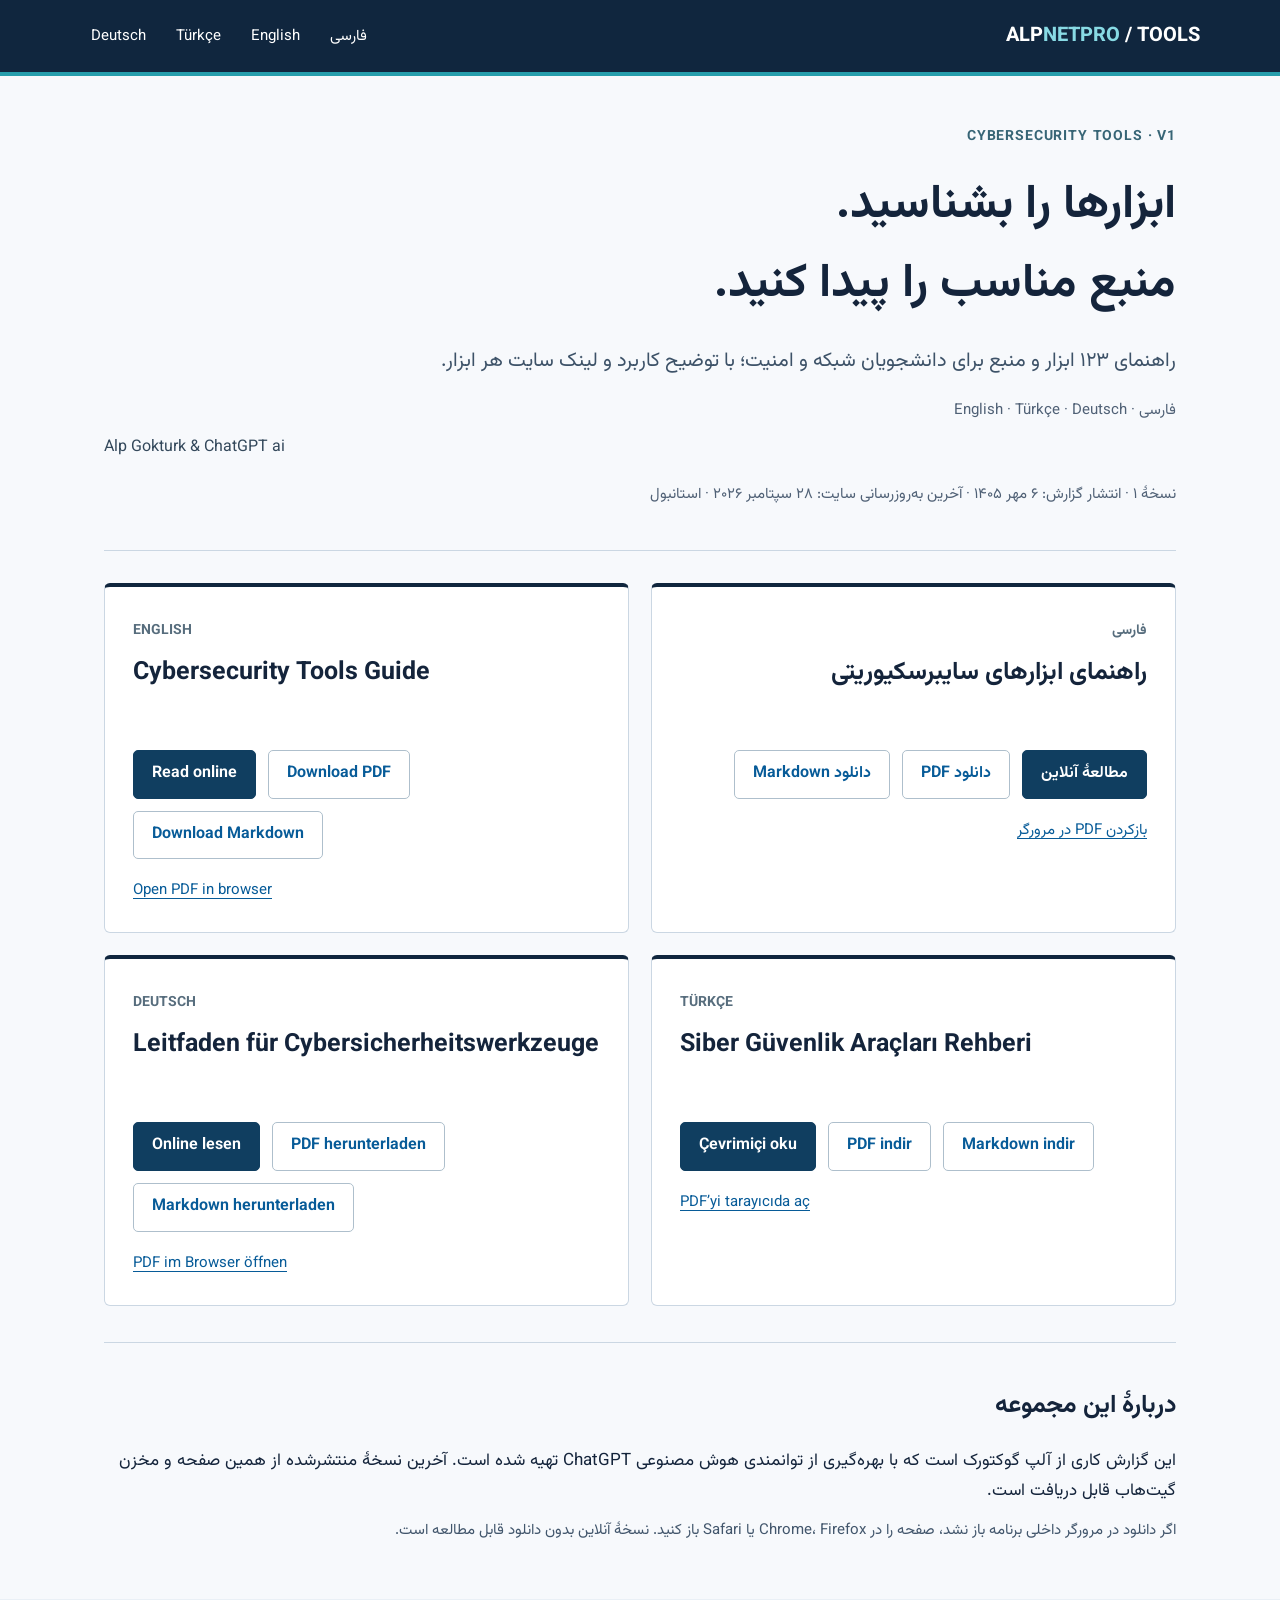
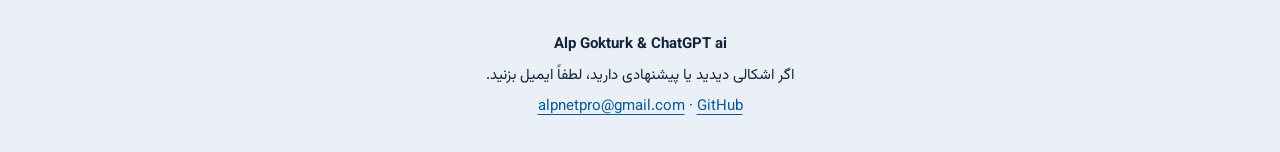
<file: index.html>
<!doctype html><html lang="fa" dir="rtl"><head>
<meta name="msvalidate.01" content="7E4026E36C564C4CF9C75FEA99165257" /><meta charset="utf-8"><meta name="viewport" content="width=device-width,initial-scale=1"><title>راهنمای ابزارهای سایبرسکیوریتی | Alp Gokturk</title><meta name="description" content="مطالعهٔ آنلاین و دانلود راهنمای ۱۲۳ ابزار امنیت و شبکه به چهار زبان."><meta name="author" content="Alp Gokturk &amp; ChatGPT ai"><link rel="canonical" href="https://alpnetpro.github.io/Cybersecurity-Tools/"><link rel="alternate" hreflang="fa" href="https://alpnetpro.github.io/Cybersecurity-Tools/fa.html"><link rel="alternate" hreflang="en" href="https://alpnetpro.github.io/Cybersecurity-Tools/en.html"><link rel="alternate" hreflang="tr" href="https://alpnetpro.github.io/Cybersecurity-Tools/tr.html"><link rel="alternate" hreflang="de" href="https://alpnetpro.github.io/Cybersecurity-Tools/de.html"><link rel="alternate" hreflang="x-default" href="https://alpnetpro.github.io/Cybersecurity-Tools/"><meta property="og:title" content="راهنمای ابزارهای سایبرسکیوریتی"><meta property="og:description" content="مطالعهٔ آنلاین و دانلود راهنمای ۱۲۳ ابزار امنیت و شبکه به چهار زبان."><meta property="og:type" content="website"><meta property="og:url" content="https://alpnetpro.github.io/Cybersecurity-Tools/"><link rel="icon" type="image/svg+xml" href="data:image/svg+xml,%3Csvg%20xmlns%3D%27http%3A//www.w3.org/2000/svg%27%20viewBox%3D%270%200%2040%2040%27%3E%3Crect%20width%3D%2740%27%20height%3D%2740%27%20rx%3D%278%27%20fill%3D%27%2310263e%27/%3E%3Ctext%20x%3D%2720%27%20y%3D%2727%27%20font-family%3D%27sans-serif%27%20font-size%3D%2722%27%20font-weight%3D%27bold%27%20text-anchor%3D%27middle%27%20fill%3D%27%2388dae4%27%3EA%3C/text%3E%3C/svg%3E"><link rel="stylesheet" href="style.css"></head><body dir="rtl" id="top"><a class="skip" href="#main">مطالعهٔ آنلاین</a><header><a class="brand" href="index.html">ALP<span>NETPRO</span> / TOOLS</a><nav aria-label="Language"><a lang="fa" href="fa.html">فارسی</a><a lang="en" href="en.html">English</a><a lang="tr" href="tr.html">Türkçe</a><a lang="de" href="de.html">Deutsch</a></nav></header><main id="main" class="wrap"><section class="hero"><span class="eyebrow">CYBERSECURITY TOOLS · V1</span><h1>ابزارها را بشناسید.<br>منبع مناسب را پیدا کنید.</h1><p class="lede">راهنمای ۱۲۳ ابزار و منبع برای دانشجویان شبکه و امنیت؛ با توضیح کاربرد و لینک سایت هر ابزار.</p><p class="meta">فارسی · English · Türkçe · Deutsch</p><p class="by">Alp Gokturk &amp; ChatGPT ai</p><p class="meta">نسخهٔ ۱ · انتشار گزارش: ۶ مهر ۱۴۰۵ · آخرین به‌روزرسانی سایت: ۲۸ سپتامبر ۲۰۲۶ · استانبول</p></section><section class="grid" aria-label="انتخاب زبان"><article class="card" lang="fa" dir="rtl"><span class="lang">فارسی</span><h2>راهنمای ابزارهای سایبرسکیوریتی</h2><div class="actions"><a class="button primary" href="fa.html">مطالعهٔ آنلاین</a><a class="button " href="cybersecurity-tools-fa.pdf" download>دانلود PDF</a><a class="button" href="cybersecurity-tools-fa.md" download>دانلود Markdown</a></div><a class="small-link" href="cybersecurity-tools-fa.pdf">بازکردن PDF در مرورگر</a></article><article class="card" lang="en" dir="ltr"><span class="lang">English</span><h2>Cybersecurity Tools Guide</h2><div class="actions"><a class="button primary" href="en.html">Read online</a><a class="button " href="cybersecurity-tools-en.pdf" download>Download PDF</a><a class="button" href="cybersecurity-tools-en.md" download>Download Markdown</a></div><a class="small-link" href="cybersecurity-tools-en.pdf">Open PDF in browser</a></article><article class="card" lang="tr" dir="ltr"><span class="lang">Türkçe</span><h2>Siber Güvenlik Araçları Rehberi</h2><div class="actions"><a class="button primary" href="tr.html">Çevrimiçi oku</a><a class="button " href="cybersecurity-tools-tr.pdf" download>PDF indir</a><a class="button" href="cybersecurity-tools-tr.md" download>Markdown indir</a></div><a class="small-link" href="cybersecurity-tools-tr.pdf">PDF’yi tarayıcıda aç</a></article><article class="card" lang="de" dir="ltr"><span class="lang">Deutsch</span><h2>Leitfaden für Cybersicherheitswerkzeuge</h2><div class="actions"><a class="button primary" href="de.html">Online lesen</a><a class="button " href="cybersecurity-tools-de.pdf" download>PDF herunterladen</a><a class="button" href="cybersecurity-tools-de.md" download>Markdown herunterladen</a></div><a class="small-link" href="cybersecurity-tools-de.pdf">PDF im Browser öffnen</a></article></section><section class="feedback"><h2>دربارهٔ این مجموعه</h2><p>این گزارش کاری از آلپ گوکتورک است که با بهره‌گیری از توانمندی هوش مصنوعی ChatGPT تهیه شده است. آخرین نسخهٔ منتشرشده از همین صفحه و مخزن گیت‌هاب قابل دریافت است.</p><p class="hint">اگر دانلود در مرورگر داخلی برنامه باز نشد، صفحه را در Chrome، Firefox یا Safari باز کنید. نسخهٔ آنلاین بدون دانلود قابل مطالعه است.</p></section></main><footer><p dir="ltr"><strong>Alp Gokturk &amp; ChatGPT ai</strong></p><p>اگر اشکالی دیدید یا پیشنهادی دارید، لطفاً ایمیل بزنید.</p><p><a href="mailto:alpnetpro@gmail.com">alpnetpro@gmail.com</a> · <a href="https://github.com/alpnetpro/Cybersecurity-Tools">GitHub</a></p></footer></body></html>
</file>
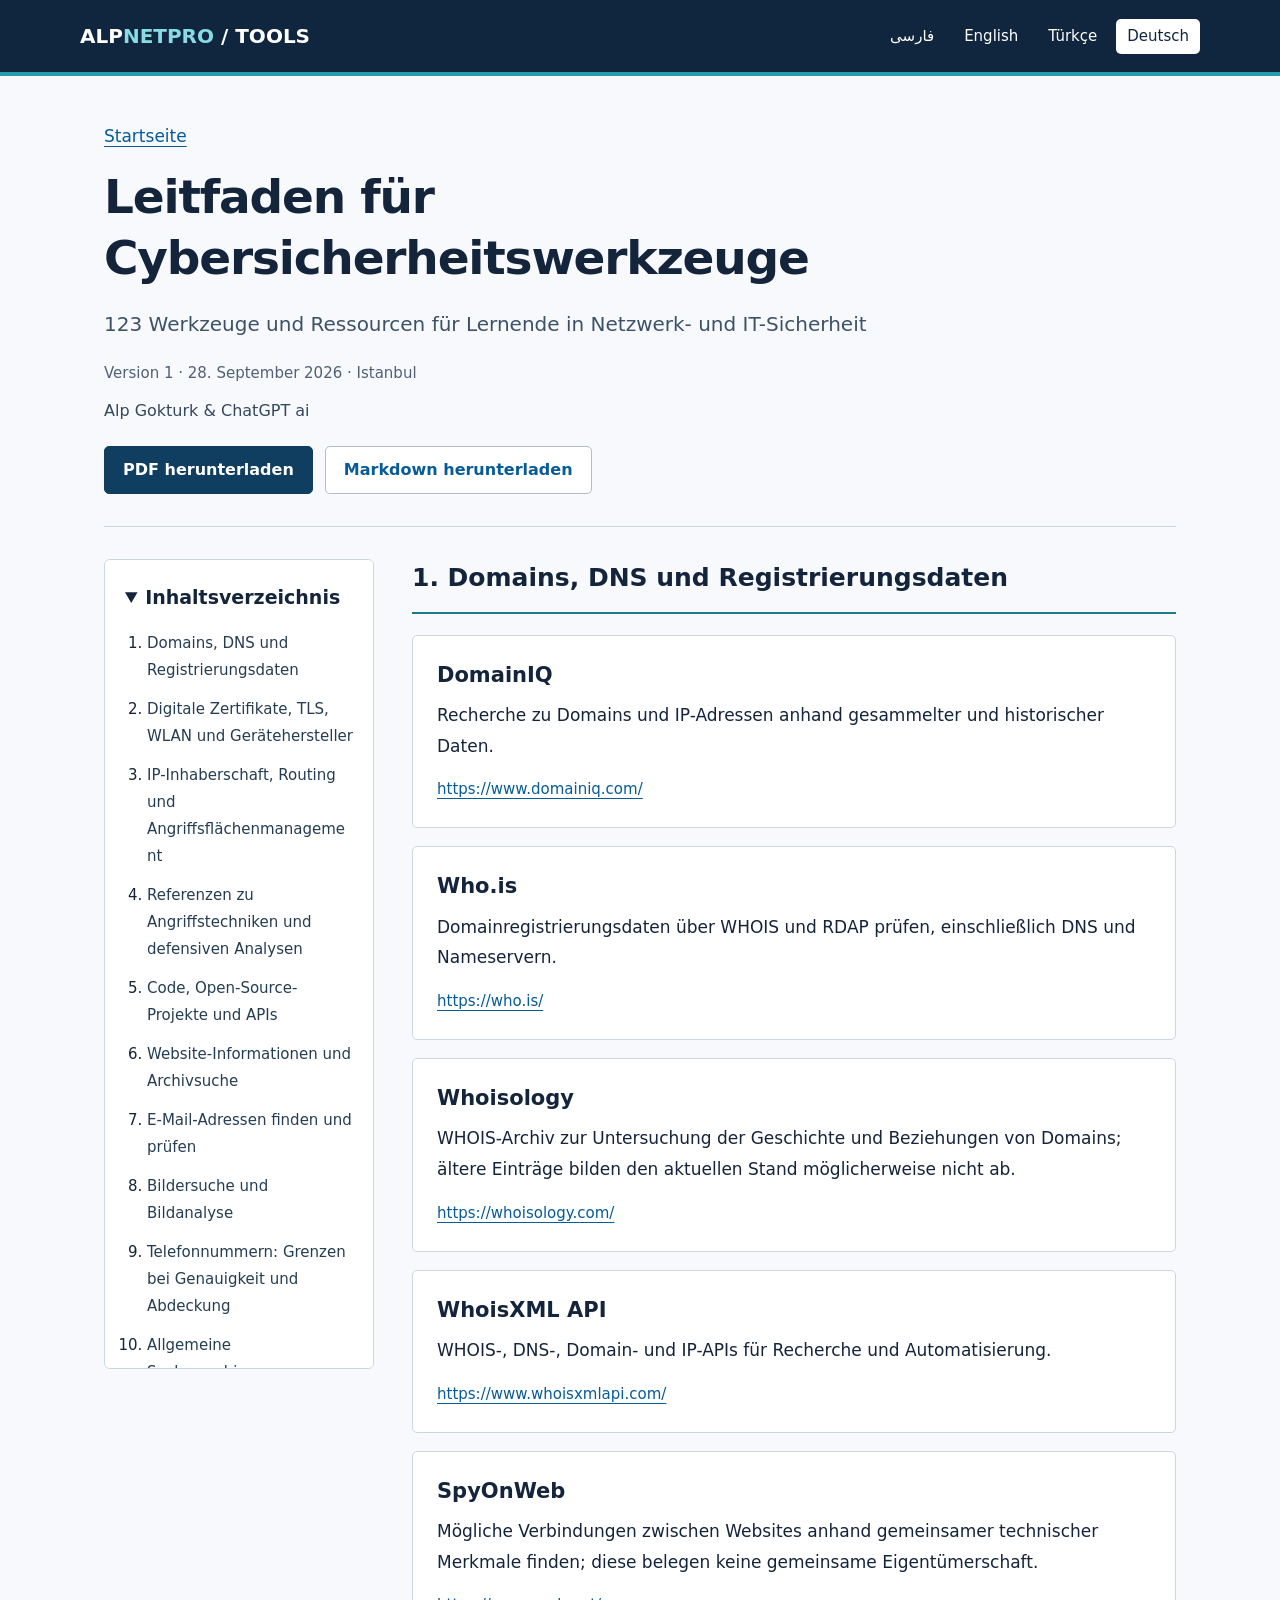
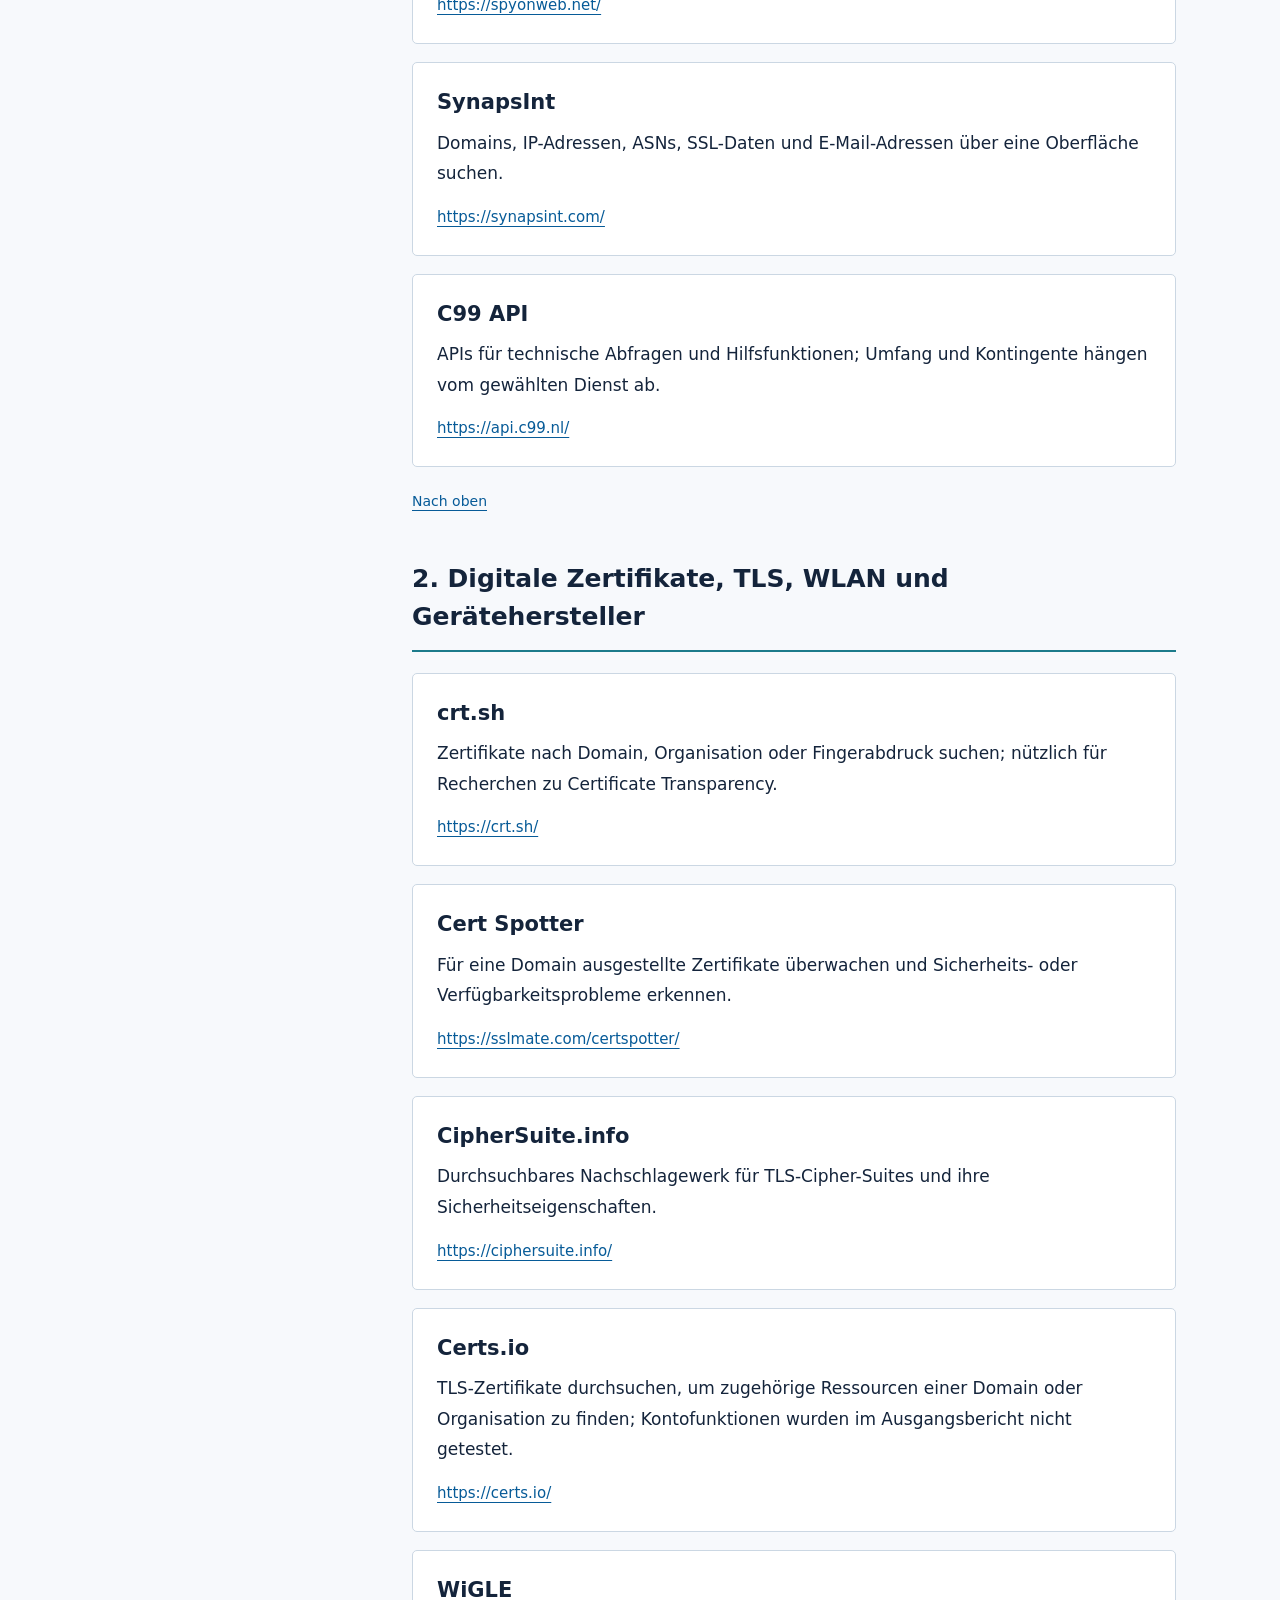
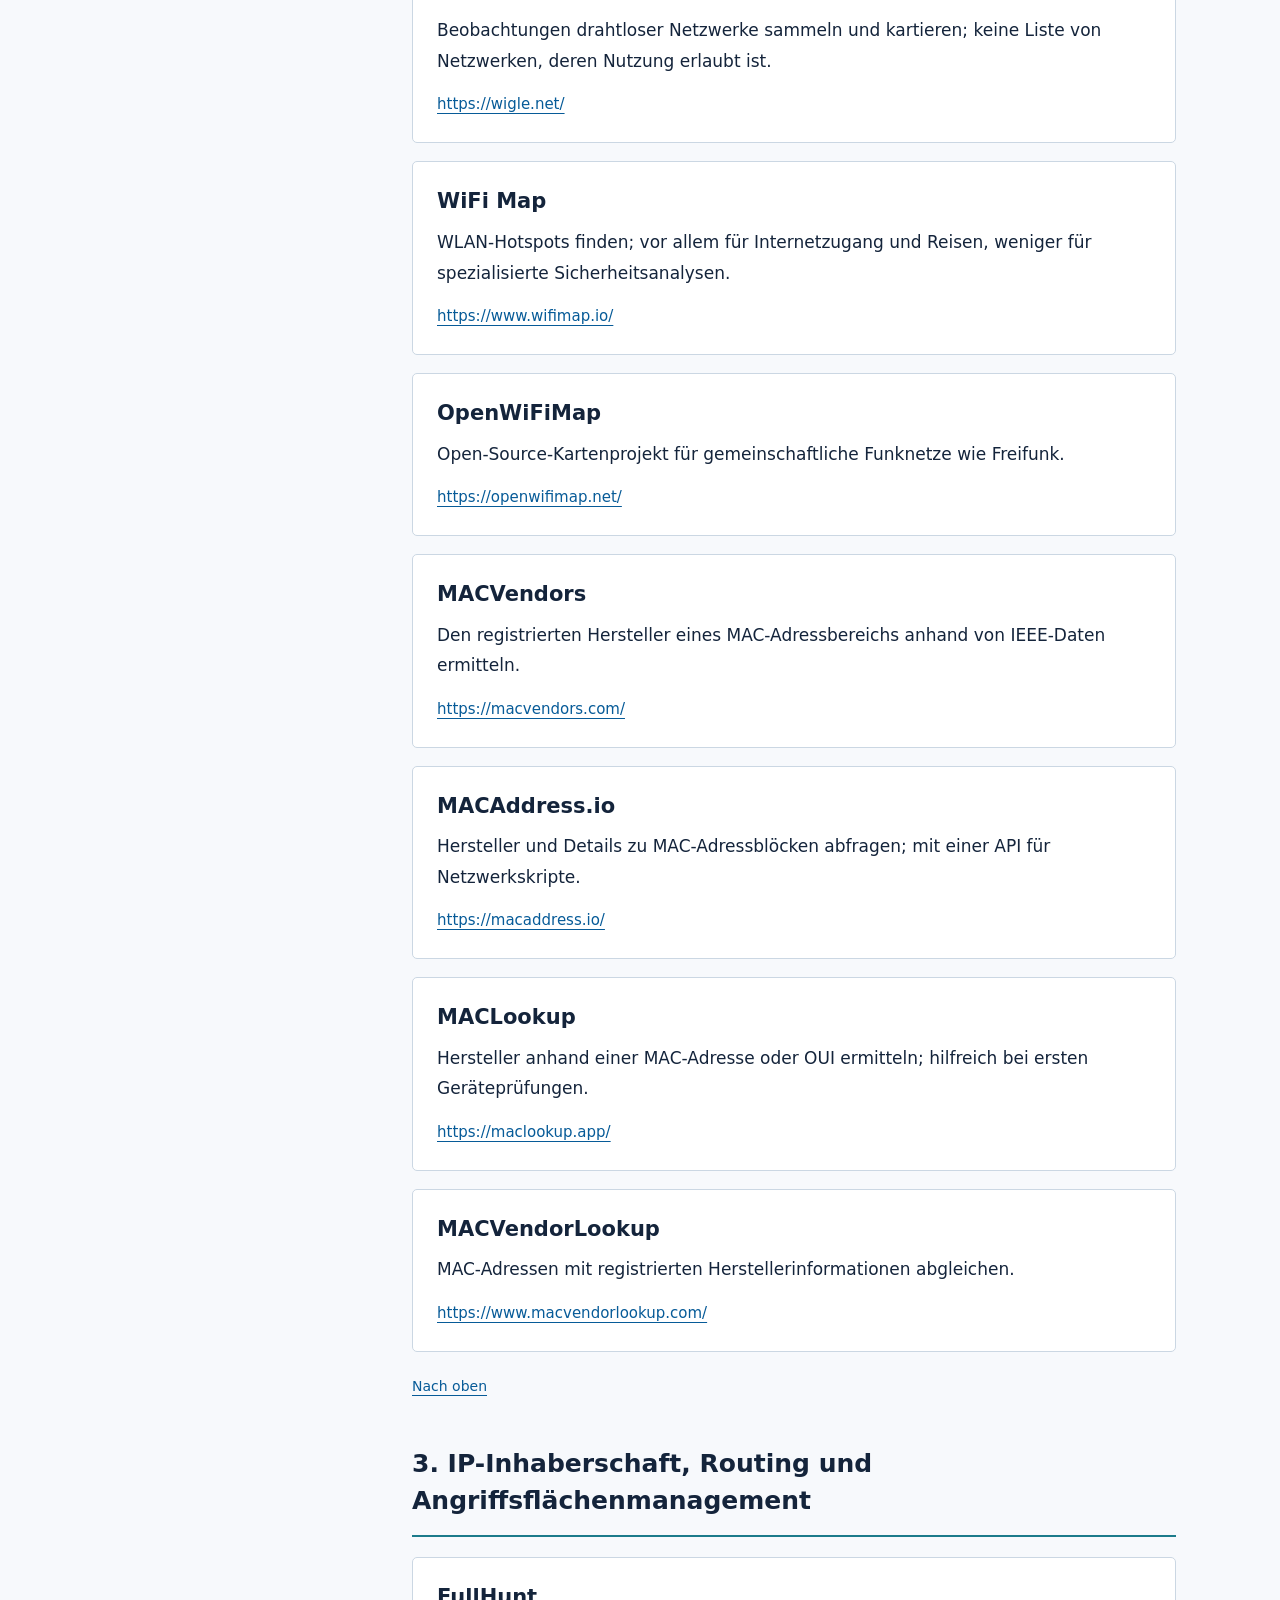
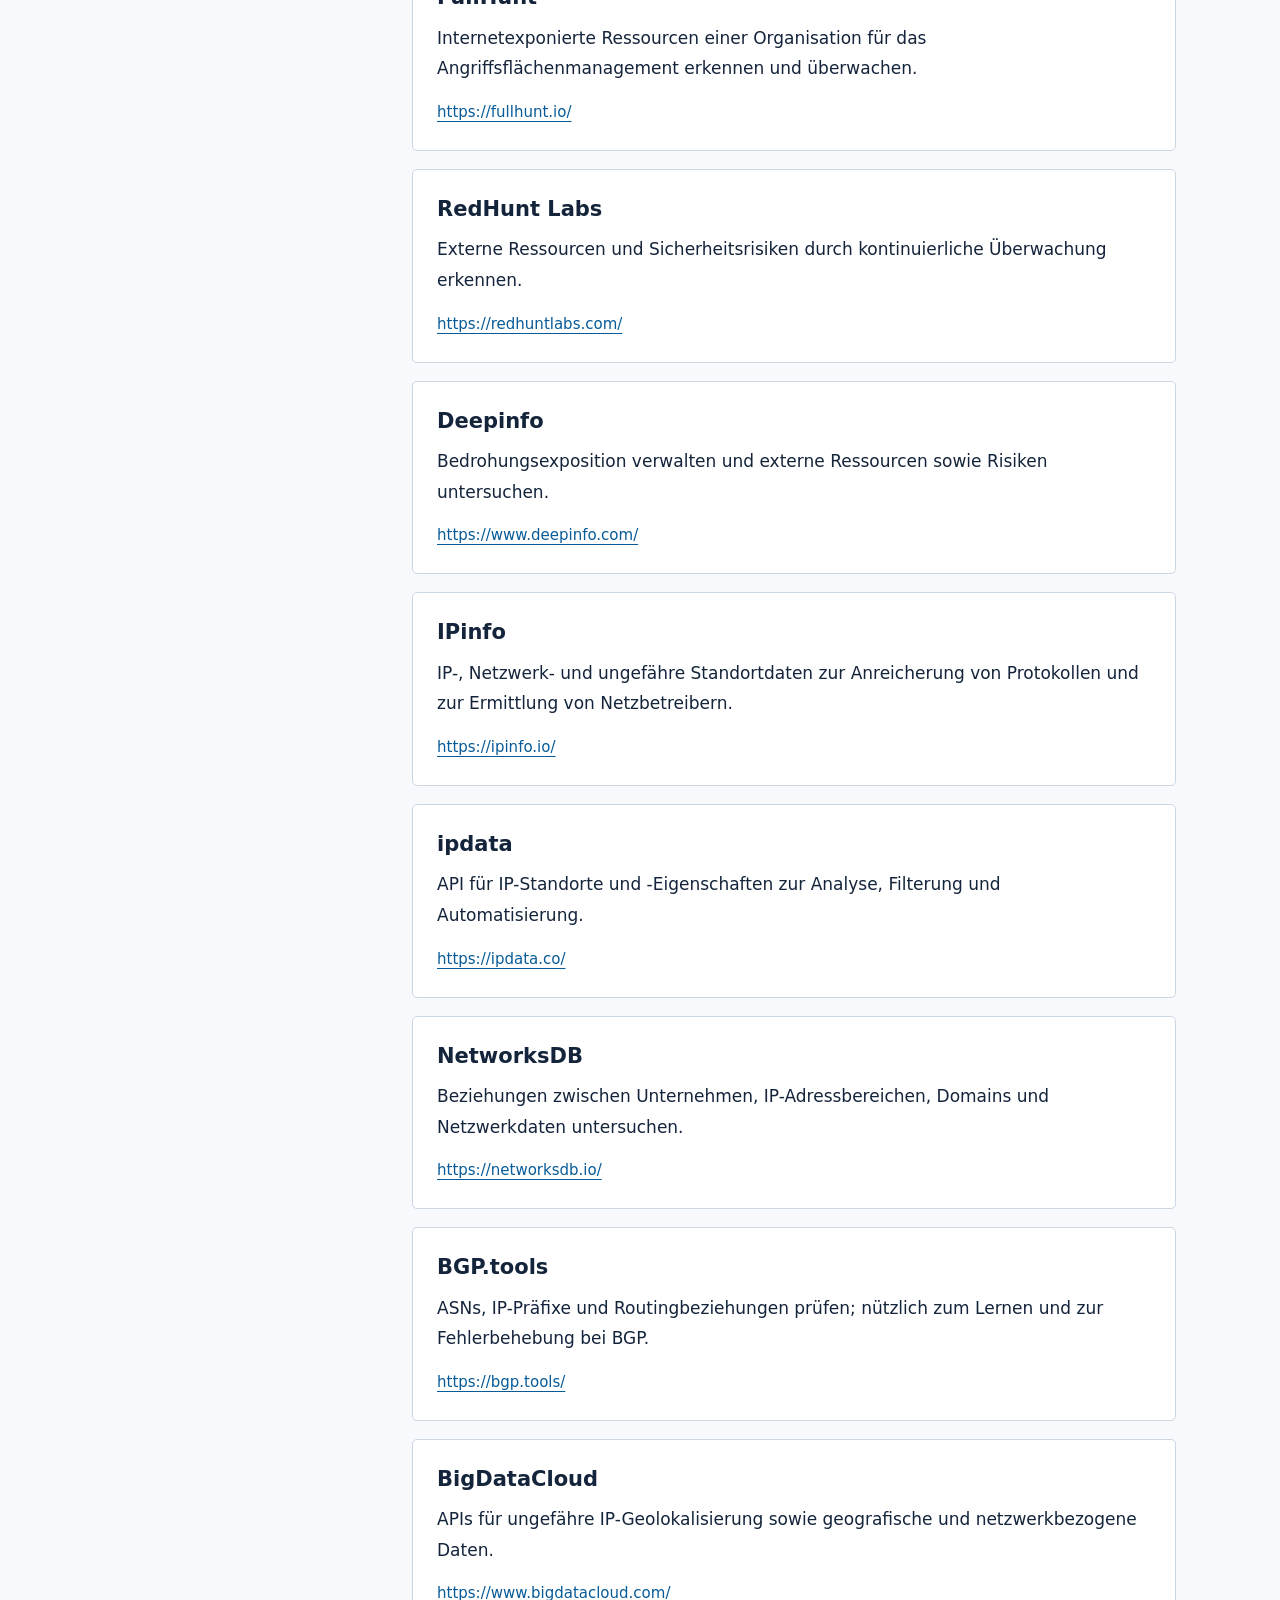
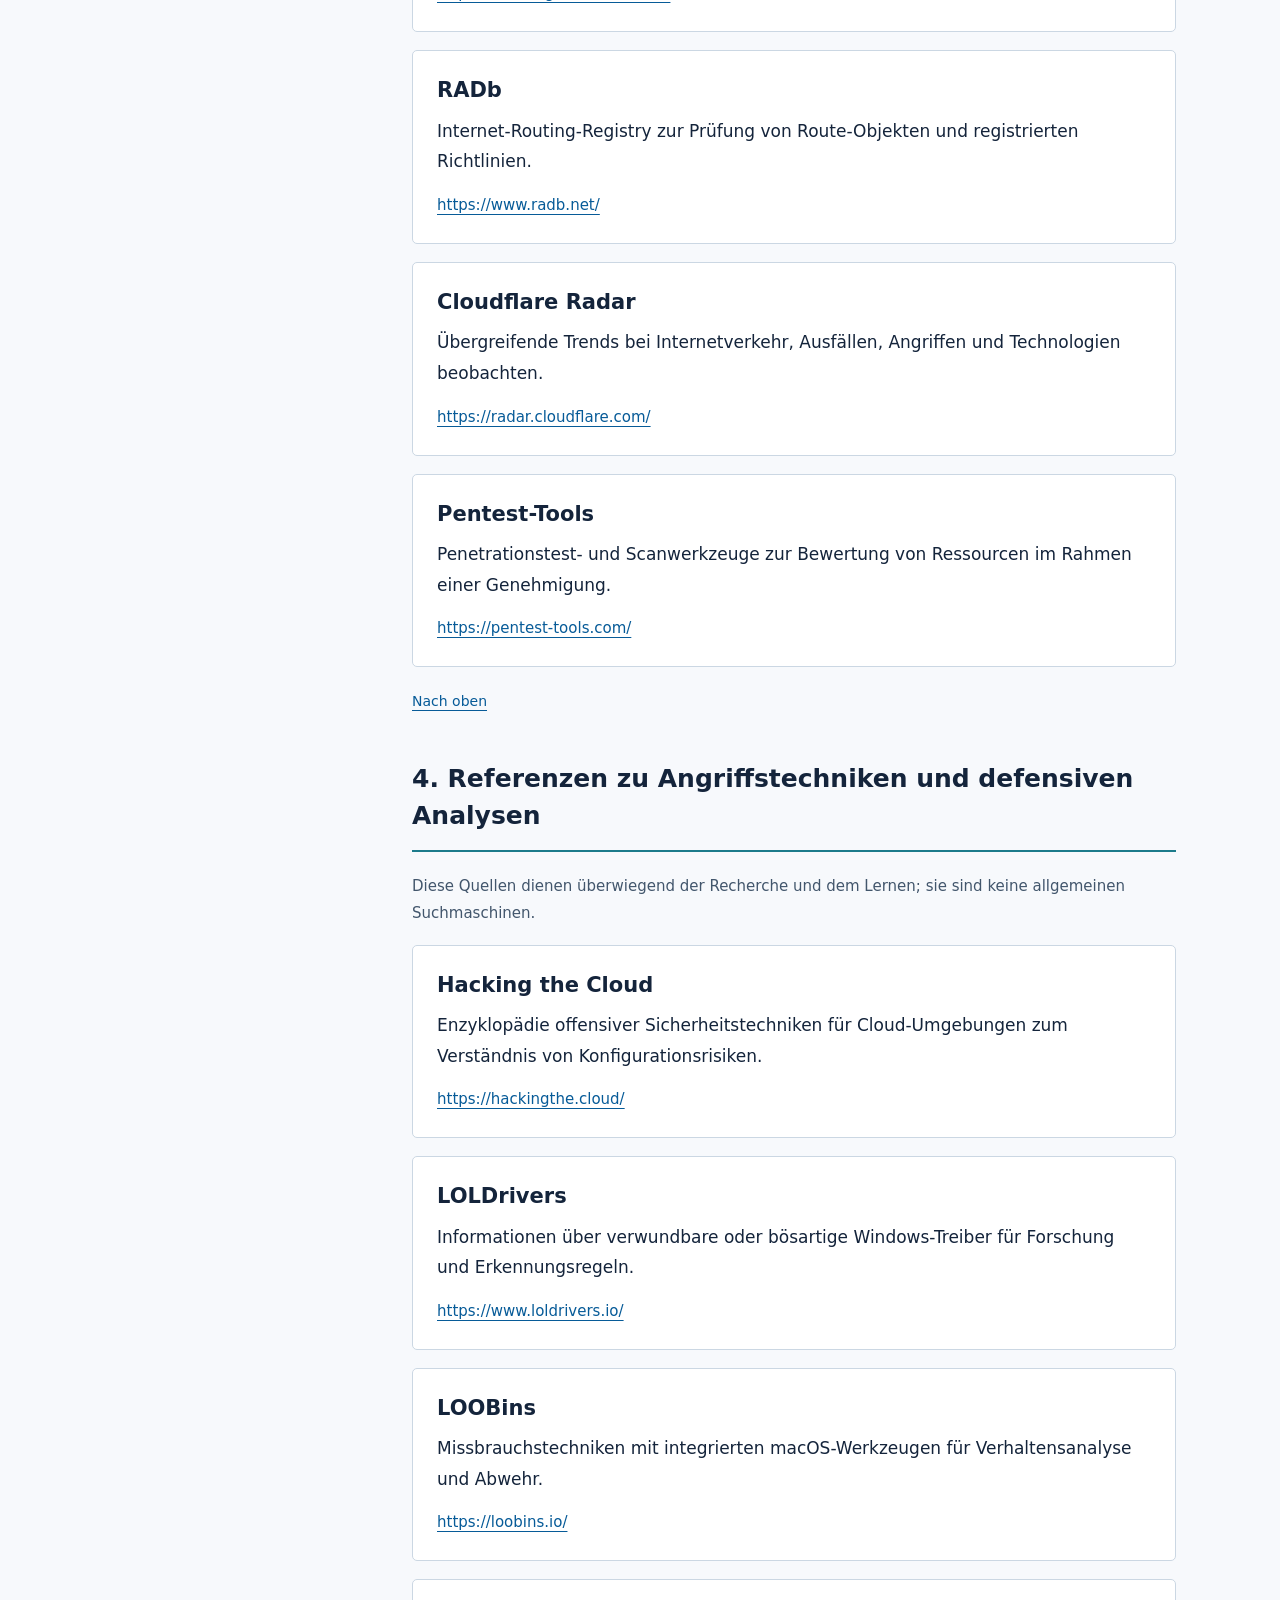
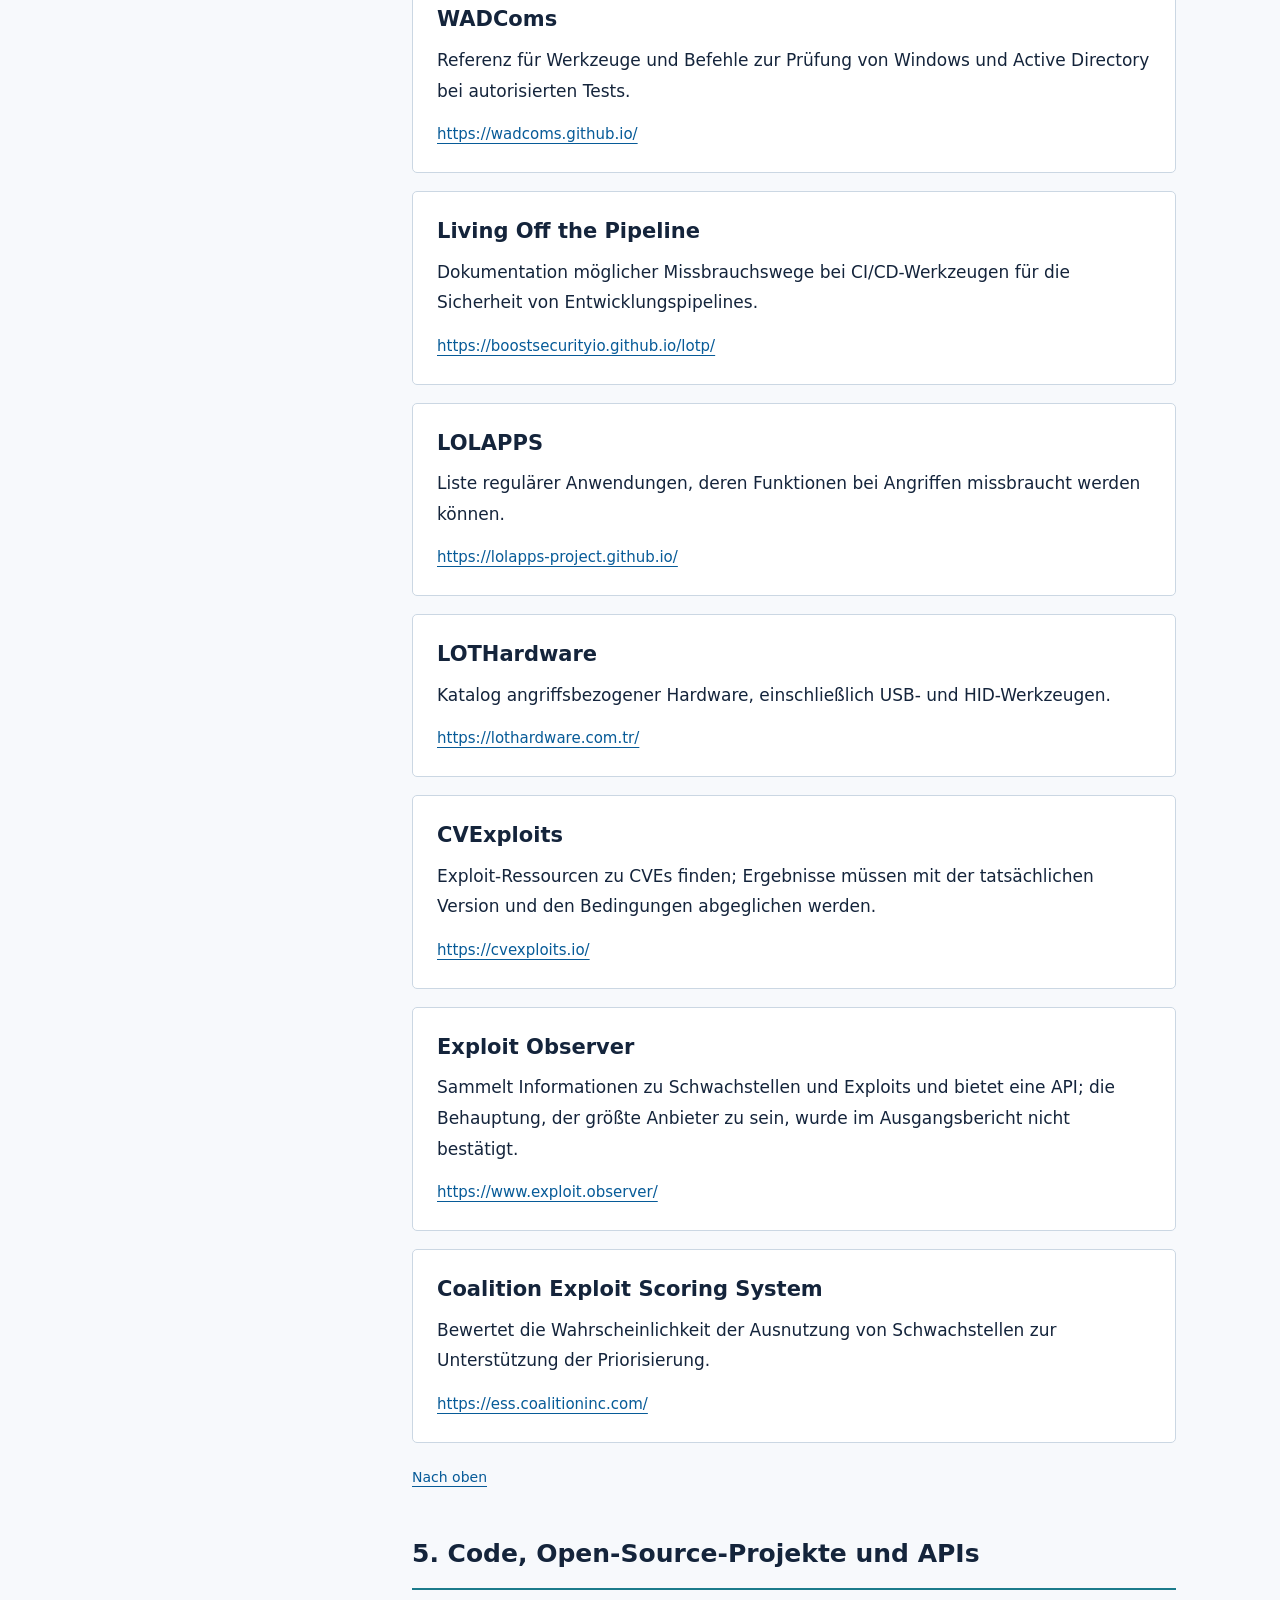
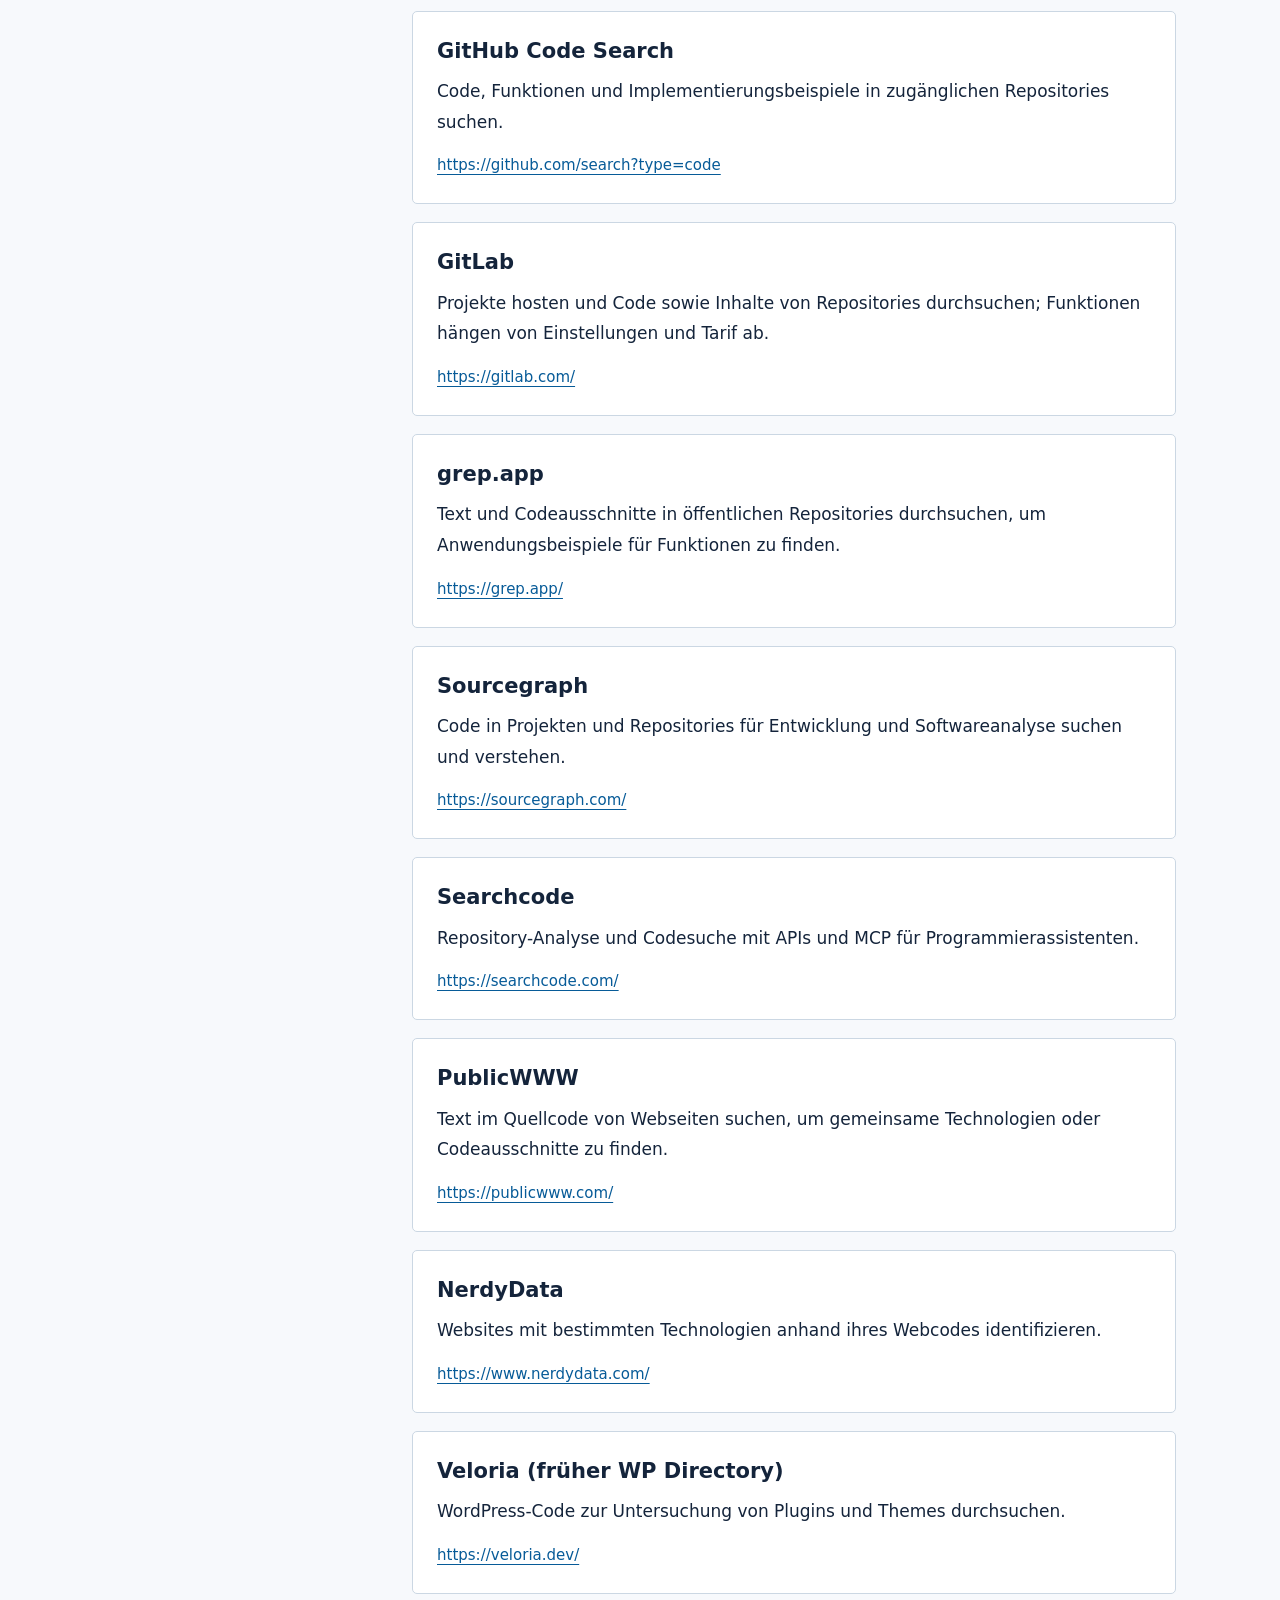
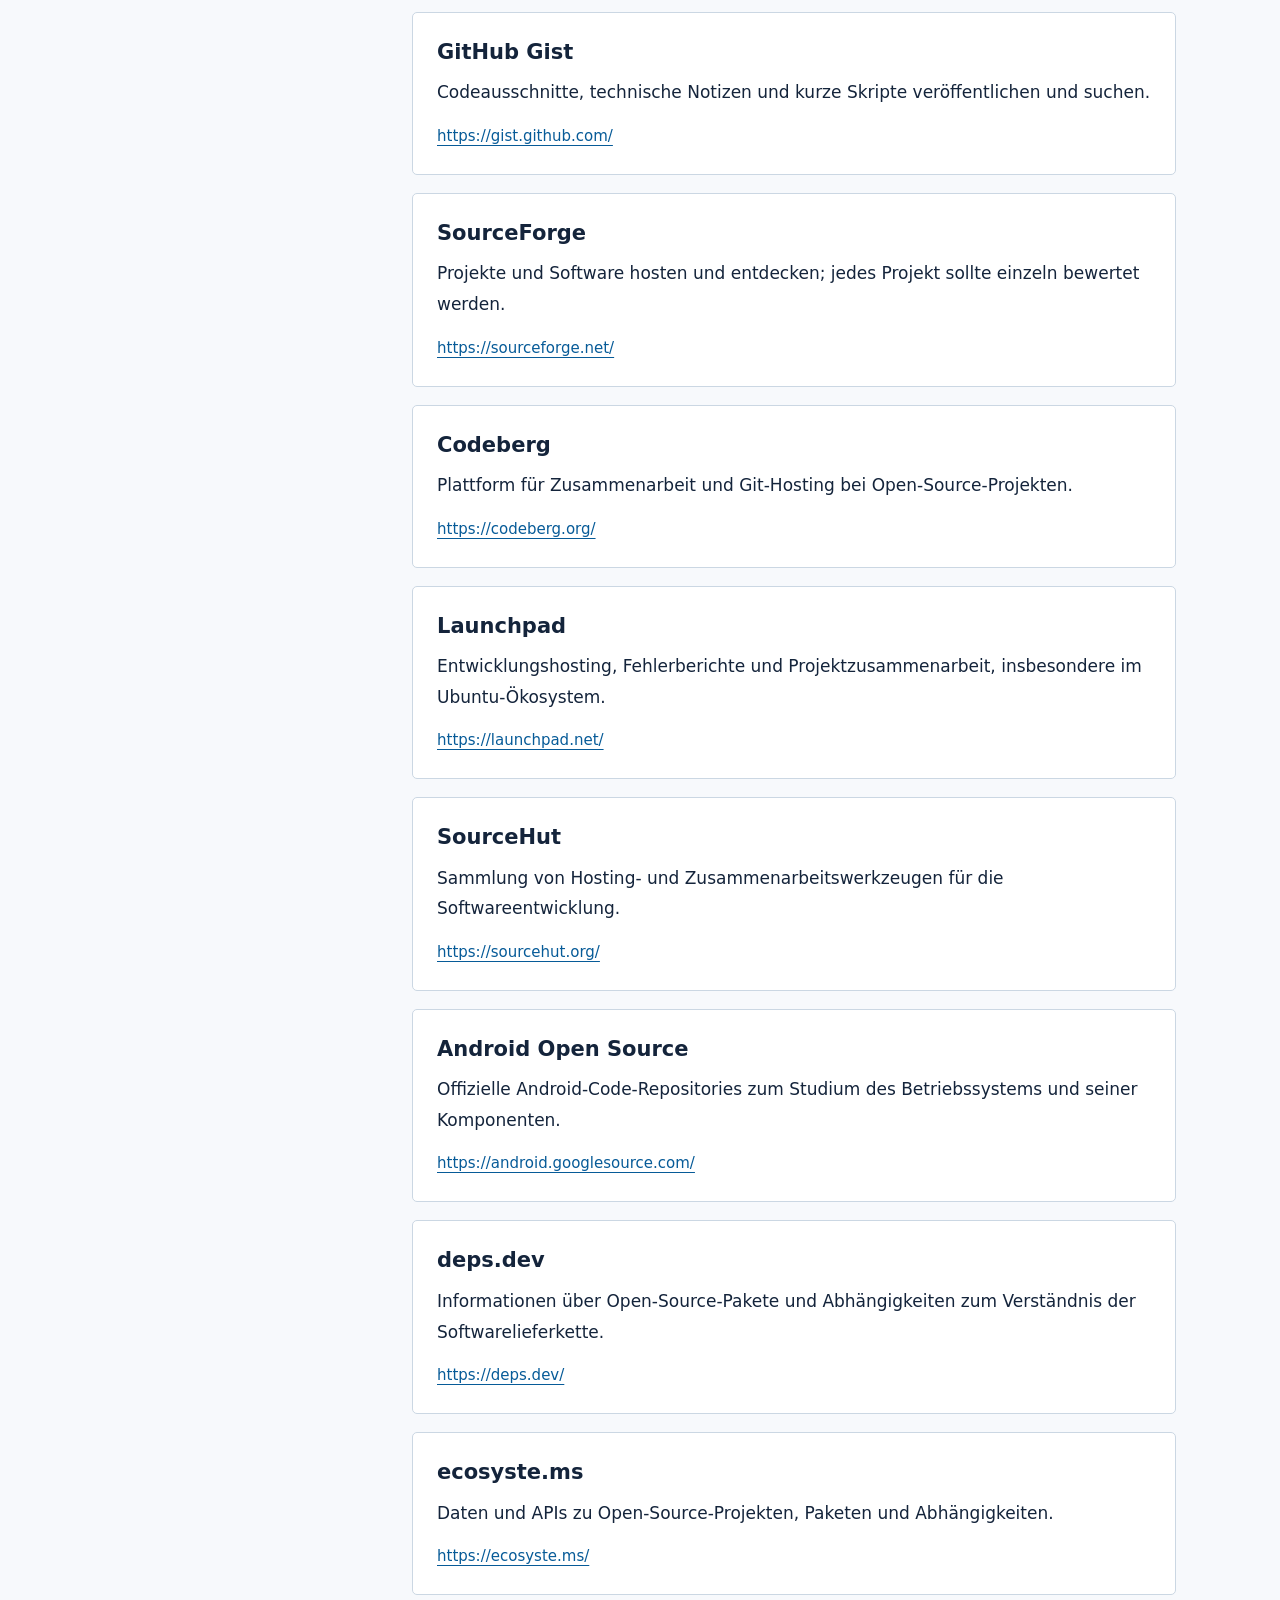
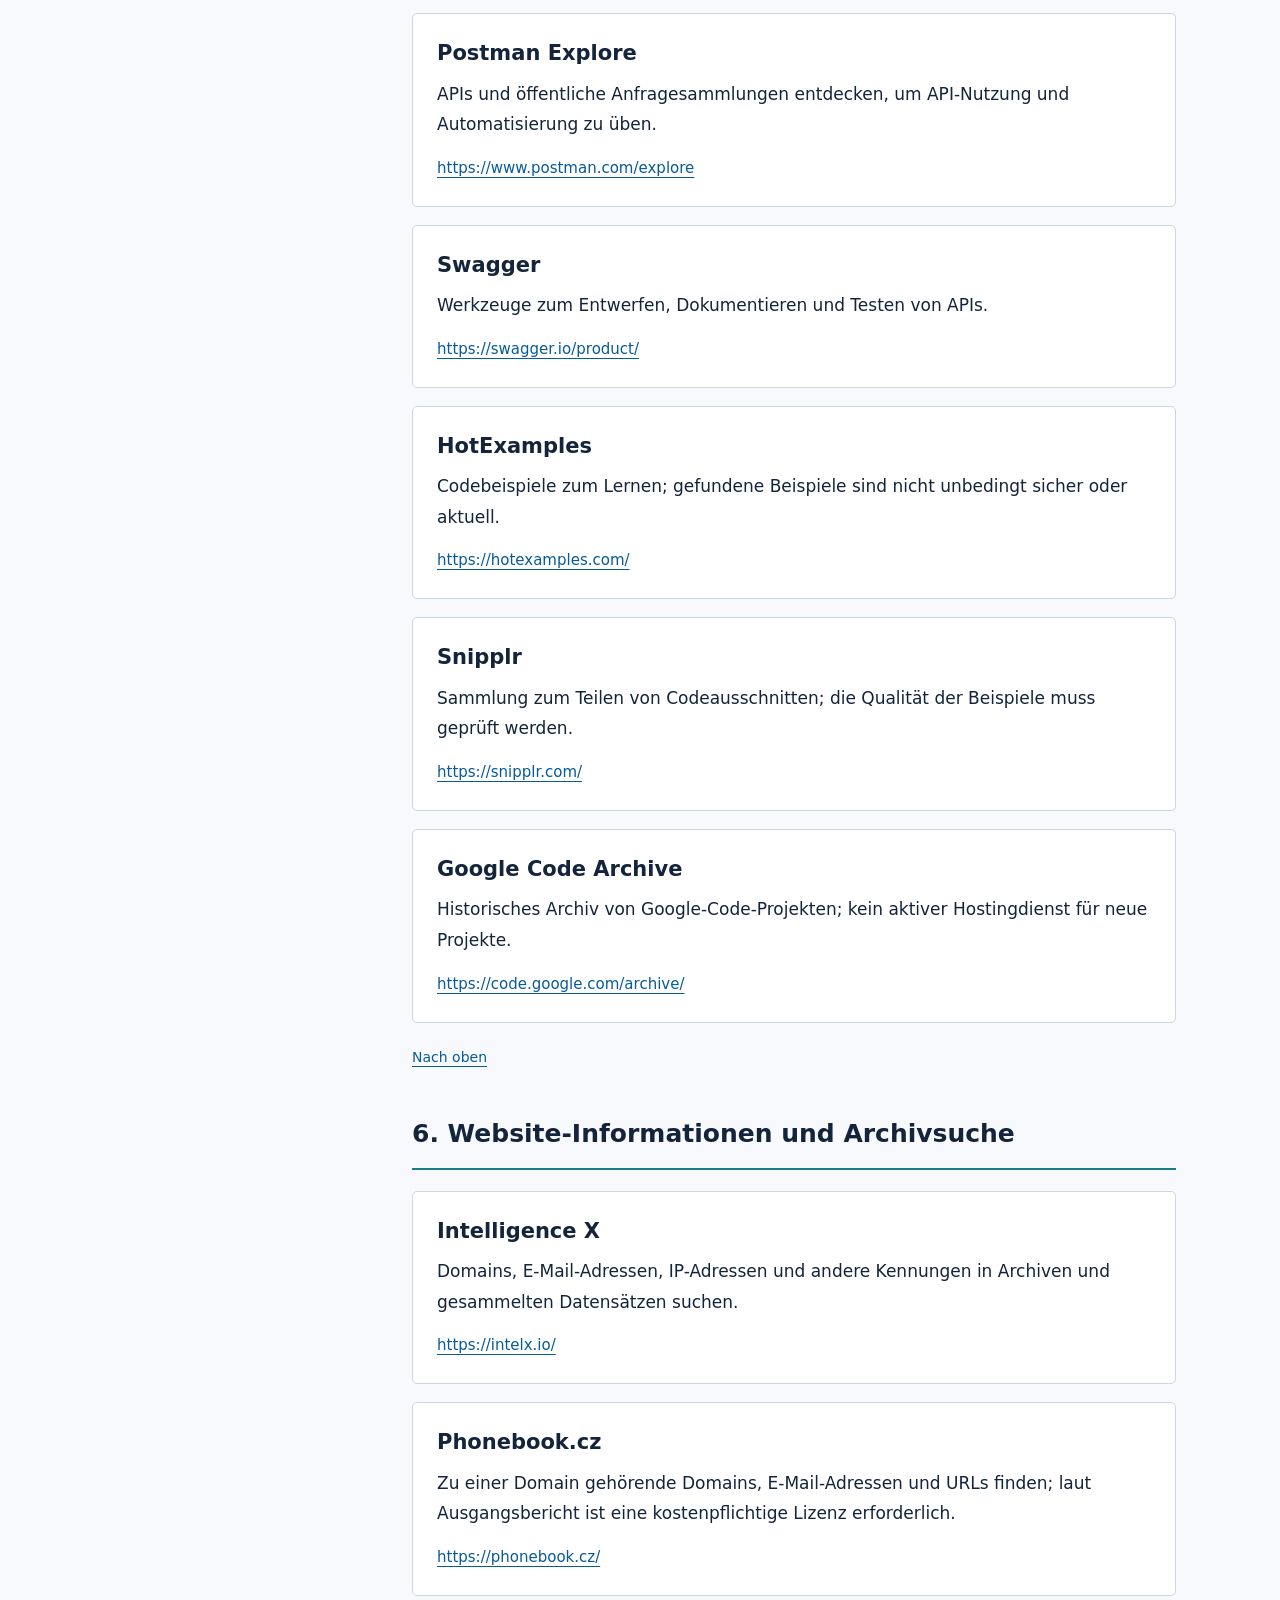
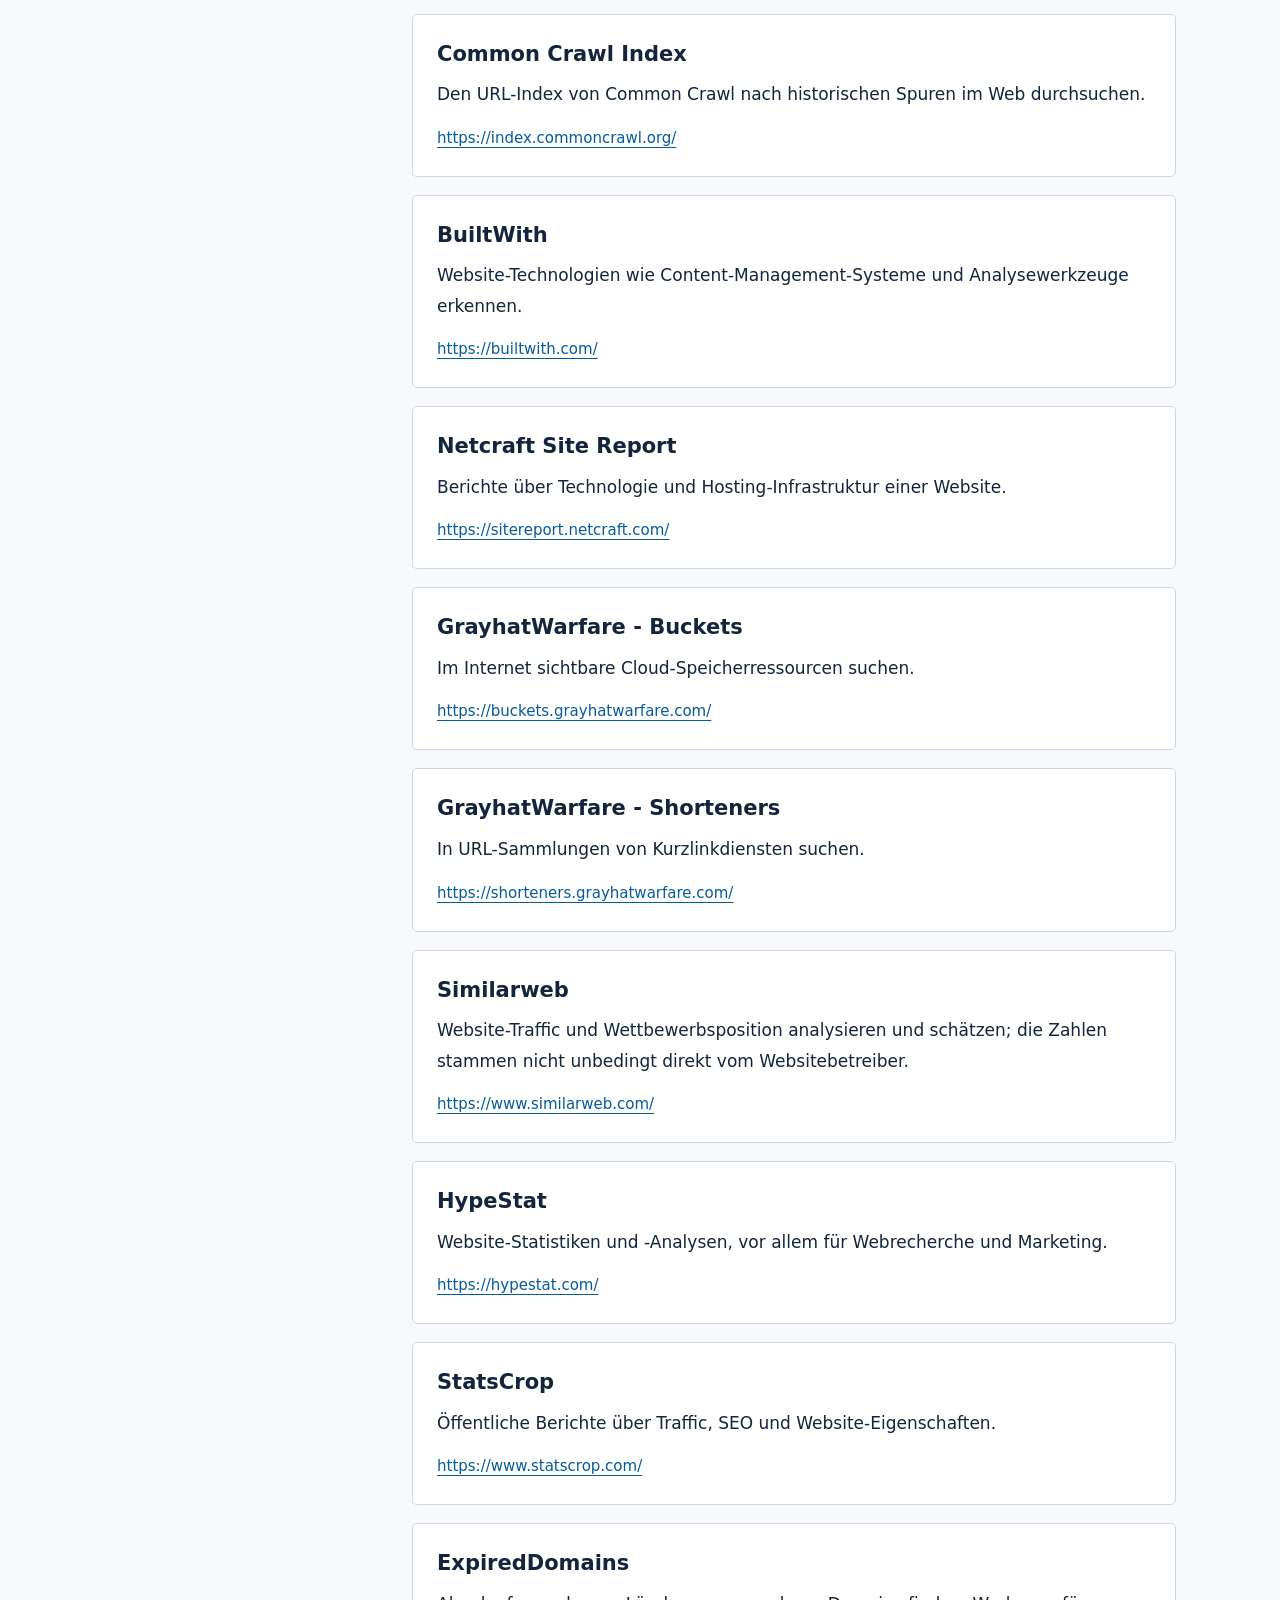
<file: de.html>
<!doctype html><html lang="de" dir="ltr"><head><meta charset="utf-8"><meta name="viewport" content="width=device-width,initial-scale=1"><title>Leitfaden für Cybersicherheitswerkzeuge | Alp Gokturk</title><meta name="description" content="123 Werkzeuge und Ressourcen für Lernende in Netzwerk- und IT-Sicherheit"><meta name="author" content="Alp Gokturk &amp; ChatGPT ai"><link rel="canonical" href="https://alpnetpro.github.io/Cybersecurity-Tools/de.html"><link rel="alternate" hreflang="fa" href="https://alpnetpro.github.io/Cybersecurity-Tools/fa.html"><link rel="alternate" hreflang="en" href="https://alpnetpro.github.io/Cybersecurity-Tools/en.html"><link rel="alternate" hreflang="tr" href="https://alpnetpro.github.io/Cybersecurity-Tools/tr.html"><link rel="alternate" hreflang="de" href="https://alpnetpro.github.io/Cybersecurity-Tools/de.html"><link rel="alternate" hreflang="x-default" href="https://alpnetpro.github.io/Cybersecurity-Tools/"><meta property="og:title" content="Leitfaden für Cybersicherheitswerkzeuge"><meta property="og:description" content="123 Werkzeuge und Ressourcen für Lernende in Netzwerk- und IT-Sicherheit"><meta property="og:type" content="website"><meta property="og:url" content="https://alpnetpro.github.io/Cybersecurity-Tools/de.html"><link rel="icon" type="image/svg+xml" href="data:image/svg+xml,%3Csvg%20xmlns%3D%27http%3A//www.w3.org/2000/svg%27%20viewBox%3D%270%200%2040%2040%27%3E%3Crect%20width%3D%2740%27%20height%3D%2740%27%20rx%3D%278%27%20fill%3D%27%2310263e%27/%3E%3Ctext%20x%3D%2720%27%20y%3D%2727%27%20font-family%3D%27sans-serif%27%20font-size%3D%2722%27%20font-weight%3D%27bold%27%20text-anchor%3D%27middle%27%20fill%3D%27%2388dae4%27%3EA%3C/text%3E%3C/svg%3E"><link rel="stylesheet" href="style.css"></head><body dir="ltr" id="top"><a class="skip" href="#main">Online lesen</a><header><a class="brand" href="index.html">ALP<span>NETPRO</span> / TOOLS</a><nav aria-label="Language"><a lang="fa" href="fa.html">فارسی</a><a lang="en" href="en.html">English</a><a lang="tr" href="tr.html">Türkçe</a><a lang="de" href="de.html" aria-current="page">Deutsch</a></nav></header><main id="main" class="wrap"><section class="hero"><a href="index.html">Startseite</a><h1>Leitfaden für Cybersicherheitswerkzeuge</h1><p class="lede">123 Werkzeuge und Ressourcen für Lernende in Netzwerk- und IT-Sicherheit</p><p class="meta">Version 1 · 28. September 2026 · Istanbul</p><p class="by">Alp Gokturk &amp; ChatGPT ai</p><div class="actions"><a class="button primary" href="cybersecurity-tools-de.pdf" download>PDF herunterladen</a><a class="button" href="cybersecurity-tools-de.md" download>Markdown herunterladen</a></div></section><div class="reader"><details class="toc" open><summary>Inhaltsverzeichnis</summary><ol><li><a href="#s1">Domains, DNS und Registrierungsdaten</a></li><li><a href="#s2">Digitale Zertifikate, TLS, WLAN und Gerätehersteller</a></li><li><a href="#s3">IP-Inhaberschaft, Routing und Angriffsflächenmanagement</a></li><li><a href="#s4">Referenzen zu Angriffstechniken und defensiven Analysen</a></li><li><a href="#s5">Code, Open-Source-Projekte und APIs</a></li><li><a href="#s6">Website-Informationen und Archivsuche</a></li><li><a href="#s7">E-Mail-Adressen finden und prüfen</a></li><li><a href="#s8">Bildersuche und Bildanalyse</a></li><li><a href="#s9">Telefonnummern: Grenzen bei Genauigkeit und Abdeckung</a></li><li><a href="#s10">Allgemeine Suchmaschinen</a></li></ol></details><div class="chapters"><section class="chapter" id="s1"><h2>1. Domains, DNS und Registrierungsdaten</h2><article class="tool"><h3>DomainIQ</h3><p>Recherche zu Domains und IP-Adressen anhand gesammelter und historischer Daten.</p><a class="source" href="https://www.domainiq.com/" rel="noopener noreferrer">https://www.domainiq.com/</a></article><article class="tool"><h3>Who.is</h3><p>Domainregistrierungsdaten über WHOIS und RDAP prüfen, einschließlich DNS und Nameservern.</p><a class="source" href="https://who.is/" rel="noopener noreferrer">https://who.is/</a></article><article class="tool"><h3>Whoisology</h3><p>WHOIS-Archiv zur Untersuchung der Geschichte und Beziehungen von Domains; ältere Einträge bilden den aktuellen Stand möglicherweise nicht ab.</p><a class="source" href="https://whoisology.com/" rel="noopener noreferrer">https://whoisology.com/</a></article><article class="tool"><h3>WhoisXML API</h3><p>WHOIS-, DNS-, Domain- und IP-APIs für Recherche und Automatisierung.</p><a class="source" href="https://www.whoisxmlapi.com/" rel="noopener noreferrer">https://www.whoisxmlapi.com/</a></article><article class="tool"><h3>SpyOnWeb</h3><p>Mögliche Verbindungen zwischen Websites anhand gemeinsamer technischer Merkmale finden; diese belegen keine gemeinsame Eigentümerschaft.</p><a class="source" href="https://spyonweb.net/" rel="noopener noreferrer">https://spyonweb.net/</a></article><article class="tool"><h3>SynapsInt</h3><p>Domains, IP-Adressen, ASNs, SSL-Daten und E-Mail-Adressen über eine Oberfläche suchen.</p><a class="source" href="https://synapsint.com/" rel="noopener noreferrer">https://synapsint.com/</a></article><article class="tool"><h3>C99 API</h3><p>APIs für technische Abfragen und Hilfsfunktionen; Umfang und Kontingente hängen vom gewählten Dienst ab.</p><a class="source" href="https://api.c99.nl/" rel="noopener noreferrer">https://api.c99.nl/</a></article><a class="section-top" href="#top">Nach oben</a></section><section class="chapter" id="s2"><h2>2. Digitale Zertifikate, TLS, WLAN und Gerätehersteller</h2><article class="tool"><h3>crt.sh</h3><p>Zertifikate nach Domain, Organisation oder Fingerabdruck suchen; nützlich für Recherchen zu Certificate Transparency.</p><a class="source" href="https://crt.sh/" rel="noopener noreferrer">https://crt.sh/</a></article><article class="tool"><h3>Cert Spotter</h3><p>Für eine Domain ausgestellte Zertifikate überwachen und Sicherheits- oder Verfügbarkeitsprobleme erkennen.</p><a class="source" href="https://sslmate.com/certspotter/" rel="noopener noreferrer">https://sslmate.com/certspotter/</a></article><article class="tool"><h3>CipherSuite.info</h3><p>Durchsuchbares Nachschlagewerk für TLS-Cipher-Suites und ihre Sicherheitseigenschaften.</p><a class="source" href="https://ciphersuite.info/" rel="noopener noreferrer">https://ciphersuite.info/</a></article><article class="tool"><h3>Certs.io</h3><p>TLS-Zertifikate durchsuchen, um zugehörige Ressourcen einer Domain oder Organisation zu finden; Kontofunktionen wurden im Ausgangsbericht nicht getestet.</p><a class="source" href="https://certs.io/" rel="noopener noreferrer">https://certs.io/</a></article><article class="tool"><h3>WiGLE</h3><p>Beobachtungen drahtloser Netzwerke sammeln und kartieren; keine Liste von Netzwerken, deren Nutzung erlaubt ist.</p><a class="source" href="https://wigle.net/" rel="noopener noreferrer">https://wigle.net/</a></article><article class="tool"><h3>WiFi Map</h3><p>WLAN-Hotspots finden; vor allem für Internetzugang und Reisen, weniger für spezialisierte Sicherheitsanalysen.</p><a class="source" href="https://www.wifimap.io/" rel="noopener noreferrer">https://www.wifimap.io/</a></article><article class="tool"><h3>OpenWiFiMap</h3><p>Open-Source-Kartenprojekt für gemeinschaftliche Funknetze wie Freifunk.</p><a class="source" href="https://openwifimap.net/" rel="noopener noreferrer">https://openwifimap.net/</a></article><article class="tool"><h3>MACVendors</h3><p>Den registrierten Hersteller eines MAC-Adressbereichs anhand von IEEE-Daten ermitteln.</p><a class="source" href="https://macvendors.com/" rel="noopener noreferrer">https://macvendors.com/</a></article><article class="tool"><h3>MACAddress.io</h3><p>Hersteller und Details zu MAC-Adressblöcken abfragen; mit einer API für Netzwerkskripte.</p><a class="source" href="https://macaddress.io/" rel="noopener noreferrer">https://macaddress.io/</a></article><article class="tool"><h3>MACLookup</h3><p>Hersteller anhand einer MAC-Adresse oder OUI ermitteln; hilfreich bei ersten Geräteprüfungen.</p><a class="source" href="https://maclookup.app/" rel="noopener noreferrer">https://maclookup.app/</a></article><article class="tool"><h3>MACVendorLookup</h3><p>MAC-Adressen mit registrierten Herstellerinformationen abgleichen.</p><a class="source" href="https://www.macvendorlookup.com/" rel="noopener noreferrer">https://www.macvendorlookup.com/</a></article><a class="section-top" href="#top">Nach oben</a></section><section class="chapter" id="s3"><h2>3. IP-Inhaberschaft, Routing und Angriffsflächenmanagement</h2><article class="tool"><h3>FullHunt</h3><p>Internetexponierte Ressourcen einer Organisation für das Angriffsflächenmanagement erkennen und überwachen.</p><a class="source" href="https://fullhunt.io/" rel="noopener noreferrer">https://fullhunt.io/</a></article><article class="tool"><h3>RedHunt Labs</h3><p>Externe Ressourcen und Sicherheitsrisiken durch kontinuierliche Überwachung erkennen.</p><a class="source" href="https://redhuntlabs.com/" rel="noopener noreferrer">https://redhuntlabs.com/</a></article><article class="tool"><h3>Deepinfo</h3><p>Bedrohungsexposition verwalten und externe Ressourcen sowie Risiken untersuchen.</p><a class="source" href="https://www.deepinfo.com/" rel="noopener noreferrer">https://www.deepinfo.com/</a></article><article class="tool"><h3>IPinfo</h3><p>IP-, Netzwerk- und ungefähre Standortdaten zur Anreicherung von Protokollen und zur Ermittlung von Netzbetreibern.</p><a class="source" href="https://ipinfo.io/" rel="noopener noreferrer">https://ipinfo.io/</a></article><article class="tool"><h3>ipdata</h3><p>API für IP-Standorte und -Eigenschaften zur Analyse, Filterung und Automatisierung.</p><a class="source" href="https://ipdata.co/" rel="noopener noreferrer">https://ipdata.co/</a></article><article class="tool"><h3>NetworksDB</h3><p>Beziehungen zwischen Unternehmen, IP-Adressbereichen, Domains und Netzwerkdaten untersuchen.</p><a class="source" href="https://networksdb.io/" rel="noopener noreferrer">https://networksdb.io/</a></article><article class="tool"><h3>BGP.tools</h3><p>ASNs, IP-Präfixe und Routingbeziehungen prüfen; nützlich zum Lernen und zur Fehlerbehebung bei BGP.</p><a class="source" href="https://bgp.tools/" rel="noopener noreferrer">https://bgp.tools/</a></article><article class="tool"><h3>BigDataCloud</h3><p>APIs für ungefähre IP-Geolokalisierung sowie geografische und netzwerkbezogene Daten.</p><a class="source" href="https://www.bigdatacloud.com/" rel="noopener noreferrer">https://www.bigdatacloud.com/</a></article><article class="tool"><h3>RADb</h3><p>Internet-Routing-Registry zur Prüfung von Route-Objekten und registrierten Richtlinien.</p><a class="source" href="https://www.radb.net/" rel="noopener noreferrer">https://www.radb.net/</a></article><article class="tool"><h3>Cloudflare Radar</h3><p>Übergreifende Trends bei Internetverkehr, Ausfällen, Angriffen und Technologien beobachten.</p><a class="source" href="https://radar.cloudflare.com/" rel="noopener noreferrer">https://radar.cloudflare.com/</a></article><article class="tool"><h3>Pentest-Tools</h3><p>Penetrationstest- und Scanwerkzeuge zur Bewertung von Ressourcen im Rahmen einer Genehmigung.</p><a class="source" href="https://pentest-tools.com/" rel="noopener noreferrer">https://pentest-tools.com/</a></article><a class="section-top" href="#top">Nach oben</a></section><section class="chapter" id="s4"><h2>4. Referenzen zu Angriffstechniken und defensiven Analysen</h2><p class="hint">Diese Quellen dienen überwiegend der Recherche und dem Lernen; sie sind keine allgemeinen Suchmaschinen.</p><article class="tool"><h3>Hacking the Cloud</h3><p>Enzyklopädie offensiver Sicherheitstechniken für Cloud-Umgebungen zum Verständnis von Konfigurationsrisiken.</p><a class="source" href="https://hackingthe.cloud/" rel="noopener noreferrer">https://hackingthe.cloud/</a></article><article class="tool"><h3>LOLDrivers</h3><p>Informationen über verwundbare oder bösartige Windows-Treiber für Forschung und Erkennungsregeln.</p><a class="source" href="https://www.loldrivers.io/" rel="noopener noreferrer">https://www.loldrivers.io/</a></article><article class="tool"><h3>LOOBins</h3><p>Missbrauchstechniken mit integrierten macOS-Werkzeugen für Verhaltensanalyse und Abwehr.</p><a class="source" href="https://loobins.io/" rel="noopener noreferrer">https://loobins.io/</a></article><article class="tool"><h3>WADComs</h3><p>Referenz für Werkzeuge und Befehle zur Prüfung von Windows und Active Directory bei autorisierten Tests.</p><a class="source" href="https://wadcoms.github.io/" rel="noopener noreferrer">https://wadcoms.github.io/</a></article><article class="tool"><h3>Living Off the Pipeline</h3><p>Dokumentation möglicher Missbrauchswege bei CI/CD-Werkzeugen für die Sicherheit von Entwicklungspipelines.</p><a class="source" href="https://boostsecurityio.github.io/lotp/" rel="noopener noreferrer">https://boostsecurityio.github.io/lotp/</a></article><article class="tool"><h3>LOLAPPS</h3><p>Liste regulärer Anwendungen, deren Funktionen bei Angriffen missbraucht werden können.</p><a class="source" href="https://lolapps-project.github.io/" rel="noopener noreferrer">https://lolapps-project.github.io/</a></article><article class="tool"><h3>LOTHardware</h3><p>Katalog angriffsbezogener Hardware, einschließlich USB- und HID-Werkzeugen.</p><a class="source" href="https://lothardware.com.tr/" rel="noopener noreferrer">https://lothardware.com.tr/</a></article><article class="tool"><h3>CVExploits</h3><p>Exploit-Ressourcen zu CVEs finden; Ergebnisse müssen mit der tatsächlichen Version und den Bedingungen abgeglichen werden.</p><a class="source" href="https://cvexploits.io/" rel="noopener noreferrer">https://cvexploits.io/</a></article><article class="tool"><h3>Exploit Observer</h3><p>Sammelt Informationen zu Schwachstellen und Exploits und bietet eine API; die Behauptung, der größte Anbieter zu sein, wurde im Ausgangsbericht nicht bestätigt.</p><a class="source" href="https://www.exploit.observer/" rel="noopener noreferrer">https://www.exploit.observer/</a></article><article class="tool"><h3>Coalition Exploit Scoring System</h3><p>Bewertet die Wahrscheinlichkeit der Ausnutzung von Schwachstellen zur Unterstützung der Priorisierung.</p><a class="source" href="https://ess.coalitioninc.com/" rel="noopener noreferrer">https://ess.coalitioninc.com/</a></article><a class="section-top" href="#top">Nach oben</a></section><section class="chapter" id="s5"><h2>5. Code, Open-Source-Projekte und APIs</h2><article class="tool"><h3>GitHub Code Search</h3><p>Code, Funktionen und Implementierungsbeispiele in zugänglichen Repositories suchen.</p><a class="source" href="https://github.com/search?type=code" rel="noopener noreferrer">https://github.com/search?type=code</a></article><article class="tool"><h3>GitLab</h3><p>Projekte hosten und Code sowie Inhalte von Repositories durchsuchen; Funktionen hängen von Einstellungen und Tarif ab.</p><a class="source" href="https://gitlab.com/" rel="noopener noreferrer">https://gitlab.com/</a></article><article class="tool"><h3>grep.app</h3><p>Text und Codeausschnitte in öffentlichen Repositories durchsuchen, um Anwendungsbeispiele für Funktionen zu finden.</p><a class="source" href="https://grep.app/" rel="noopener noreferrer">https://grep.app/</a></article><article class="tool"><h3>Sourcegraph</h3><p>Code in Projekten und Repositories für Entwicklung und Softwareanalyse suchen und verstehen.</p><a class="source" href="https://sourcegraph.com/" rel="noopener noreferrer">https://sourcegraph.com/</a></article><article class="tool"><h3>Searchcode</h3><p>Repository-Analyse und Codesuche mit APIs und MCP für Programmierassistenten.</p><a class="source" href="https://searchcode.com/" rel="noopener noreferrer">https://searchcode.com/</a></article><article class="tool"><h3>PublicWWW</h3><p>Text im Quellcode von Webseiten suchen, um gemeinsame Technologien oder Codeausschnitte zu finden.</p><a class="source" href="https://publicwww.com/" rel="noopener noreferrer">https://publicwww.com/</a></article><article class="tool"><h3>NerdyData</h3><p>Websites mit bestimmten Technologien anhand ihres Webcodes identifizieren.</p><a class="source" href="https://www.nerdydata.com/" rel="noopener noreferrer">https://www.nerdydata.com/</a></article><article class="tool"><h3>Veloria (früher WP Directory)</h3><p>WordPress-Code zur Untersuchung von Plugins und Themes durchsuchen.</p><a class="source" href="https://veloria.dev/" rel="noopener noreferrer">https://veloria.dev/</a></article><article class="tool"><h3>GitHub Gist</h3><p>Codeausschnitte, technische Notizen und kurze Skripte veröffentlichen und suchen.</p><a class="source" href="https://gist.github.com/" rel="noopener noreferrer">https://gist.github.com/</a></article><article class="tool"><h3>SourceForge</h3><p>Projekte und Software hosten und entdecken; jedes Projekt sollte einzeln bewertet werden.</p><a class="source" href="https://sourceforge.net/" rel="noopener noreferrer">https://sourceforge.net/</a></article><article class="tool"><h3>Codeberg</h3><p>Plattform für Zusammenarbeit und Git-Hosting bei Open-Source-Projekten.</p><a class="source" href="https://codeberg.org/" rel="noopener noreferrer">https://codeberg.org/</a></article><article class="tool"><h3>Launchpad</h3><p>Entwicklungshosting, Fehlerberichte und Projektzusammenarbeit, insbesondere im Ubuntu-Ökosystem.</p><a class="source" href="https://launchpad.net/" rel="noopener noreferrer">https://launchpad.net/</a></article><article class="tool"><h3>SourceHut</h3><p>Sammlung von Hosting- und Zusammenarbeitswerkzeugen für die Softwareentwicklung.</p><a class="source" href="https://sourcehut.org/" rel="noopener noreferrer">https://sourcehut.org/</a></article><article class="tool"><h3>Android Open Source</h3><p>Offizielle Android-Code-Repositories zum Studium des Betriebssystems und seiner Komponenten.</p><a class="source" href="https://android.googlesource.com/" rel="noopener noreferrer">https://android.googlesource.com/</a></article><article class="tool"><h3>deps.dev</h3><p>Informationen über Open-Source-Pakete und Abhängigkeiten zum Verständnis der Softwarelieferkette.</p><a class="source" href="https://deps.dev/" rel="noopener noreferrer">https://deps.dev/</a></article><article class="tool"><h3>ecosyste.ms</h3><p>Daten und APIs zu Open-Source-Projekten, Paketen und Abhängigkeiten.</p><a class="source" href="https://ecosyste.ms/" rel="noopener noreferrer">https://ecosyste.ms/</a></article><article class="tool"><h3>Postman Explore</h3><p>APIs und öffentliche Anfragesammlungen entdecken, um API-Nutzung und Automatisierung zu üben.</p><a class="source" href="https://www.postman.com/explore" rel="noopener noreferrer">https://www.postman.com/explore</a></article><article class="tool"><h3>Swagger</h3><p>Werkzeuge zum Entwerfen, Dokumentieren und Testen von APIs.</p><a class="source" href="https://swagger.io/product/" rel="noopener noreferrer">https://swagger.io/product/</a></article><article class="tool"><h3>HotExamples</h3><p>Codebeispiele zum Lernen; gefundene Beispiele sind nicht unbedingt sicher oder aktuell.</p><a class="source" href="https://hotexamples.com/" rel="noopener noreferrer">https://hotexamples.com/</a></article><article class="tool"><h3>Snipplr</h3><p>Sammlung zum Teilen von Codeausschnitten; die Qualität der Beispiele muss geprüft werden.</p><a class="source" href="https://snipplr.com/" rel="noopener noreferrer">https://snipplr.com/</a></article><article class="tool"><h3>Google Code Archive</h3><p>Historisches Archiv von Google-Code-Projekten; kein aktiver Hostingdienst für neue Projekte.</p><a class="source" href="https://code.google.com/archive/" rel="noopener noreferrer">https://code.google.com/archive/</a></article><a class="section-top" href="#top">Nach oben</a></section><section class="chapter" id="s6"><h2>6. Website-Informationen und Archivsuche</h2><article class="tool"><h3>Intelligence X</h3><p>Domains, E-Mail-Adressen, IP-Adressen und andere Kennungen in Archiven und gesammelten Datensätzen suchen.</p><a class="source" href="https://intelx.io/" rel="noopener noreferrer">https://intelx.io/</a></article><article class="tool"><h3>Phonebook.cz</h3><p>Zu einer Domain gehörende Domains, E-Mail-Adressen und URLs finden; laut Ausgangsbericht ist eine kostenpflichtige Lizenz erforderlich.</p><a class="source" href="https://phonebook.cz/" rel="noopener noreferrer">https://phonebook.cz/</a></article><article class="tool"><h3>Common Crawl Index</h3><p>Den URL-Index von Common Crawl nach historischen Spuren im Web durchsuchen.</p><a class="source" href="https://index.commoncrawl.org/" rel="noopener noreferrer">https://index.commoncrawl.org/</a></article><article class="tool"><h3>BuiltWith</h3><p>Website-Technologien wie Content-Management-Systeme und Analysewerkzeuge erkennen.</p><a class="source" href="https://builtwith.com/" rel="noopener noreferrer">https://builtwith.com/</a></article><article class="tool"><h3>Netcraft Site Report</h3><p>Berichte über Technologie und Hosting-Infrastruktur einer Website.</p><a class="source" href="https://sitereport.netcraft.com/" rel="noopener noreferrer">https://sitereport.netcraft.com/</a></article><article class="tool"><h3>GrayhatWarfare - Buckets</h3><p>Im Internet sichtbare Cloud-Speicherressourcen suchen.</p><a class="source" href="https://buckets.grayhatwarfare.com/" rel="noopener noreferrer">https://buckets.grayhatwarfare.com/</a></article><article class="tool"><h3>GrayhatWarfare - Shorteners</h3><p>In URL-Sammlungen von Kurzlinkdiensten suchen.</p><a class="source" href="https://shorteners.grayhatwarfare.com/" rel="noopener noreferrer">https://shorteners.grayhatwarfare.com/</a></article><article class="tool"><h3>Similarweb</h3><p>Website-Traffic und Wettbewerbsposition analysieren und schätzen; die Zahlen stammen nicht unbedingt direkt vom Websitebetreiber.</p><a class="source" href="https://www.similarweb.com/" rel="noopener noreferrer">https://www.similarweb.com/</a></article><article class="tool"><h3>HypeStat</h3><p>Website-Statistiken und -Analysen, vor allem für Webrecherche und Marketing.</p><a class="source" href="https://hypestat.com/" rel="noopener noreferrer">https://hypestat.com/</a></article><article class="tool"><h3>StatsCrop</h3><p>Öffentliche Berichte über Traffic, SEO und Website-Eigenschaften.</p><a class="source" href="https://www.statscrop.com/" rel="noopener noreferrer">https://www.statscrop.com/</a></article><article class="tool"><h3>ExpiredDomains</h3><p>Abgelaufene oder zur Löschung vorgesehene Domains finden; Werkzeug für Domainhandel und -recherche.</p><a class="source" href="https://www.expireddomains.net/" rel="noopener noreferrer">https://www.expireddomains.net/</a></article><a class="section-top" href="#top">Nach oben</a></section><section class="chapter" id="s7"><h2>7. E-Mail-Adressen finden und prüfen</h2><p class="hint">Diese Werkzeuge stellen keine beruflichen E-Mail-Konten bereit. Sie dienen der Kontaktsuche, der Zustellbarkeitsprüfung oder der Bewertung der E-Mail-Reputation.</p><article class="tool"><h3>Hunter.io</h3><p>Berufliche E-Mail-Adressen zu Unternehmen und Domains finden und prüfen.</p><a class="source" href="https://hunter.io/" rel="noopener noreferrer">https://hunter.io/</a></article><article class="tool"><h3>Reacher</h3><p>Open-Source-Dienst und API zur E-Mail-Validierung für Entwickler.</p><a class="source" href="https://reacher.email/" rel="noopener noreferrer">https://reacher.email/</a></article><article class="tool"><h3>Email Hippo</h3><p>E-Mail-Adressen validieren und ungültige Adressen sowie verdächtige Registrierungen reduzieren.</p><a class="source" href="https://www.emailhippo.com/" rel="noopener noreferrer">https://www.emailhippo.com/</a></article><article class="tool"><h3>Melissa</h3><p>Qualität von Kontaktdaten einschließlich E-Mail- und Postadressen prüfen und verbessern.</p><a class="source" href="https://www.melissa.com/" rel="noopener noreferrer">https://www.melissa.com/</a></article><article class="tool"><h3>VoilaNorbert</h3><p>Berufliche E-Mail-Adressen anhand von Personen- und Unternehmensinformationen finden und prüfen.</p><a class="source" href="https://www.voilanorbert.com/" rel="noopener noreferrer">https://www.voilanorbert.com/</a></article><article class="tool"><h3>FindEmails</h3><p>E-Mail-Adressen suchen und validieren.</p><a class="source" href="https://www.findemails.com/" rel="noopener noreferrer">https://www.findemails.com/</a></article><article class="tool"><h3>EXPERTE Email Finder</h3><p>Berufliche E-Mail-Adressen anhand eines Namens und einer Unternehmensdomain finden.</p><a class="source" href="https://www.experte.com/email-finder" rel="noopener noreferrer">https://www.experte.com/email-finder</a></article><article class="tool"><h3>Anymail Finder</h3><p>Geschäftliche E-Mail-Adressen mit Prüfung der Zustellbarkeit finden.</p><a class="source" href="https://anymailfinder.com/" rel="noopener noreferrer">https://anymailfinder.com/</a></article><article class="tool"><h3>Tomba</h3><p>Geschäftliche Kontaktdaten und E-Mail-Adressen suchen und anreichern.</p><a class="source" href="https://tomba.io/" rel="noopener noreferrer">https://tomba.io/</a></article><article class="tool"><h3>Snov.io</h3><p>Kontaktdaten finden und prüfen sowie Vertriebskommunikation verwalten.</p><a class="source" href="https://snov.io/" rel="noopener noreferrer">https://snov.io/</a></article><article class="tool"><h3>EmailRep</h3><p>Reputation und Risikoindikatoren einer E-Mail-Adresse zur Analyse verdächtiger E-Mails prüfen.</p><a class="source" href="https://emailrep.io/" rel="noopener noreferrer">https://emailrep.io/</a></article><article class="tool"><h3>MailboxValidator</h3><p>E-Mail-Adressen über Weboberfläche und API validieren.</p><a class="source" href="https://www.mailboxvalidator.com/" rel="noopener noreferrer">https://www.mailboxvalidator.com/</a></article><article class="tool"><h3>ContactOut</h3><p>Berufliche Kontaktdaten finden; vor allem ein Werkzeug für Personalbeschaffung und Vertrieb.</p><a class="source" href="https://contactout.com/" rel="noopener noreferrer">https://contactout.com/</a></article><article class="tool"><h3>Email-format</h3><p>E-Mail-Adressmuster von Unternehmen prüfen, etwa name.surname@company.</p><a class="source" href="https://www.email-format.com/" rel="noopener noreferrer">https://www.email-format.com/</a></article><article class="tool"><h3>Emailable</h3><p>Im Ausgangsbericht als aktuelles Weiterleitungsziel von Verify-email.org genannt; prüft E-Mail-Listen und Zustellbarkeit.</p><a class="source" href="https://emailable.com/" rel="noopener noreferrer">https://emailable.com/</a></article><article class="tool"><h3>Emailsearch.io</h3><p>Geschäftliche Kontaktdaten nach Name, Unternehmen oder Domain suchen.</p><a class="source" href="https://emailsearch.io/" rel="noopener noreferrer">https://emailsearch.io/</a></article><article class="tool"><h3>EmailSherlock</h3><p>Rückwärtssuche nach E-Mail-Adressen und zugehörigen Informationen; Ergebnisse sind Recherchehinweise, kein Identitätsnachweis.</p><a class="source" href="https://www.emailsherlock.com/" rel="noopener noreferrer">https://www.emailsherlock.com/</a></article><a class="section-top" href="#top">Nach oben</a></section><section class="chapter" id="s8"><h2>8. Bildersuche und Bildanalyse</h2><article class="tool"><h3>TinEye</h3><p>Rückwärtsbildsuche, um veröffentlichte Kopien und andere Verwendungen desselben Fotos zu finden.</p><a class="source" href="https://tineye.com/" rel="noopener noreferrer">https://tineye.com/</a></article><article class="tool"><h3>Pixsy</h3><p>Fotonutzung überwachen und bei der Verfolgung unerlaubter Nutzung helfen.</p><a class="source" href="https://www.pixsy.com/" rel="noopener noreferrer">https://www.pixsy.com/</a></article><article class="tool"><h3>Jimpl</h3><p>Bildmetadaten und EXIF anzeigen, etwa Aufnahmezeit und Kamerainformationen.</p><a class="source" href="https://jimpl.com/" rel="noopener noreferrer">https://jimpl.com/</a></article><article class="tool"><h3>EXIFdata</h3><p>EXIF anzeigen, bearbeiten und entfernen; im Ausgangsbericht wird die Verarbeitung im Browser erwähnt.</p><a class="source" href="https://www.exifdata.com/" rel="noopener noreferrer">https://www.exifdata.com/</a></article><article class="tool"><h3>PimEyes</h3><p>Ähnliche Gesichtsbilder im Web suchen; visuelle Ähnlichkeit ist kein Identitätsnachweis.</p><a class="source" href="https://pimeyes.com/en" rel="noopener noreferrer">https://pimeyes.com/en</a></article><article class="tool"><h3>FaceCheck</h3><p>Ähnliche Gesichtsfotos suchen; für einen eindeutigen Identitätsnachweis nicht ausreichend.</p><a class="source" href="https://facecheck.id/" rel="noopener noreferrer">https://facecheck.id/</a></article><article class="tool"><h3>Pictriev</h3><p>Suche nach Gesichtsähnlichkeit, eher für Unterhaltung und Vergleiche als für verlässliche Identitätsanalysen.</p><a class="source" href="https://www.pictriev.com/" rel="noopener noreferrer">https://www.pictriev.com/</a></article><article class="tool"><h3>Same Energy</h3><p>Bilder mit ähnlichem Stil und Erscheinungsbild finden; ein Werkzeug für visuelle Inspiration.</p><a class="source" href="https://same.energy/" rel="noopener noreferrer">https://same.energy/</a></article><article class="tool"><h3>Flickr</h3><p>Fotos veröffentlichen und suchen; allgemeine Bildquelle statt spezialisiertem Sicherheitswerkzeug.</p><a class="source" href="https://www.flickr.com/" rel="noopener noreferrer">https://www.flickr.com/</a></article><article class="tool"><h3>Pixabay</h3><p>Bibliothek für visuelle Inhalte ohne direkte Funktion als spezialisiertes Sicherheitswerkzeug.</p><a class="source" href="https://pixabay.com/" rel="noopener noreferrer">https://pixabay.com/</a></article><a class="section-top" href="#top">Nach oben</a></section><section class="chapter" id="s9"><h2>9. Telefonnummern: Grenzen bei Genauigkeit und Abdeckung</h2><p class="hint">Diese Dienste garantieren weder die eindeutige Identifizierung jedes Rufnummerninhabers noch die Ermittlung des aktuellen Standorts einer Person.</p><article class="tool"><h3>Tellows</h3><p>Nutzerberichte und Bewertungen zu belästigenden oder verdächtigen Telefonnummern.</p><a class="source" href="https://www.tellows.com/" rel="noopener noreferrer">https://www.tellows.com/</a></article><article class="tool"><h3>Sync.me</h3><p>Mögliche Anruferidentifizierung und Rufnummerninformationen anhand der Dienstdaten.</p><a class="source" href="https://sync.me/" rel="noopener noreferrer">https://sync.me/</a></article><article class="tool"><h3>NumLookup</h3><p>Rufnummernrückwärtssuche in gesammelten Daten; die Qualität hängt von der Datenabdeckung ab.</p><a class="source" href="https://www.numlookup.com/" rel="noopener noreferrer">https://www.numlookup.com/</a></article><article class="tool"><h3>SpyDialer</h3><p>US-Telefonnummern nachschlagen; kein weltweites Werkzeug zur Identifizierung jeder Nummer.</p><a class="source" href="https://spydialer.com/" rel="noopener noreferrer">https://spydialer.com/</a></article><article class="tool"><h3>National Cellular Directory</h3><p>Verzeichnis für Telefonnummern und Kontaktdaten mit Schwerpunkt auf dem US-Markt.</p><a class="source" href="https://www.nationalcellulardirectory.com/" rel="noopener noreferrer">https://www.nationalcellulardirectory.com/</a></article><article class="tool"><h3>Phone Validator</h3><p>Anschlusstypen wie Mobilfunk oder Festnetz und zugehörige Informationen prüfen.</p><a class="source" href="https://www.phonevalidator.com/" rel="noopener noreferrer">https://www.phonevalidator.com/</a></article><article class="tool"><h3>Free Carrier Lookup</h3><p>Netzbetreiber und Anschlusstypen innerhalb der Abdeckung des Dienstes abfragen.</p><a class="source" href="https://www.freecarrierlookup.com/" rel="noopener noreferrer">https://www.freecarrierlookup.com/</a></article><article class="tool"><h3>ThisNumber</h3><p>Wegweiser zu Telefonnummernquellen und Verzeichnissen in verschiedenen Ländern.</p><a class="source" href="https://www.thisnumber.com/" rel="noopener noreferrer">https://www.thisnumber.com/</a></article><article class="tool"><h3>ReversePhoneLookup</h3><p>Informationen zu einer Rufnummer suchen; Ergebnisse sind kein amtlicher Nachweis der Anschlussinhaberschaft.</p><a class="source" href="https://www.reversephonelookup.com/" rel="noopener noreferrer">https://www.reversephonelookup.com/</a></article><article class="tool"><h3>ValidNumber</h3><p>Rufnummernrückwärtssuche und mögliche Anruferinformationen.</p><a class="source" href="https://validnumber.com/" rel="noopener noreferrer">https://validnumber.com/</a></article><article class="tool"><h3>AnyWho</h3><p>Personen- und Telefonnummernverzeichnis, hauptsächlich für die USA.</p><a class="source" href="https://www.anywho.com/" rel="noopener noreferrer">https://www.anywho.com/</a></article><a class="section-top" href="#top">Nach oben</a></section><section class="chapter" id="s10"><h2>10. Allgemeine Suchmaschinen</h2><p class="hint">Dies sind keine spezialisierten Sicherheitswerkzeuge, sie helfen jedoch bei der Suche nach Dokumenten, Berichten und öffentlichen Informationen.</p><article class="tool"><h3>Google</h3><p>Allgemeine Web- und Bildersuche.</p><a class="source" href="https://www.google.com/" rel="noopener noreferrer">https://www.google.com/</a></article><article class="tool"><h3>Bing</h3><p>Microsofts Suche nach Web- und Bildinhalten.</p><a class="source" href="https://www.bing.com/" rel="noopener noreferrer">https://www.bing.com/</a></article><article class="tool"><h3>Yahoo Search</h3><p>Allgemeiner Suchdienst von Yahoo.</p><a class="source" href="https://search.yahoo.com/" rel="noopener noreferrer">https://search.yahoo.com/</a></article><article class="tool"><h3>Yandex</h3><p>Web, Bilder und andere öffentliche Inhalte durchsuchen.</p><a class="source" href="https://yandex.com/" rel="noopener noreferrer">https://yandex.com/</a></article><article class="tool"><h3>Baidu</h3><p>Suche mit starkem Schwerpunkt auf chinesischsprachigen Inhalten.</p><a class="source" href="https://www.baidu.com/" rel="noopener noreferrer">https://www.baidu.com/</a></article><article class="tool"><h3>You.com</h3><p>Suchdienste und Web-APIs für KI-Anwendungen.</p><a class="source" href="https://you.com/" rel="noopener noreferrer">https://you.com/</a></article><article class="tool"><h3>SearXNG</h3><p>Open-Source-Metasuchsoftware, die auf einem eigenen Server betrieben werden kann.</p><a class="source" href="https://docs.searxng.org/" rel="noopener noreferrer">https://docs.searxng.org/</a></article><article class="tool"><h3>DuckDuckGo</h3><p>Allgemeine Suche mit Schwerpunkt auf Datenschutz.</p><a class="source" href="https://duckduckgo.com/" rel="noopener noreferrer">https://duckduckgo.com/</a></article><article class="tool"><h3>Swisscows</h3><p>Suche mit Schwerpunkt auf Datenschutz und Inhaltsfilterung.</p><a class="source" href="https://swisscows.com/en" rel="noopener noreferrer">https://swisscows.com/en</a></article><article class="tool"><h3>Naver</h3><p>Portal und allgemeiner Suchdienst mit Schwerpunkt auf koreanischsprachigen Inhalten.</p><a class="source" href="https://www.naver.com/" rel="noopener noreferrer">https://www.naver.com/</a></article><article class="tool"><h3>Brave Search</h3><p>Allgemeine Suchmaschine von Brave.</p><a class="source" href="https://search.brave.com/" rel="noopener noreferrer">https://search.brave.com/</a></article><article class="tool"><h3>Yep</h3><p>Allgemeine Suche für Nutzer und maschinelle Anwendungen.</p><a class="source" href="https://yep.com/" rel="noopener noreferrer">https://yep.com/</a></article><article class="tool"><h3>Gibiru</h3><p>Suchdienst mit nach eigener Aussage besonderem Datenschutzfokus; diese Liste ist kein Datenschutzaudit.</p><a class="source" href="https://gibiru.com/" rel="noopener noreferrer">https://gibiru.com/</a></article><article class="tool"><h3>Kagi</h3><p>Abonnementbasierte Suche mit Schwerpunkt auf einer werbefreien Nutzung.</p><a class="source" href="https://kagi.com/" rel="noopener noreferrer">https://kagi.com/</a></article><a class="section-top" href="#top">Nach oben</a></section></div></div></main><footer><p dir="ltr"><strong>Alp Gokturk &amp; ChatGPT ai</strong></p><p>Fehler entdeckt oder einen Vorschlag? Schreiben Sie mir eine E-Mail.</p><p><a href="mailto:alpnetpro@gmail.com">alpnetpro@gmail.com</a> · <a href="https://github.com/alpnetpro/Cybersecurity-Tools">GitHub</a></p></footer></body></html>
</file>
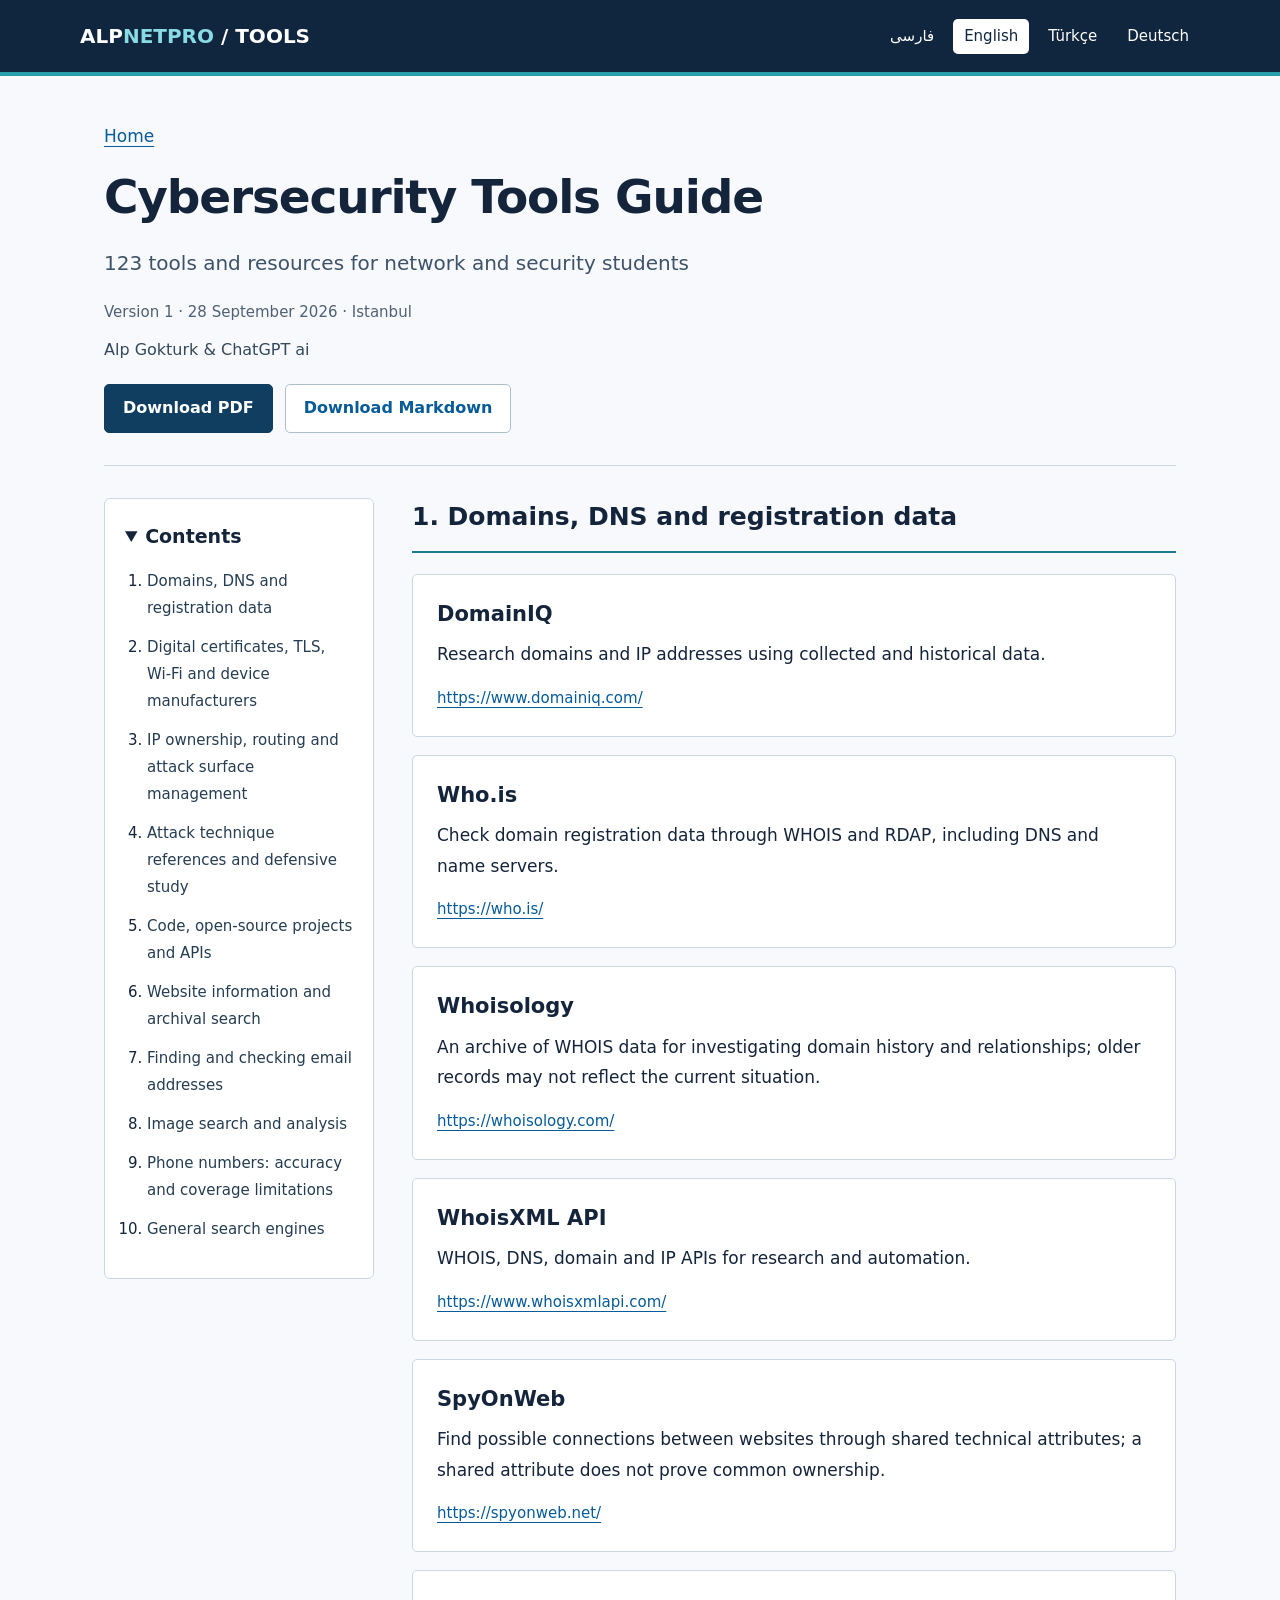
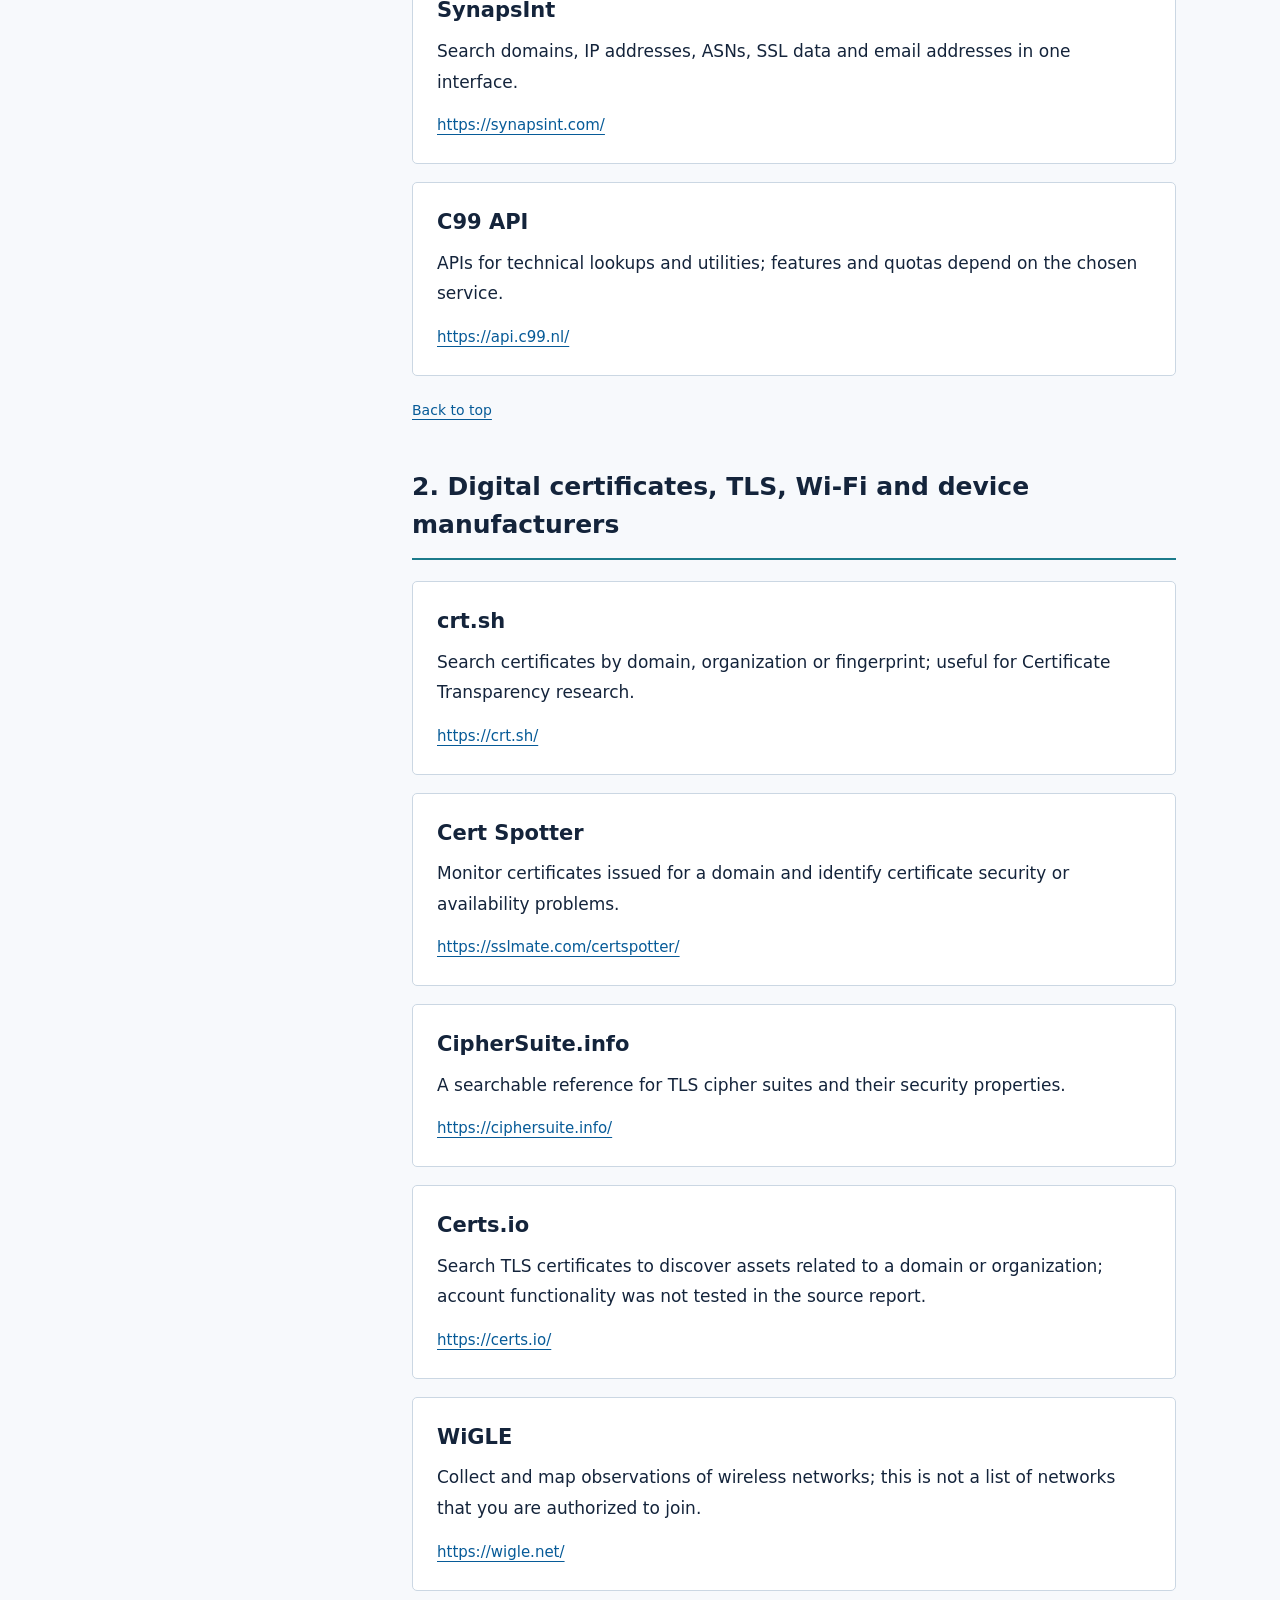
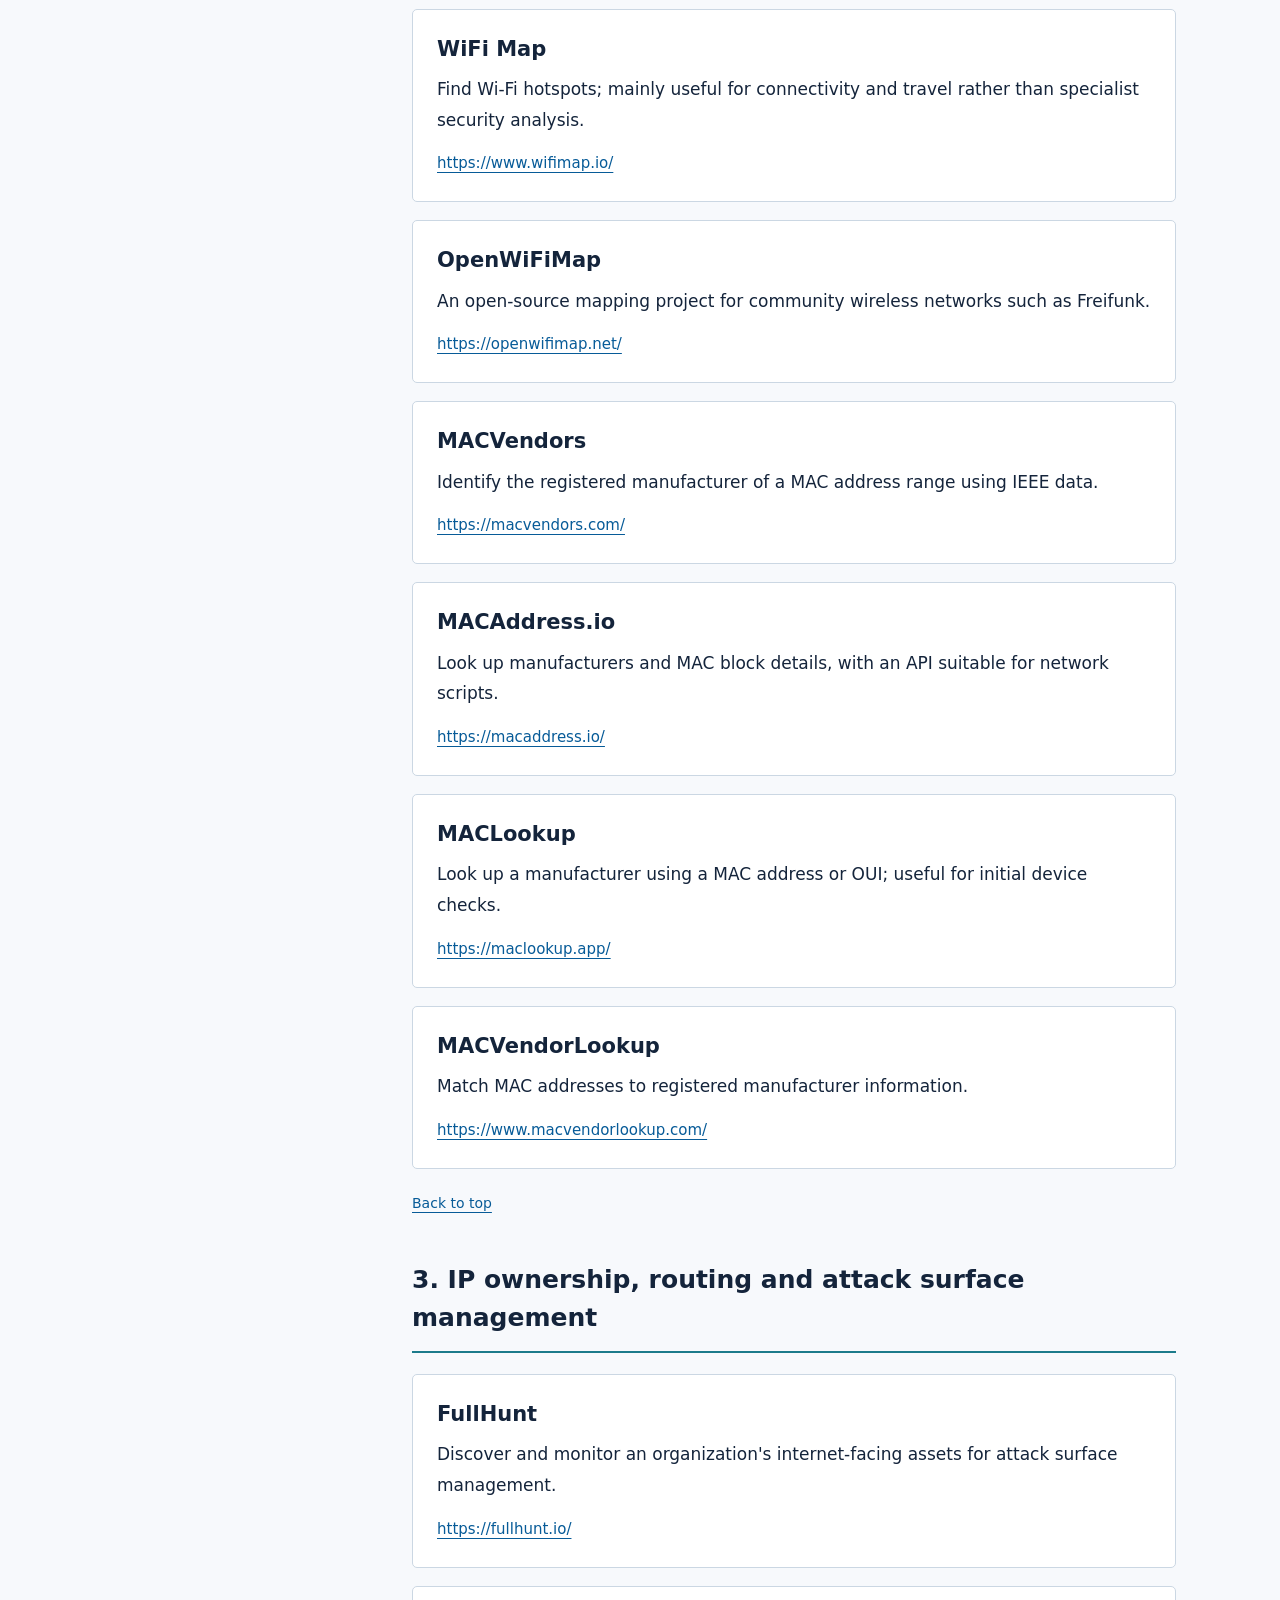
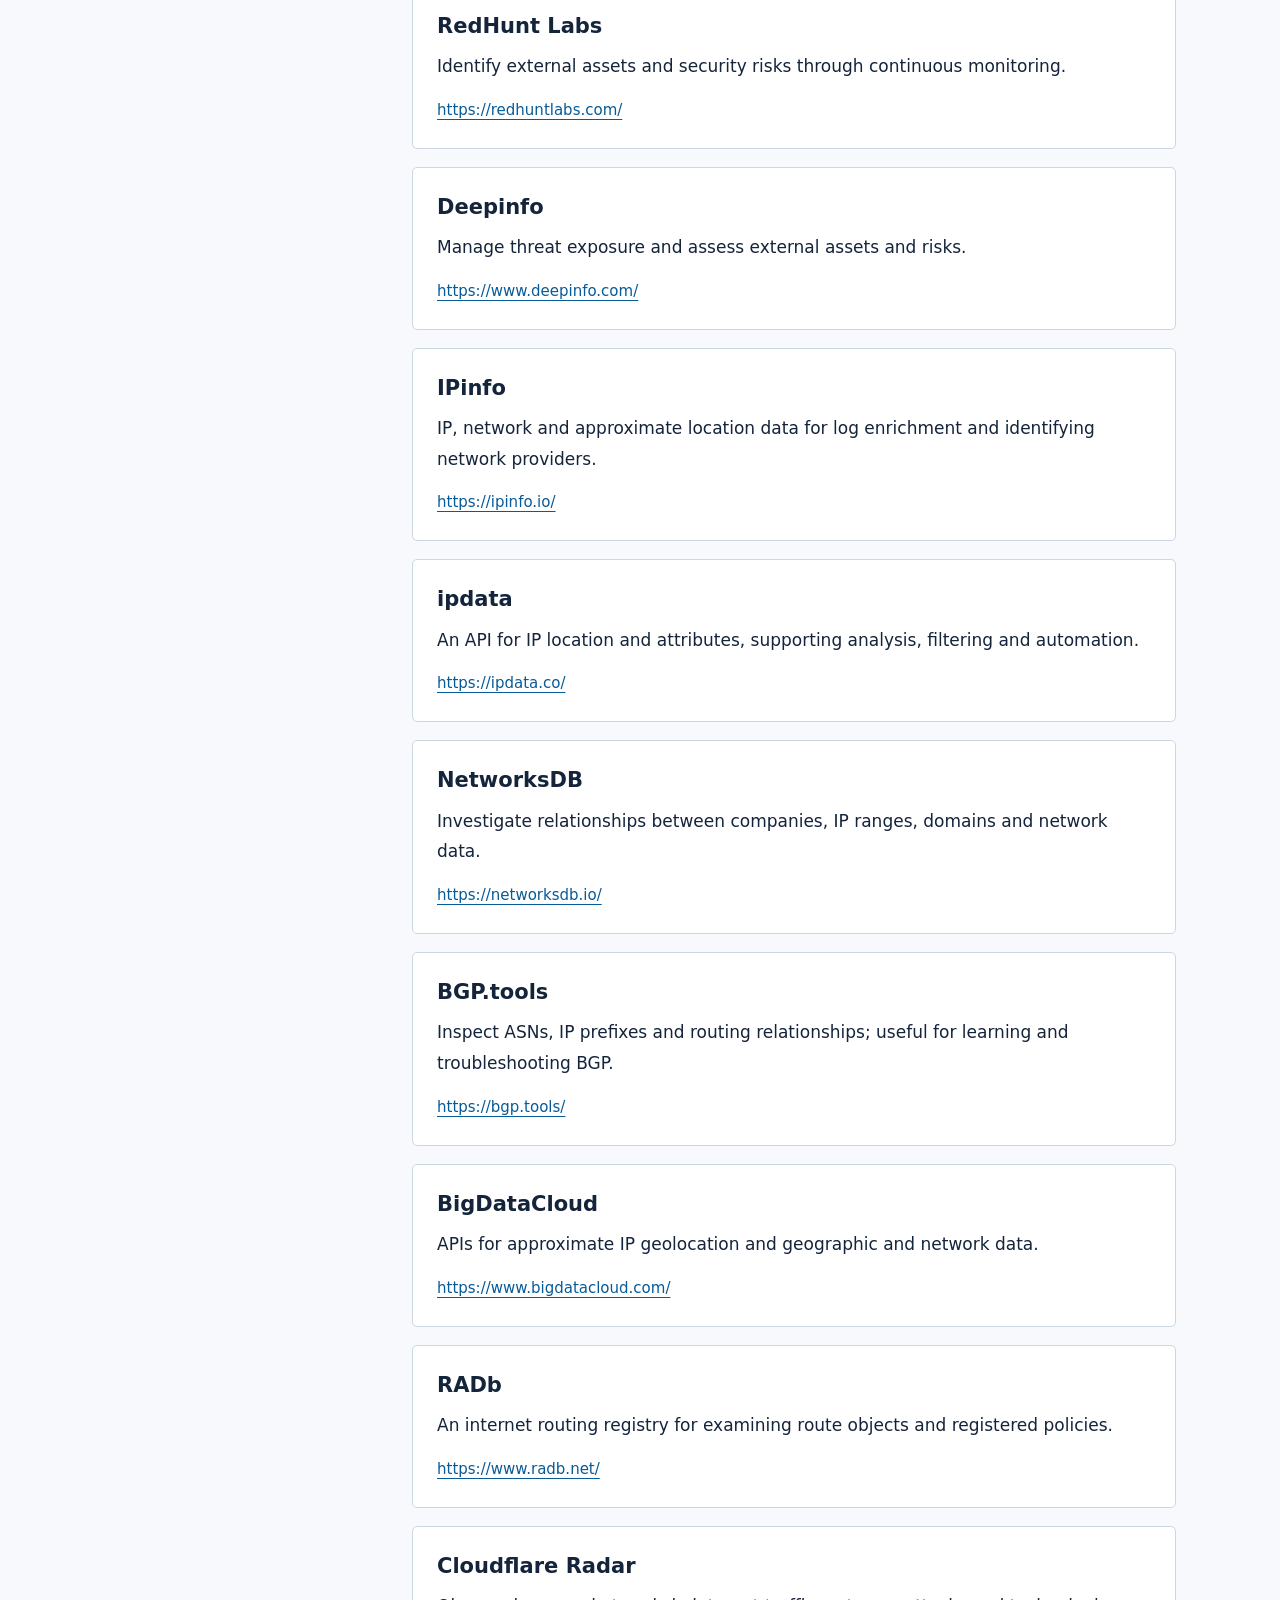
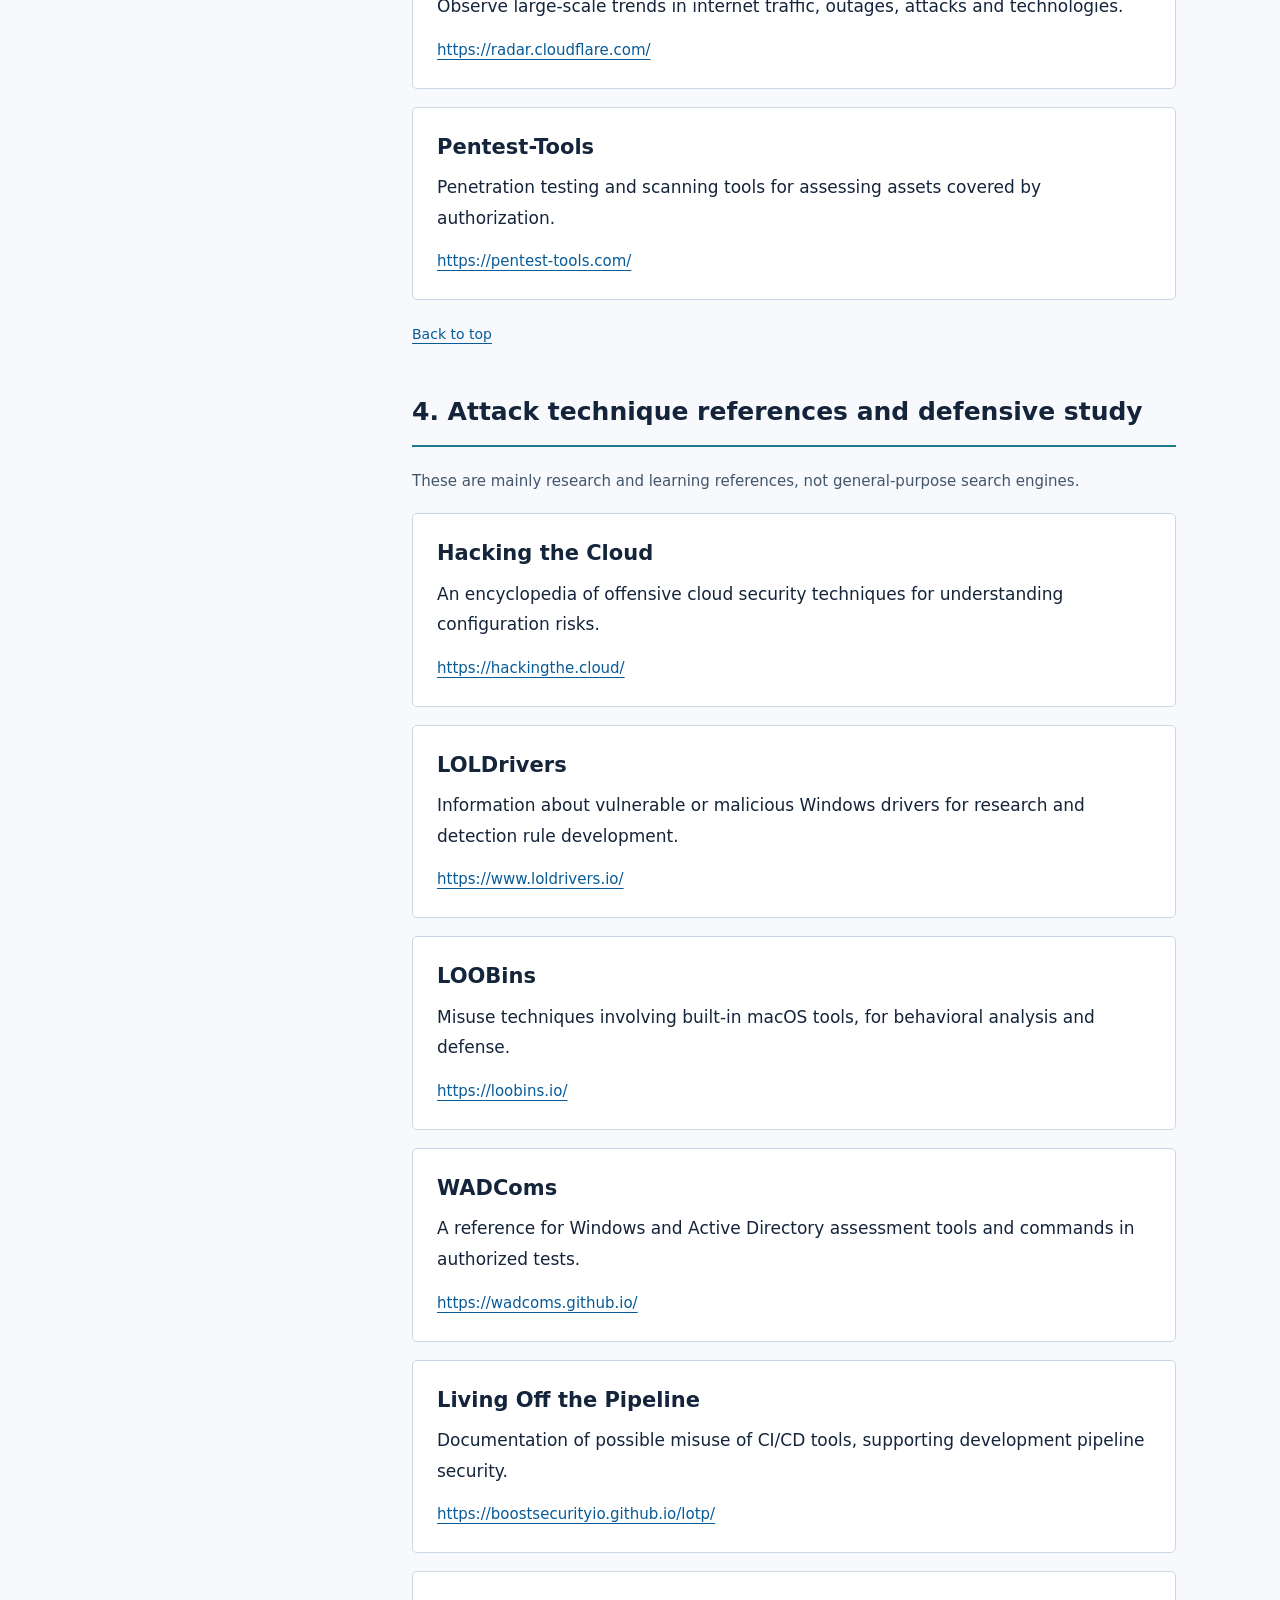
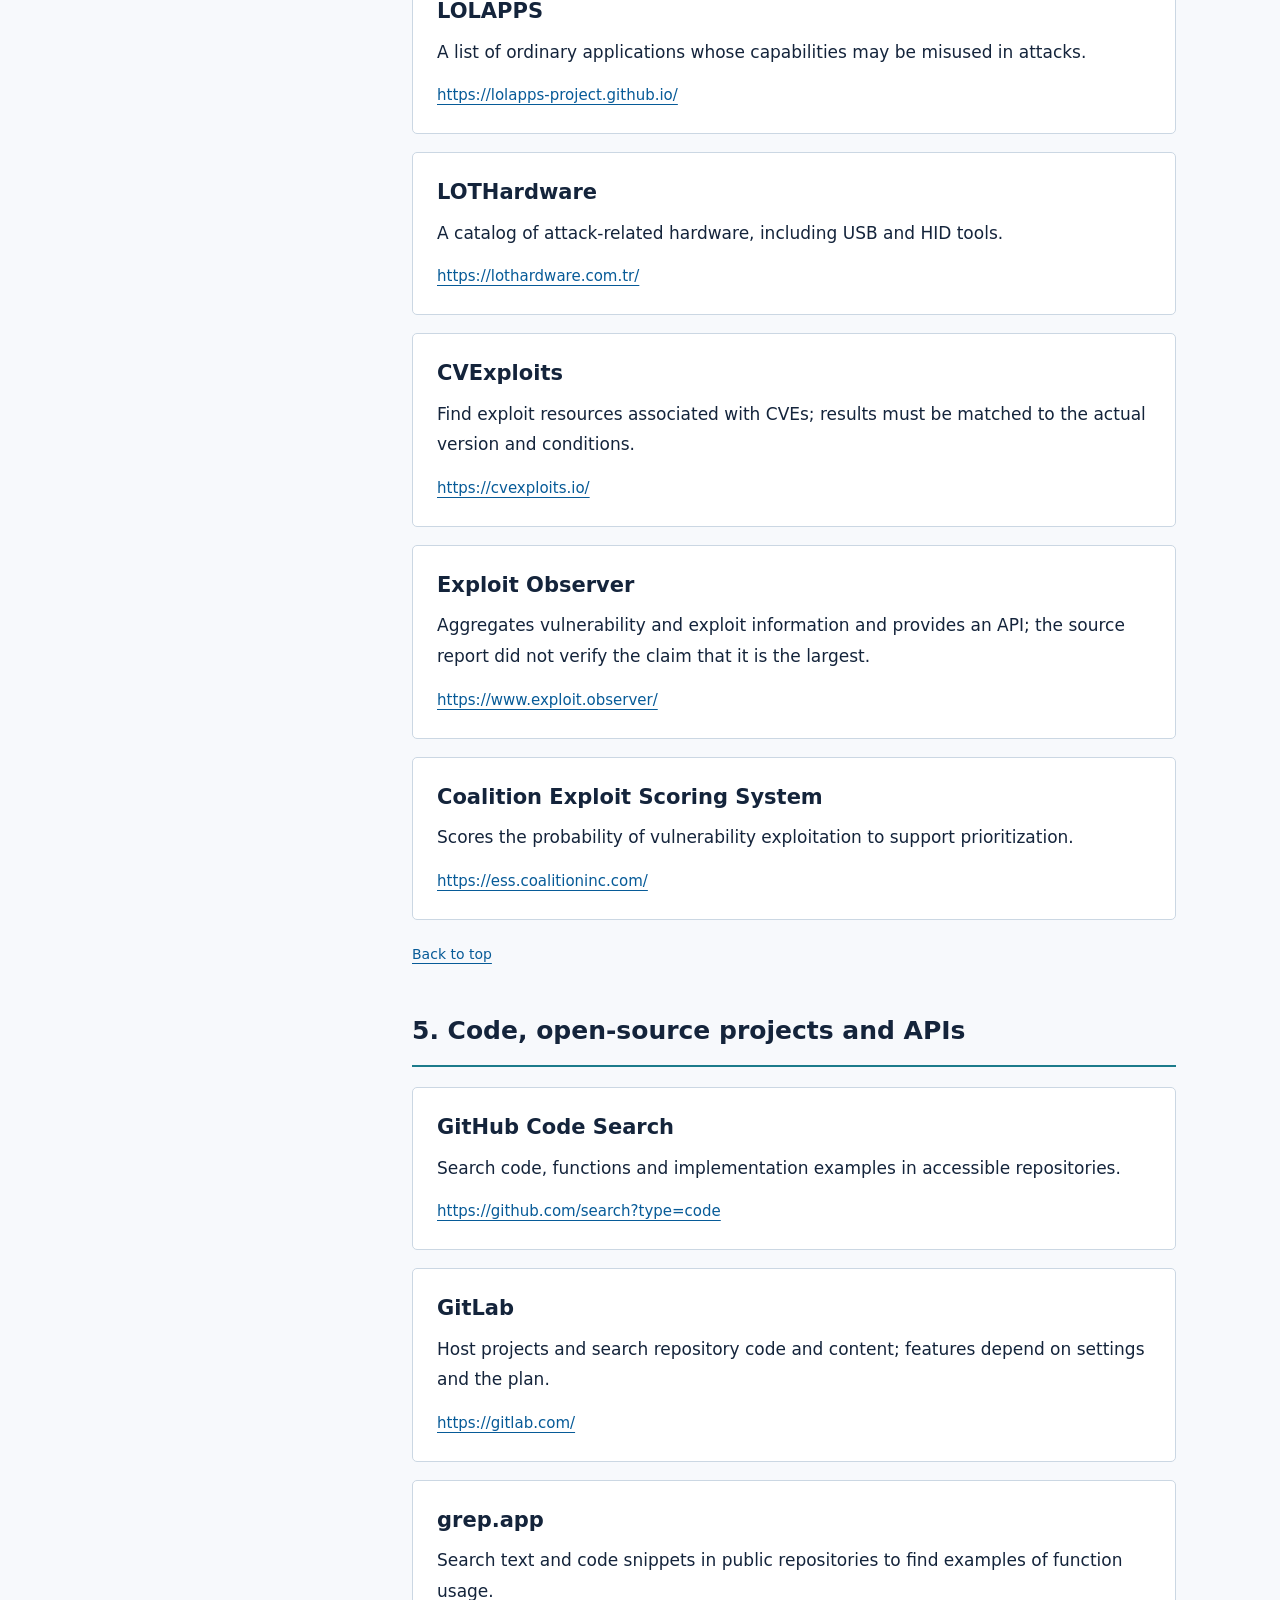
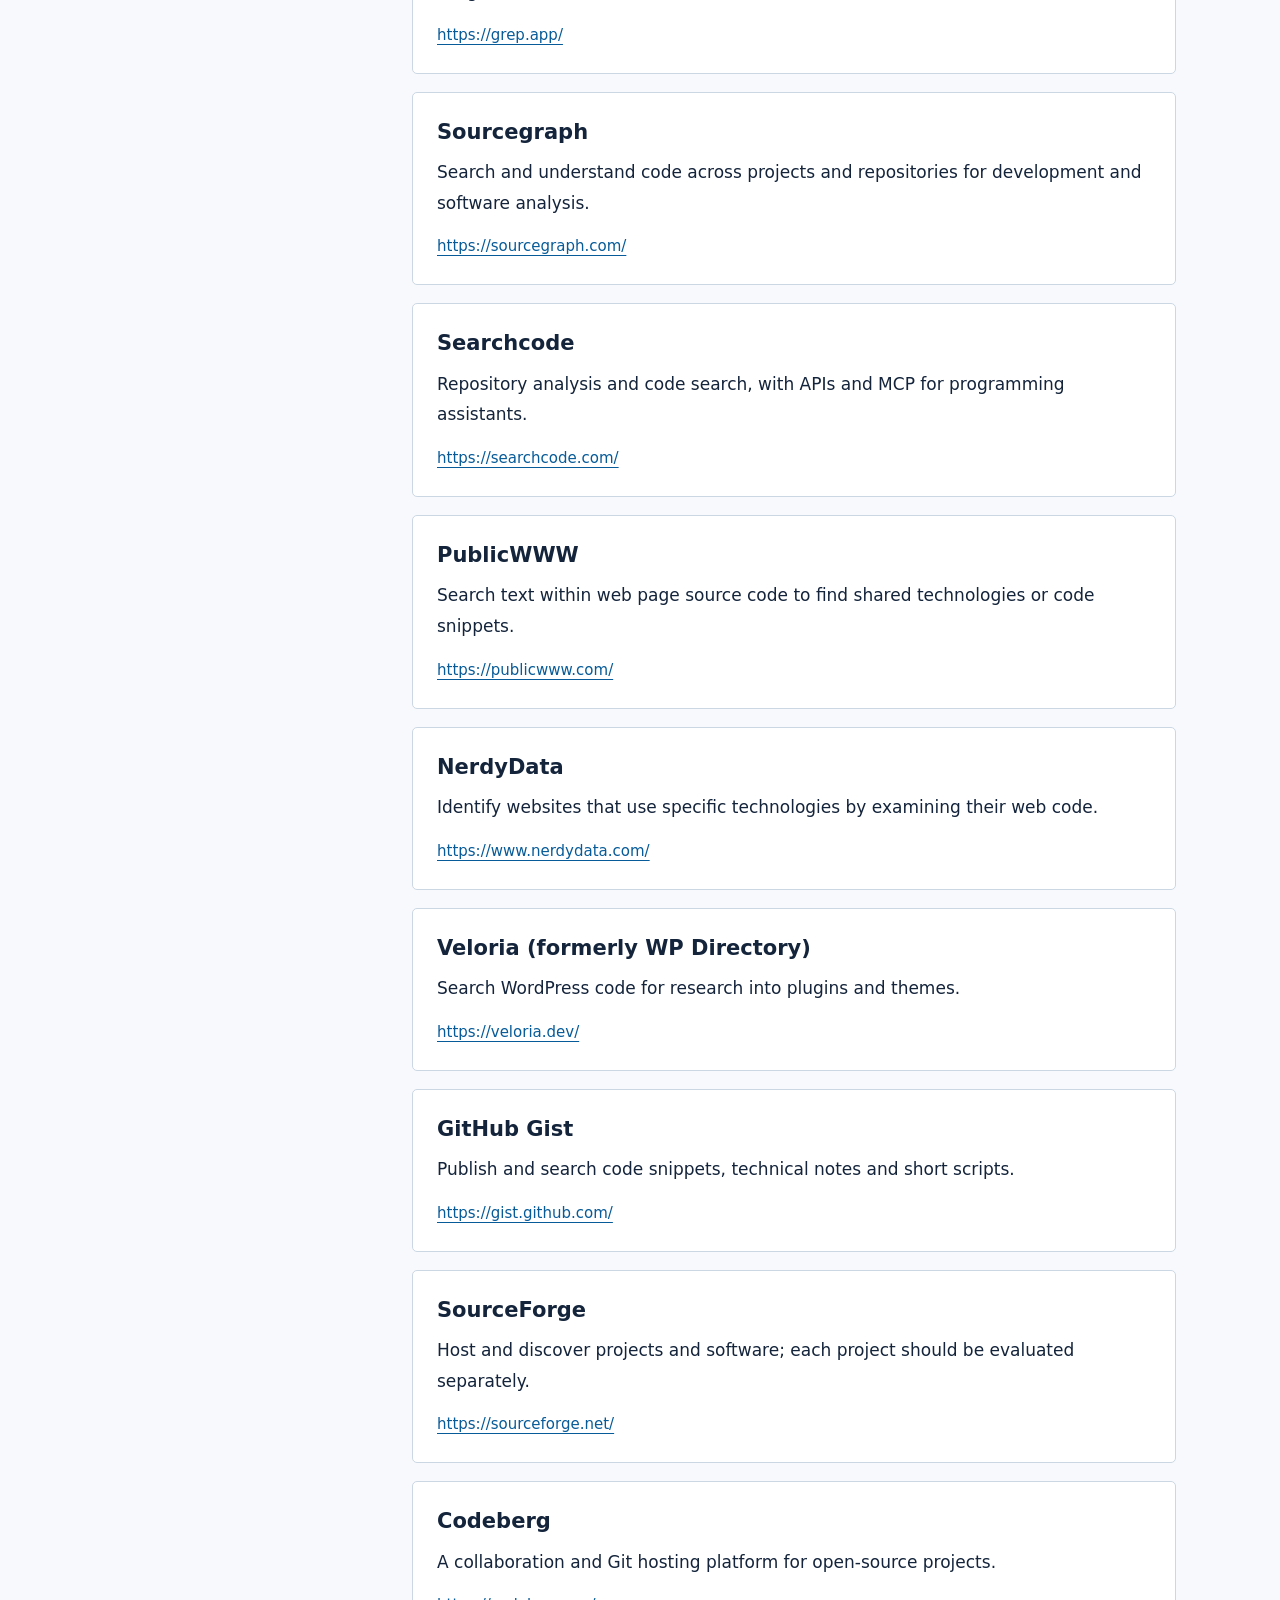
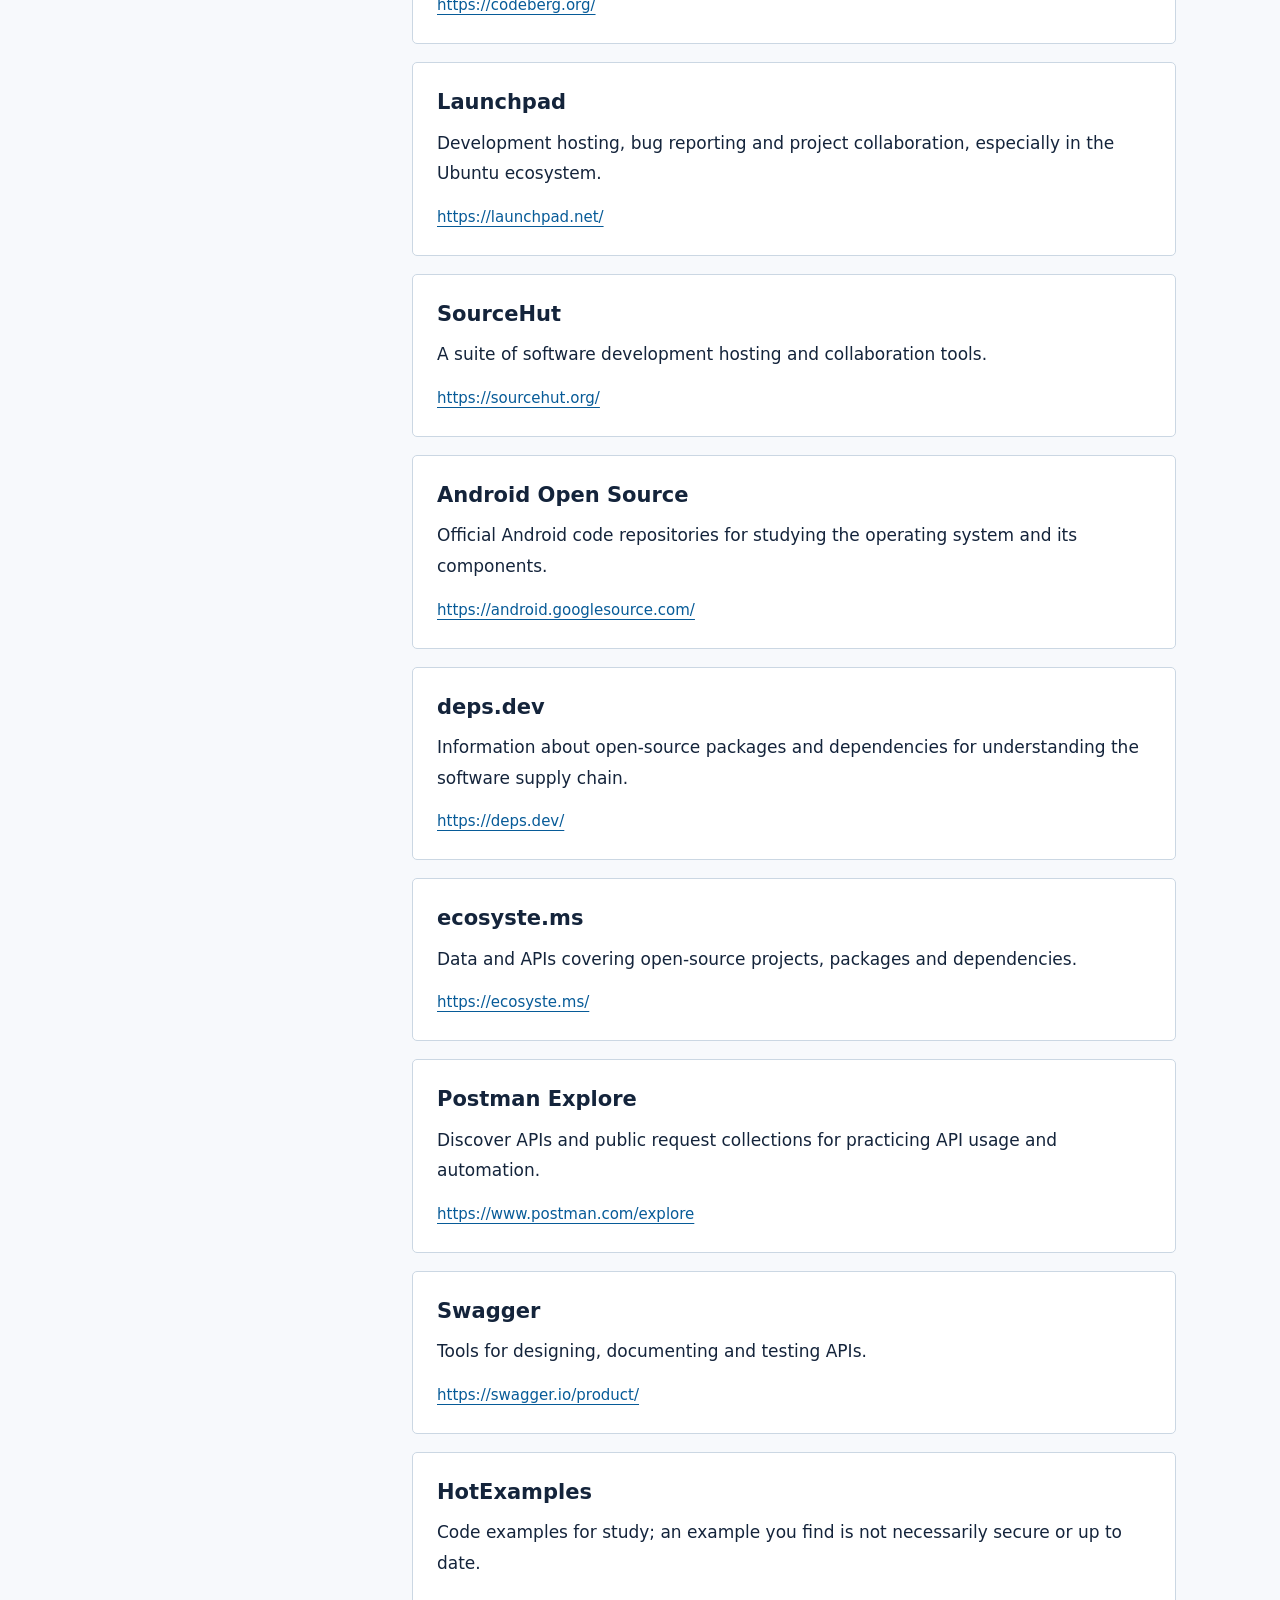
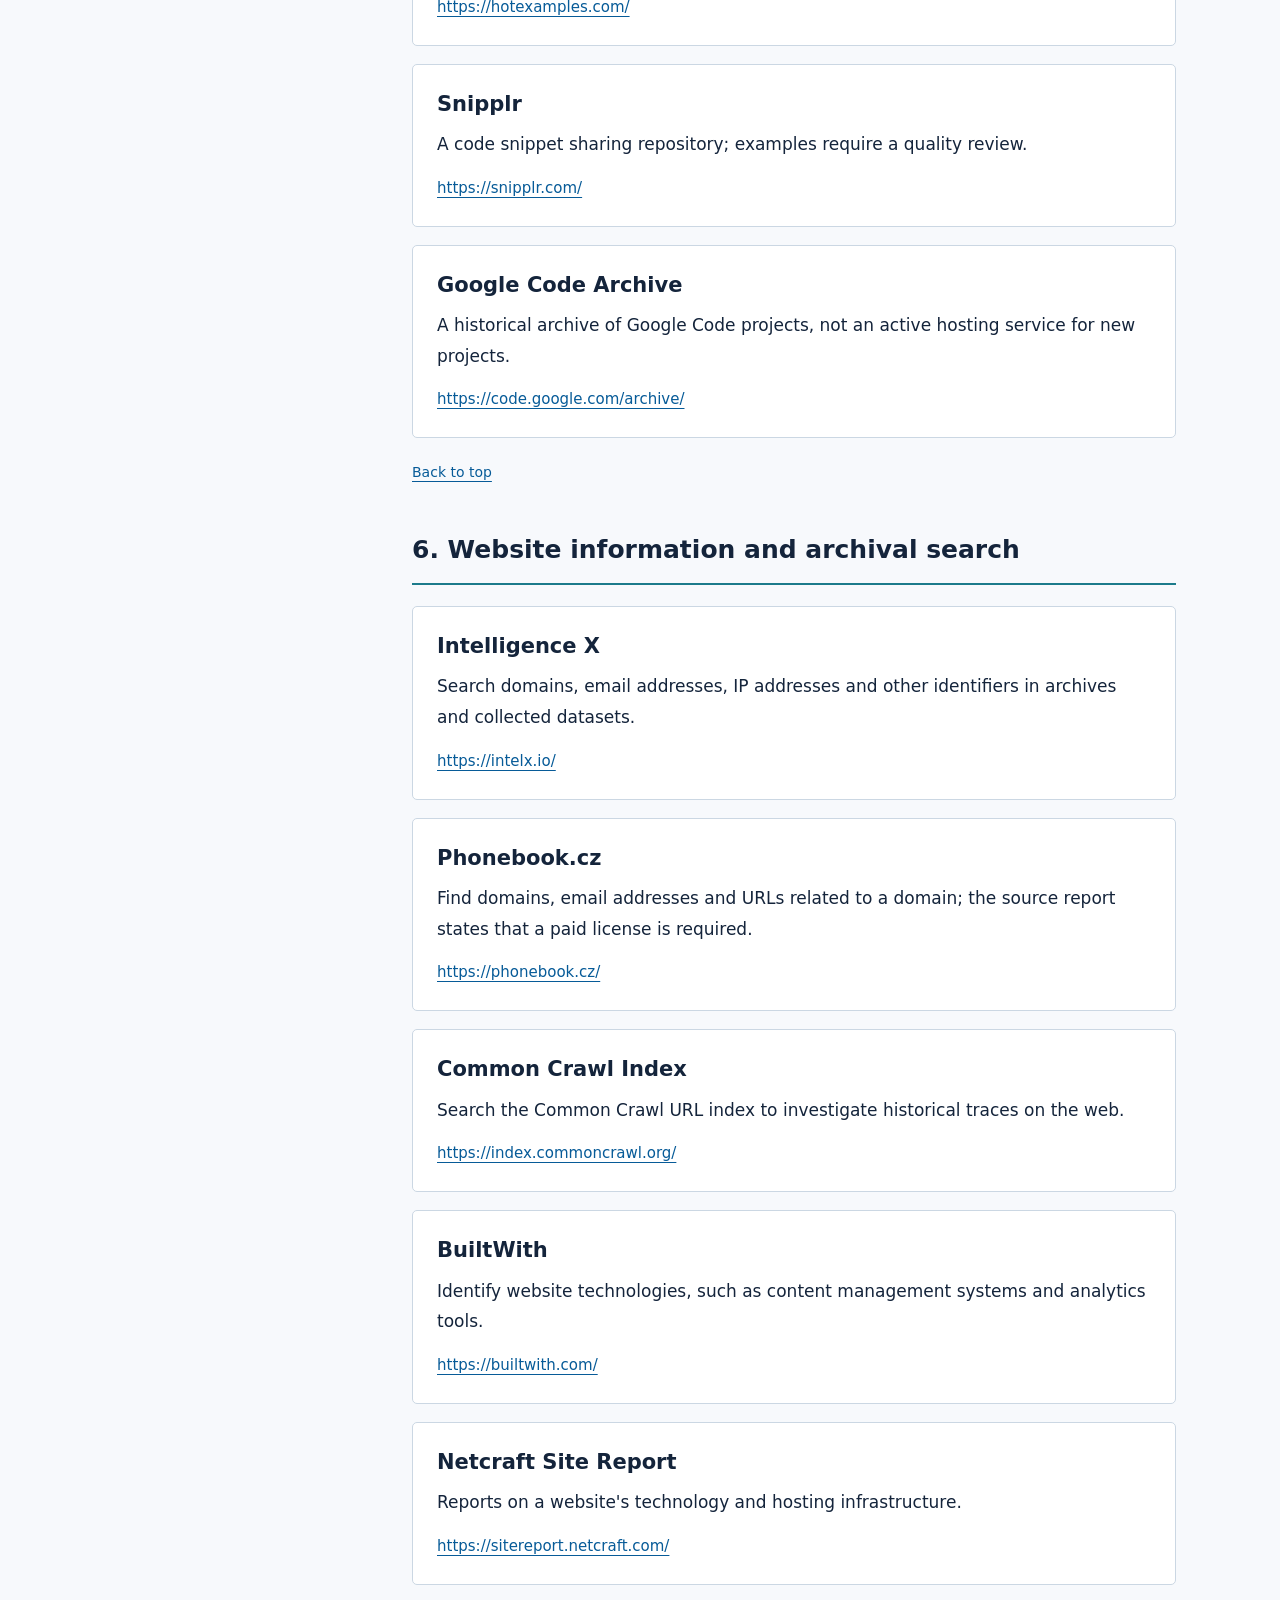
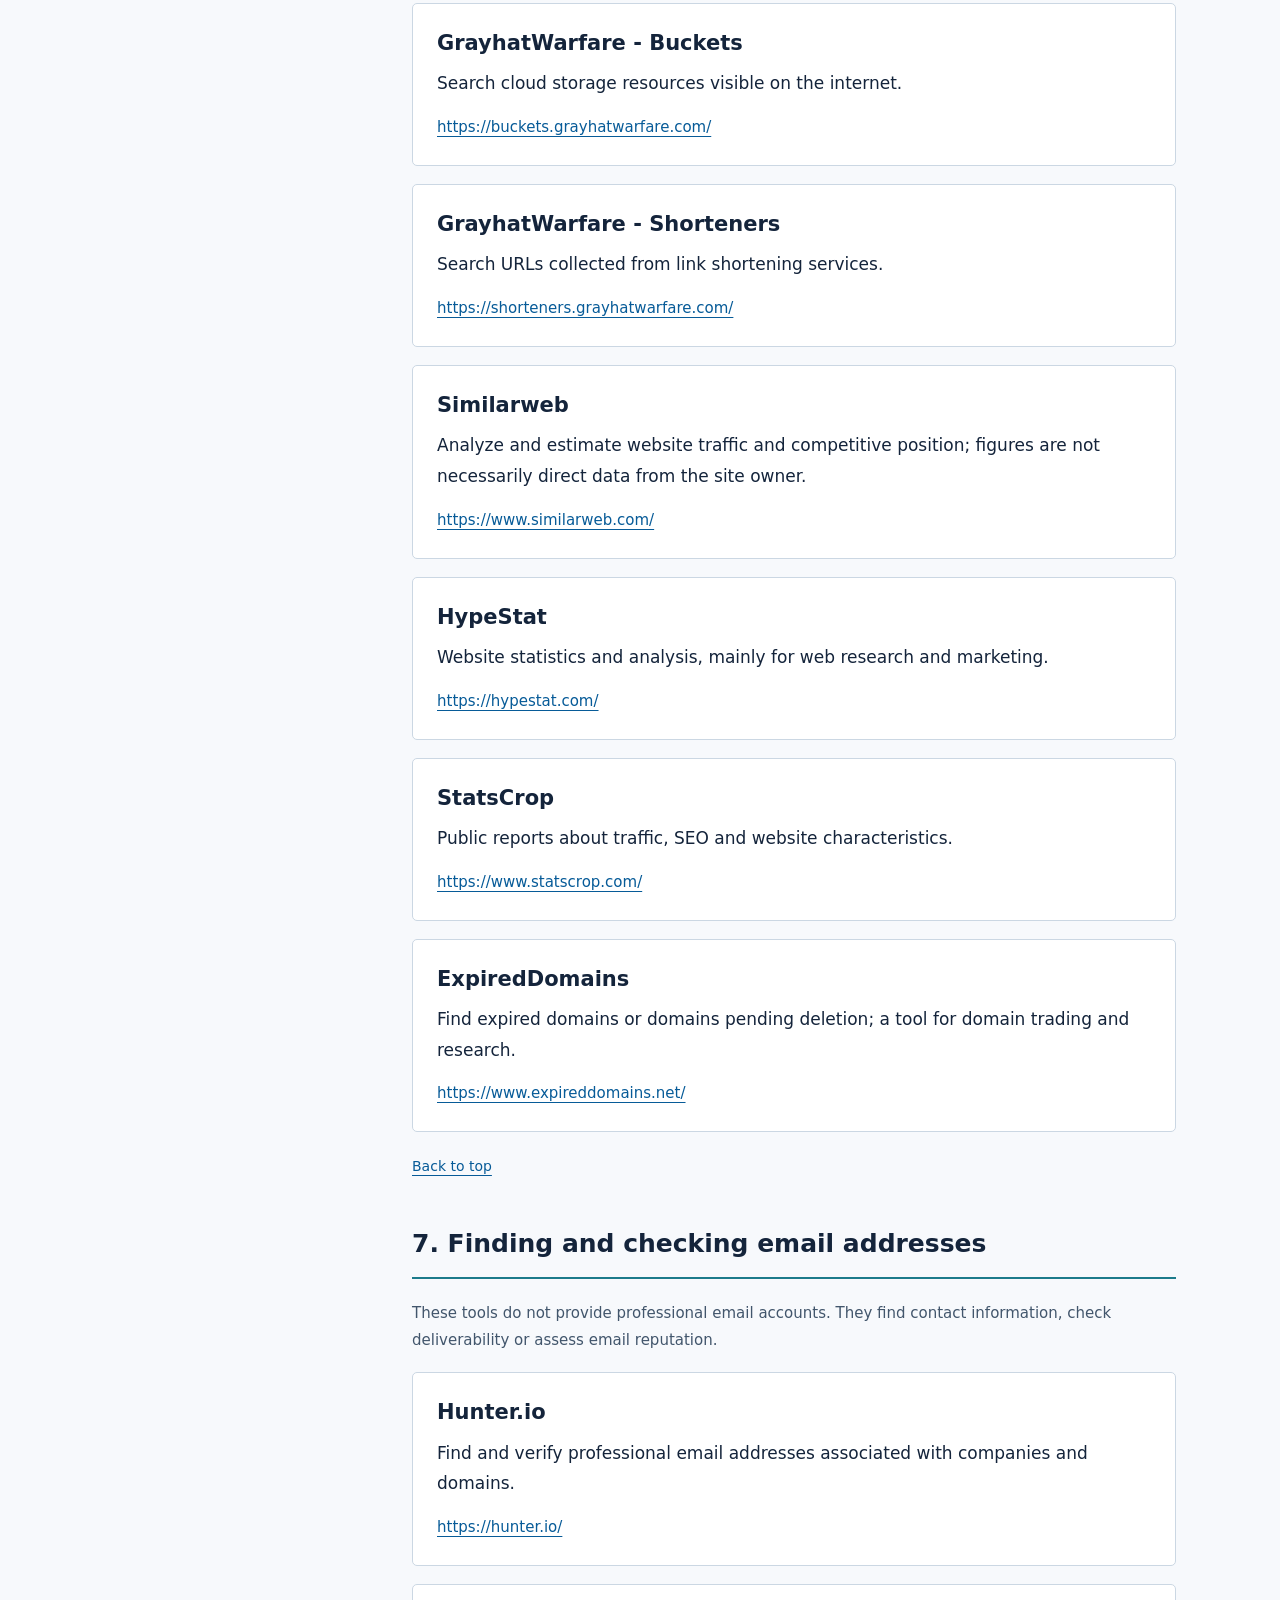
<file: en.html>
<!doctype html><html lang="en" dir="ltr"><head><meta charset="utf-8"><meta name="viewport" content="width=device-width,initial-scale=1"><title>Cybersecurity Tools Guide | Alp Gokturk</title><meta name="description" content="123 tools and resources for network and security students"><meta name="author" content="Alp Gokturk &amp; ChatGPT ai"><link rel="canonical" href="https://alpnetpro.github.io/Cybersecurity-Tools/en.html"><link rel="alternate" hreflang="fa" href="https://alpnetpro.github.io/Cybersecurity-Tools/fa.html"><link rel="alternate" hreflang="en" href="https://alpnetpro.github.io/Cybersecurity-Tools/en.html"><link rel="alternate" hreflang="tr" href="https://alpnetpro.github.io/Cybersecurity-Tools/tr.html"><link rel="alternate" hreflang="de" href="https://alpnetpro.github.io/Cybersecurity-Tools/de.html"><link rel="alternate" hreflang="x-default" href="https://alpnetpro.github.io/Cybersecurity-Tools/"><meta property="og:title" content="Cybersecurity Tools Guide"><meta property="og:description" content="123 tools and resources for network and security students"><meta property="og:type" content="website"><meta property="og:url" content="https://alpnetpro.github.io/Cybersecurity-Tools/en.html"><link rel="icon" type="image/svg+xml" href="data:image/svg+xml,%3Csvg%20xmlns%3D%27http%3A//www.w3.org/2000/svg%27%20viewBox%3D%270%200%2040%2040%27%3E%3Crect%20width%3D%2740%27%20height%3D%2740%27%20rx%3D%278%27%20fill%3D%27%2310263e%27/%3E%3Ctext%20x%3D%2720%27%20y%3D%2727%27%20font-family%3D%27sans-serif%27%20font-size%3D%2722%27%20font-weight%3D%27bold%27%20text-anchor%3D%27middle%27%20fill%3D%27%2388dae4%27%3EA%3C/text%3E%3C/svg%3E"><link rel="stylesheet" href="style.css"></head><body dir="ltr" id="top"><a class="skip" href="#main">Read online</a><header><a class="brand" href="index.html">ALP<span>NETPRO</span> / TOOLS</a><nav aria-label="Language"><a lang="fa" href="fa.html">فارسی</a><a lang="en" href="en.html" aria-current="page">English</a><a lang="tr" href="tr.html">Türkçe</a><a lang="de" href="de.html">Deutsch</a></nav></header><main id="main" class="wrap"><section class="hero"><a href="index.html">Home</a><h1>Cybersecurity Tools Guide</h1><p class="lede">123 tools and resources for network and security students</p><p class="meta">Version 1 · 28 September 2026 · Istanbul</p><p class="by">Alp Gokturk &amp; ChatGPT ai</p><div class="actions"><a class="button primary" href="cybersecurity-tools-en.pdf" download>Download PDF</a><a class="button" href="cybersecurity-tools-en.md" download>Download Markdown</a></div></section><div class="reader"><details class="toc" open><summary>Contents</summary><ol><li><a href="#s1">Domains, DNS and registration data</a></li><li><a href="#s2">Digital certificates, TLS, Wi-Fi and device manufacturers</a></li><li><a href="#s3">IP ownership, routing and attack surface management</a></li><li><a href="#s4">Attack technique references and defensive study</a></li><li><a href="#s5">Code, open-source projects and APIs</a></li><li><a href="#s6">Website information and archival search</a></li><li><a href="#s7">Finding and checking email addresses</a></li><li><a href="#s8">Image search and analysis</a></li><li><a href="#s9">Phone numbers: accuracy and coverage limitations</a></li><li><a href="#s10">General search engines</a></li></ol></details><div class="chapters"><section class="chapter" id="s1"><h2>1. Domains, DNS and registration data</h2><article class="tool"><h3>DomainIQ</h3><p>Research domains and IP addresses using collected and historical data.</p><a class="source" href="https://www.domainiq.com/" rel="noopener noreferrer">https://www.domainiq.com/</a></article><article class="tool"><h3>Who.is</h3><p>Check domain registration data through WHOIS and RDAP, including DNS and name servers.</p><a class="source" href="https://who.is/" rel="noopener noreferrer">https://who.is/</a></article><article class="tool"><h3>Whoisology</h3><p>An archive of WHOIS data for investigating domain history and relationships; older records may not reflect the current situation.</p><a class="source" href="https://whoisology.com/" rel="noopener noreferrer">https://whoisology.com/</a></article><article class="tool"><h3>WhoisXML API</h3><p>WHOIS, DNS, domain and IP APIs for research and automation.</p><a class="source" href="https://www.whoisxmlapi.com/" rel="noopener noreferrer">https://www.whoisxmlapi.com/</a></article><article class="tool"><h3>SpyOnWeb</h3><p>Find possible connections between websites through shared technical attributes; a shared attribute does not prove common ownership.</p><a class="source" href="https://spyonweb.net/" rel="noopener noreferrer">https://spyonweb.net/</a></article><article class="tool"><h3>SynapsInt</h3><p>Search domains, IP addresses, ASNs, SSL data and email addresses in one interface.</p><a class="source" href="https://synapsint.com/" rel="noopener noreferrer">https://synapsint.com/</a></article><article class="tool"><h3>C99 API</h3><p>APIs for technical lookups and utilities; features and quotas depend on the chosen service.</p><a class="source" href="https://api.c99.nl/" rel="noopener noreferrer">https://api.c99.nl/</a></article><a class="section-top" href="#top">Back to top</a></section><section class="chapter" id="s2"><h2>2. Digital certificates, TLS, Wi-Fi and device manufacturers</h2><article class="tool"><h3>crt.sh</h3><p>Search certificates by domain, organization or fingerprint; useful for Certificate Transparency research.</p><a class="source" href="https://crt.sh/" rel="noopener noreferrer">https://crt.sh/</a></article><article class="tool"><h3>Cert Spotter</h3><p>Monitor certificates issued for a domain and identify certificate security or availability problems.</p><a class="source" href="https://sslmate.com/certspotter/" rel="noopener noreferrer">https://sslmate.com/certspotter/</a></article><article class="tool"><h3>CipherSuite.info</h3><p>A searchable reference for TLS cipher suites and their security properties.</p><a class="source" href="https://ciphersuite.info/" rel="noopener noreferrer">https://ciphersuite.info/</a></article><article class="tool"><h3>Certs.io</h3><p>Search TLS certificates to discover assets related to a domain or organization; account functionality was not tested in the source report.</p><a class="source" href="https://certs.io/" rel="noopener noreferrer">https://certs.io/</a></article><article class="tool"><h3>WiGLE</h3><p>Collect and map observations of wireless networks; this is not a list of networks that you are authorized to join.</p><a class="source" href="https://wigle.net/" rel="noopener noreferrer">https://wigle.net/</a></article><article class="tool"><h3>WiFi Map</h3><p>Find Wi-Fi hotspots; mainly useful for connectivity and travel rather than specialist security analysis.</p><a class="source" href="https://www.wifimap.io/" rel="noopener noreferrer">https://www.wifimap.io/</a></article><article class="tool"><h3>OpenWiFiMap</h3><p>An open-source mapping project for community wireless networks such as Freifunk.</p><a class="source" href="https://openwifimap.net/" rel="noopener noreferrer">https://openwifimap.net/</a></article><article class="tool"><h3>MACVendors</h3><p>Identify the registered manufacturer of a MAC address range using IEEE data.</p><a class="source" href="https://macvendors.com/" rel="noopener noreferrer">https://macvendors.com/</a></article><article class="tool"><h3>MACAddress.io</h3><p>Look up manufacturers and MAC block details, with an API suitable for network scripts.</p><a class="source" href="https://macaddress.io/" rel="noopener noreferrer">https://macaddress.io/</a></article><article class="tool"><h3>MACLookup</h3><p>Look up a manufacturer using a MAC address or OUI; useful for initial device checks.</p><a class="source" href="https://maclookup.app/" rel="noopener noreferrer">https://maclookup.app/</a></article><article class="tool"><h3>MACVendorLookup</h3><p>Match MAC addresses to registered manufacturer information.</p><a class="source" href="https://www.macvendorlookup.com/" rel="noopener noreferrer">https://www.macvendorlookup.com/</a></article><a class="section-top" href="#top">Back to top</a></section><section class="chapter" id="s3"><h2>3. IP ownership, routing and attack surface management</h2><article class="tool"><h3>FullHunt</h3><p>Discover and monitor an organization&#x27;s internet-facing assets for attack surface management.</p><a class="source" href="https://fullhunt.io/" rel="noopener noreferrer">https://fullhunt.io/</a></article><article class="tool"><h3>RedHunt Labs</h3><p>Identify external assets and security risks through continuous monitoring.</p><a class="source" href="https://redhuntlabs.com/" rel="noopener noreferrer">https://redhuntlabs.com/</a></article><article class="tool"><h3>Deepinfo</h3><p>Manage threat exposure and assess external assets and risks.</p><a class="source" href="https://www.deepinfo.com/" rel="noopener noreferrer">https://www.deepinfo.com/</a></article><article class="tool"><h3>IPinfo</h3><p>IP, network and approximate location data for log enrichment and identifying network providers.</p><a class="source" href="https://ipinfo.io/" rel="noopener noreferrer">https://ipinfo.io/</a></article><article class="tool"><h3>ipdata</h3><p>An API for IP location and attributes, supporting analysis, filtering and automation.</p><a class="source" href="https://ipdata.co/" rel="noopener noreferrer">https://ipdata.co/</a></article><article class="tool"><h3>NetworksDB</h3><p>Investigate relationships between companies, IP ranges, domains and network data.</p><a class="source" href="https://networksdb.io/" rel="noopener noreferrer">https://networksdb.io/</a></article><article class="tool"><h3>BGP.tools</h3><p>Inspect ASNs, IP prefixes and routing relationships; useful for learning and troubleshooting BGP.</p><a class="source" href="https://bgp.tools/" rel="noopener noreferrer">https://bgp.tools/</a></article><article class="tool"><h3>BigDataCloud</h3><p>APIs for approximate IP geolocation and geographic and network data.</p><a class="source" href="https://www.bigdatacloud.com/" rel="noopener noreferrer">https://www.bigdatacloud.com/</a></article><article class="tool"><h3>RADb</h3><p>An internet routing registry for examining route objects and registered policies.</p><a class="source" href="https://www.radb.net/" rel="noopener noreferrer">https://www.radb.net/</a></article><article class="tool"><h3>Cloudflare Radar</h3><p>Observe large-scale trends in internet traffic, outages, attacks and technologies.</p><a class="source" href="https://radar.cloudflare.com/" rel="noopener noreferrer">https://radar.cloudflare.com/</a></article><article class="tool"><h3>Pentest-Tools</h3><p>Penetration testing and scanning tools for assessing assets covered by authorization.</p><a class="source" href="https://pentest-tools.com/" rel="noopener noreferrer">https://pentest-tools.com/</a></article><a class="section-top" href="#top">Back to top</a></section><section class="chapter" id="s4"><h2>4. Attack technique references and defensive study</h2><p class="hint">These are mainly research and learning references, not general-purpose search engines.</p><article class="tool"><h3>Hacking the Cloud</h3><p>An encyclopedia of offensive cloud security techniques for understanding configuration risks.</p><a class="source" href="https://hackingthe.cloud/" rel="noopener noreferrer">https://hackingthe.cloud/</a></article><article class="tool"><h3>LOLDrivers</h3><p>Information about vulnerable or malicious Windows drivers for research and detection rule development.</p><a class="source" href="https://www.loldrivers.io/" rel="noopener noreferrer">https://www.loldrivers.io/</a></article><article class="tool"><h3>LOOBins</h3><p>Misuse techniques involving built-in macOS tools, for behavioral analysis and defense.</p><a class="source" href="https://loobins.io/" rel="noopener noreferrer">https://loobins.io/</a></article><article class="tool"><h3>WADComs</h3><p>A reference for Windows and Active Directory assessment tools and commands in authorized tests.</p><a class="source" href="https://wadcoms.github.io/" rel="noopener noreferrer">https://wadcoms.github.io/</a></article><article class="tool"><h3>Living Off the Pipeline</h3><p>Documentation of possible misuse of CI/CD tools, supporting development pipeline security.</p><a class="source" href="https://boostsecurityio.github.io/lotp/" rel="noopener noreferrer">https://boostsecurityio.github.io/lotp/</a></article><article class="tool"><h3>LOLAPPS</h3><p>A list of ordinary applications whose capabilities may be misused in attacks.</p><a class="source" href="https://lolapps-project.github.io/" rel="noopener noreferrer">https://lolapps-project.github.io/</a></article><article class="tool"><h3>LOTHardware</h3><p>A catalog of attack-related hardware, including USB and HID tools.</p><a class="source" href="https://lothardware.com.tr/" rel="noopener noreferrer">https://lothardware.com.tr/</a></article><article class="tool"><h3>CVExploits</h3><p>Find exploit resources associated with CVEs; results must be matched to the actual version and conditions.</p><a class="source" href="https://cvexploits.io/" rel="noopener noreferrer">https://cvexploits.io/</a></article><article class="tool"><h3>Exploit Observer</h3><p>Aggregates vulnerability and exploit information and provides an API; the source report did not verify the claim that it is the largest.</p><a class="source" href="https://www.exploit.observer/" rel="noopener noreferrer">https://www.exploit.observer/</a></article><article class="tool"><h3>Coalition Exploit Scoring System</h3><p>Scores the probability of vulnerability exploitation to support prioritization.</p><a class="source" href="https://ess.coalitioninc.com/" rel="noopener noreferrer">https://ess.coalitioninc.com/</a></article><a class="section-top" href="#top">Back to top</a></section><section class="chapter" id="s5"><h2>5. Code, open-source projects and APIs</h2><article class="tool"><h3>GitHub Code Search</h3><p>Search code, functions and implementation examples in accessible repositories.</p><a class="source" href="https://github.com/search?type=code" rel="noopener noreferrer">https://github.com/search?type=code</a></article><article class="tool"><h3>GitLab</h3><p>Host projects and search repository code and content; features depend on settings and the plan.</p><a class="source" href="https://gitlab.com/" rel="noopener noreferrer">https://gitlab.com/</a></article><article class="tool"><h3>grep.app</h3><p>Search text and code snippets in public repositories to find examples of function usage.</p><a class="source" href="https://grep.app/" rel="noopener noreferrer">https://grep.app/</a></article><article class="tool"><h3>Sourcegraph</h3><p>Search and understand code across projects and repositories for development and software analysis.</p><a class="source" href="https://sourcegraph.com/" rel="noopener noreferrer">https://sourcegraph.com/</a></article><article class="tool"><h3>Searchcode</h3><p>Repository analysis and code search, with APIs and MCP for programming assistants.</p><a class="source" href="https://searchcode.com/" rel="noopener noreferrer">https://searchcode.com/</a></article><article class="tool"><h3>PublicWWW</h3><p>Search text within web page source code to find shared technologies or code snippets.</p><a class="source" href="https://publicwww.com/" rel="noopener noreferrer">https://publicwww.com/</a></article><article class="tool"><h3>NerdyData</h3><p>Identify websites that use specific technologies by examining their web code.</p><a class="source" href="https://www.nerdydata.com/" rel="noopener noreferrer">https://www.nerdydata.com/</a></article><article class="tool"><h3>Veloria (formerly WP Directory)</h3><p>Search WordPress code for research into plugins and themes.</p><a class="source" href="https://veloria.dev/" rel="noopener noreferrer">https://veloria.dev/</a></article><article class="tool"><h3>GitHub Gist</h3><p>Publish and search code snippets, technical notes and short scripts.</p><a class="source" href="https://gist.github.com/" rel="noopener noreferrer">https://gist.github.com/</a></article><article class="tool"><h3>SourceForge</h3><p>Host and discover projects and software; each project should be evaluated separately.</p><a class="source" href="https://sourceforge.net/" rel="noopener noreferrer">https://sourceforge.net/</a></article><article class="tool"><h3>Codeberg</h3><p>A collaboration and Git hosting platform for open-source projects.</p><a class="source" href="https://codeberg.org/" rel="noopener noreferrer">https://codeberg.org/</a></article><article class="tool"><h3>Launchpad</h3><p>Development hosting, bug reporting and project collaboration, especially in the Ubuntu ecosystem.</p><a class="source" href="https://launchpad.net/" rel="noopener noreferrer">https://launchpad.net/</a></article><article class="tool"><h3>SourceHut</h3><p>A suite of software development hosting and collaboration tools.</p><a class="source" href="https://sourcehut.org/" rel="noopener noreferrer">https://sourcehut.org/</a></article><article class="tool"><h3>Android Open Source</h3><p>Official Android code repositories for studying the operating system and its components.</p><a class="source" href="https://android.googlesource.com/" rel="noopener noreferrer">https://android.googlesource.com/</a></article><article class="tool"><h3>deps.dev</h3><p>Information about open-source packages and dependencies for understanding the software supply chain.</p><a class="source" href="https://deps.dev/" rel="noopener noreferrer">https://deps.dev/</a></article><article class="tool"><h3>ecosyste.ms</h3><p>Data and APIs covering open-source projects, packages and dependencies.</p><a class="source" href="https://ecosyste.ms/" rel="noopener noreferrer">https://ecosyste.ms/</a></article><article class="tool"><h3>Postman Explore</h3><p>Discover APIs and public request collections for practicing API usage and automation.</p><a class="source" href="https://www.postman.com/explore" rel="noopener noreferrer">https://www.postman.com/explore</a></article><article class="tool"><h3>Swagger</h3><p>Tools for designing, documenting and testing APIs.</p><a class="source" href="https://swagger.io/product/" rel="noopener noreferrer">https://swagger.io/product/</a></article><article class="tool"><h3>HotExamples</h3><p>Code examples for study; an example you find is not necessarily secure or up to date.</p><a class="source" href="https://hotexamples.com/" rel="noopener noreferrer">https://hotexamples.com/</a></article><article class="tool"><h3>Snipplr</h3><p>A code snippet sharing repository; examples require a quality review.</p><a class="source" href="https://snipplr.com/" rel="noopener noreferrer">https://snipplr.com/</a></article><article class="tool"><h3>Google Code Archive</h3><p>A historical archive of Google Code projects, not an active hosting service for new projects.</p><a class="source" href="https://code.google.com/archive/" rel="noopener noreferrer">https://code.google.com/archive/</a></article><a class="section-top" href="#top">Back to top</a></section><section class="chapter" id="s6"><h2>6. Website information and archival search</h2><article class="tool"><h3>Intelligence X</h3><p>Search domains, email addresses, IP addresses and other identifiers in archives and collected datasets.</p><a class="source" href="https://intelx.io/" rel="noopener noreferrer">https://intelx.io/</a></article><article class="tool"><h3>Phonebook.cz</h3><p>Find domains, email addresses and URLs related to a domain; the source report states that a paid license is required.</p><a class="source" href="https://phonebook.cz/" rel="noopener noreferrer">https://phonebook.cz/</a></article><article class="tool"><h3>Common Crawl Index</h3><p>Search the Common Crawl URL index to investigate historical traces on the web.</p><a class="source" href="https://index.commoncrawl.org/" rel="noopener noreferrer">https://index.commoncrawl.org/</a></article><article class="tool"><h3>BuiltWith</h3><p>Identify website technologies, such as content management systems and analytics tools.</p><a class="source" href="https://builtwith.com/" rel="noopener noreferrer">https://builtwith.com/</a></article><article class="tool"><h3>Netcraft Site Report</h3><p>Reports on a website&#x27;s technology and hosting infrastructure.</p><a class="source" href="https://sitereport.netcraft.com/" rel="noopener noreferrer">https://sitereport.netcraft.com/</a></article><article class="tool"><h3>GrayhatWarfare - Buckets</h3><p>Search cloud storage resources visible on the internet.</p><a class="source" href="https://buckets.grayhatwarfare.com/" rel="noopener noreferrer">https://buckets.grayhatwarfare.com/</a></article><article class="tool"><h3>GrayhatWarfare - Shorteners</h3><p>Search URLs collected from link shortening services.</p><a class="source" href="https://shorteners.grayhatwarfare.com/" rel="noopener noreferrer">https://shorteners.grayhatwarfare.com/</a></article><article class="tool"><h3>Similarweb</h3><p>Analyze and estimate website traffic and competitive position; figures are not necessarily direct data from the site owner.</p><a class="source" href="https://www.similarweb.com/" rel="noopener noreferrer">https://www.similarweb.com/</a></article><article class="tool"><h3>HypeStat</h3><p>Website statistics and analysis, mainly for web research and marketing.</p><a class="source" href="https://hypestat.com/" rel="noopener noreferrer">https://hypestat.com/</a></article><article class="tool"><h3>StatsCrop</h3><p>Public reports about traffic, SEO and website characteristics.</p><a class="source" href="https://www.statscrop.com/" rel="noopener noreferrer">https://www.statscrop.com/</a></article><article class="tool"><h3>ExpiredDomains</h3><p>Find expired domains or domains pending deletion; a tool for domain trading and research.</p><a class="source" href="https://www.expireddomains.net/" rel="noopener noreferrer">https://www.expireddomains.net/</a></article><a class="section-top" href="#top">Back to top</a></section><section class="chapter" id="s7"><h2>7. Finding and checking email addresses</h2><p class="hint">These tools do not provide professional email accounts. They find contact information, check deliverability or assess email reputation.</p><article class="tool"><h3>Hunter.io</h3><p>Find and verify professional email addresses associated with companies and domains.</p><a class="source" href="https://hunter.io/" rel="noopener noreferrer">https://hunter.io/</a></article><article class="tool"><h3>Reacher</h3><p>An open-source email validation service and API for developers.</p><a class="source" href="https://reacher.email/" rel="noopener noreferrer">https://reacher.email/</a></article><article class="tool"><h3>Email Hippo</h3><p>Validate email addresses and reduce invalid addresses and suspicious sign-ups.</p><a class="source" href="https://www.emailhippo.com/" rel="noopener noreferrer">https://www.emailhippo.com/</a></article><article class="tool"><h3>Melissa</h3><p>Validate and improve contact data quality, including email and postal addresses.</p><a class="source" href="https://www.melissa.com/" rel="noopener noreferrer">https://www.melissa.com/</a></article><article class="tool"><h3>VoilaNorbert</h3><p>Find and verify work email addresses using information about a person and their company.</p><a class="source" href="https://www.voilanorbert.com/" rel="noopener noreferrer">https://www.voilanorbert.com/</a></article><article class="tool"><h3>FindEmails</h3><p>Search and validate email addresses.</p><a class="source" href="https://www.findemails.com/" rel="noopener noreferrer">https://www.findemails.com/</a></article><article class="tool"><h3>EXPERTE Email Finder</h3><p>Find professional email addresses using a name and company domain.</p><a class="source" href="https://www.experte.com/email-finder" rel="noopener noreferrer">https://www.experte.com/email-finder</a></article><article class="tool"><h3>Anymail Finder</h3><p>Find business email addresses with a deliverability checking process.</p><a class="source" href="https://anymailfinder.com/" rel="noopener noreferrer">https://anymailfinder.com/</a></article><article class="tool"><h3>Tomba</h3><p>Search and enrich business contact information and email addresses.</p><a class="source" href="https://tomba.io/" rel="noopener noreferrer">https://tomba.io/</a></article><article class="tool"><h3>Snov.io</h3><p>Find and verify contact information and manage sales communications.</p><a class="source" href="https://snov.io/" rel="noopener noreferrer">https://snov.io/</a></article><article class="tool"><h3>EmailRep</h3><p>Check an email address&#x27;s reputation and risk indicators for suspicious email analysis.</p><a class="source" href="https://emailrep.io/" rel="noopener noreferrer">https://emailrep.io/</a></article><article class="tool"><h3>MailboxValidator</h3><p>Validate email addresses through a web interface and API.</p><a class="source" href="https://www.mailboxvalidator.com/" rel="noopener noreferrer">https://www.mailboxvalidator.com/</a></article><article class="tool"><h3>ContactOut</h3><p>Find professional contact information; mainly a recruitment and sales tool.</p><a class="source" href="https://contactout.com/" rel="noopener noreferrer">https://contactout.com/</a></article><article class="tool"><h3>Email-format</h3><p>Check companies&#x27; email naming patterns, such as name.surname@company.</p><a class="source" href="https://www.email-format.com/" rel="noopener noreferrer">https://www.email-format.com/</a></article><article class="tool"><h3>Emailable</h3><p>Identified in the source report as the current destination of Verify-email.org; checks email lists and deliverability.</p><a class="source" href="https://emailable.com/" rel="noopener noreferrer">https://emailable.com/</a></article><article class="tool"><h3>Emailsearch.io</h3><p>Search business contact information by name, company or domain.</p><a class="source" href="https://emailsearch.io/" rel="noopener noreferrer">https://emailsearch.io/</a></article><article class="tool"><h3>EmailSherlock</h3><p>Reverse email lookup and related information; results are research leads, not proof of identity.</p><a class="source" href="https://www.emailsherlock.com/" rel="noopener noreferrer">https://www.emailsherlock.com/</a></article><a class="section-top" href="#top">Back to top</a></section><section class="chapter" id="s8"><h2>8. Image search and analysis</h2><article class="tool"><h3>TinEye</h3><p>Reverse image search to find published copies and other uses of the same photograph.</p><a class="source" href="https://tineye.com/" rel="noopener noreferrer">https://tineye.com/</a></article><article class="tool"><h3>Pixsy</h3><p>Monitor photo usage and help pursue unauthorized use.</p><a class="source" href="https://www.pixsy.com/" rel="noopener noreferrer">https://www.pixsy.com/</a></article><article class="tool"><h3>Jimpl</h3><p>Display image metadata and EXIF, such as capture time and camera information.</p><a class="source" href="https://jimpl.com/" rel="noopener noreferrer">https://jimpl.com/</a></article><article class="tool"><h3>EXIFdata</h3><p>View, edit and remove EXIF; the source report mentions in-browser processing.</p><a class="source" href="https://www.exifdata.com/" rel="noopener noreferrer">https://www.exifdata.com/</a></article><article class="tool"><h3>PimEyes</h3><p>Search the web for similar facial images; visual similarity is not proof of identity.</p><a class="source" href="https://pimeyes.com/en" rel="noopener noreferrer">https://pimeyes.com/en</a></article><article class="tool"><h3>FaceCheck</h3><p>Search for similar facial photographs; insufficient for conclusive identity verification.</p><a class="source" href="https://facecheck.id/" rel="noopener noreferrer">https://facecheck.id/</a></article><article class="tool"><h3>Pictriev</h3><p>Facial similarity search, mainly for entertainment and comparison rather than reliable identity analysis.</p><a class="source" href="https://www.pictriev.com/" rel="noopener noreferrer">https://www.pictriev.com/</a></article><article class="tool"><h3>Same Energy</h3><p>Find images with a similar style and appearance; a visual inspiration tool.</p><a class="source" href="https://same.energy/" rel="noopener noreferrer">https://same.energy/</a></article><article class="tool"><h3>Flickr</h3><p>Publish and search photographs; a general image source rather than a specialist security tool.</p><a class="source" href="https://www.flickr.com/" rel="noopener noreferrer">https://www.flickr.com/</a></article><article class="tool"><h3>Pixabay</h3><p>A visual content library with no direct role as a specialist security tool.</p><a class="source" href="https://pixabay.com/" rel="noopener noreferrer">https://pixabay.com/</a></article><a class="section-top" href="#top">Back to top</a></section><section class="chapter" id="s9"><h2>9. Phone numbers: accuracy and coverage limitations</h2><p class="hint">These services do not guarantee identification of every number’s owner or a person’s live location.</p><article class="tool"><h3>Tellows</h3><p>User reports and ratings for nuisance or suspicious phone numbers.</p><a class="source" href="https://www.tellows.com/" rel="noopener noreferrer">https://www.tellows.com/</a></article><article class="tool"><h3>Sync.me</h3><p>Possible caller identification and phone number details based on the service&#x27;s data.</p><a class="source" href="https://sync.me/" rel="noopener noreferrer">https://sync.me/</a></article><article class="tool"><h3>NumLookup</h3><p>Reverse phone lookup in collected data; quality depends on data coverage.</p><a class="source" href="https://www.numlookup.com/" rel="noopener noreferrer">https://www.numlookup.com/</a></article><article class="tool"><h3>SpyDialer</h3><p>Look up US phone numbers; not a global tool for identifying every number.</p><a class="source" href="https://spydialer.com/" rel="noopener noreferrer">https://spydialer.com/</a></article><article class="tool"><h3>National Cellular Directory</h3><p>A phone number and contact directory focused on the US market.</p><a class="source" href="https://www.nationalcellulardirectory.com/" rel="noopener noreferrer">https://www.nationalcellulardirectory.com/</a></article><article class="tool"><h3>Phone Validator</h3><p>Check line types, such as mobile or landline, and related information.</p><a class="source" href="https://www.phonevalidator.com/" rel="noopener noreferrer">https://www.phonevalidator.com/</a></article><article class="tool"><h3>Free Carrier Lookup</h3><p>Look up carriers and line types within the service&#x27;s coverage.</p><a class="source" href="https://www.freecarrierlookup.com/" rel="noopener noreferrer">https://www.freecarrierlookup.com/</a></article><article class="tool"><h3>ThisNumber</h3><p>A guide to phone number resources and directories in different countries.</p><a class="source" href="https://www.thisnumber.com/" rel="noopener noreferrer">https://www.thisnumber.com/</a></article><article class="tool"><h3>ReversePhoneLookup</h3><p>Search information associated with a number; results are not official evidence of line ownership.</p><a class="source" href="https://www.reversephonelookup.com/" rel="noopener noreferrer">https://www.reversephonelookup.com/</a></article><article class="tool"><h3>ValidNumber</h3><p>Reverse phone lookup and possible caller information.</p><a class="source" href="https://validnumber.com/" rel="noopener noreferrer">https://validnumber.com/</a></article><article class="tool"><h3>AnyWho</h3><p>A directory of people and phone numbers, mainly for the United States.</p><a class="source" href="https://www.anywho.com/" rel="noopener noreferrer">https://www.anywho.com/</a></article><a class="section-top" href="#top">Back to top</a></section><section class="chapter" id="s10"><h2>10. General search engines</h2><p class="hint">These are not specialist security tools, but they help find documents, reports and public information.</p><article class="tool"><h3>Google</h3><p>General web and image search.</p><a class="source" href="https://www.google.com/" rel="noopener noreferrer">https://www.google.com/</a></article><article class="tool"><h3>Bing</h3><p>Microsoft&#x27;s web and visual content search.</p><a class="source" href="https://www.bing.com/" rel="noopener noreferrer">https://www.bing.com/</a></article><article class="tool"><h3>Yahoo Search</h3><p>Yahoo&#x27;s general search service.</p><a class="source" href="https://search.yahoo.com/" rel="noopener noreferrer">https://search.yahoo.com/</a></article><article class="tool"><h3>Yandex</h3><p>Search the web, images and other public content.</p><a class="source" href="https://yandex.com/" rel="noopener noreferrer">https://yandex.com/</a></article><article class="tool"><h3>Baidu</h3><p>Search with a strong focus on Chinese-language content.</p><a class="source" href="https://www.baidu.com/" rel="noopener noreferrer">https://www.baidu.com/</a></article><article class="tool"><h3>You.com</h3><p>Search services and web APIs for artificial intelligence applications.</p><a class="source" href="https://you.com/" rel="noopener noreferrer">https://you.com/</a></article><article class="tool"><h3>SearXNG</h3><p>Open-source metasearch software that can be hosted on your own server.</p><a class="source" href="https://docs.searxng.org/" rel="noopener noreferrer">https://docs.searxng.org/</a></article><article class="tool"><h3>DuckDuckGo</h3><p>General search with a focus on privacy.</p><a class="source" href="https://duckduckgo.com/" rel="noopener noreferrer">https://duckduckgo.com/</a></article><article class="tool"><h3>Swisscows</h3><p>Search emphasizing privacy and content filtering.</p><a class="source" href="https://swisscows.com/en" rel="noopener noreferrer">https://swisscows.com/en</a></article><article class="tool"><h3>Naver</h3><p>A portal and general search service focused on Korean-language content.</p><a class="source" href="https://www.naver.com/" rel="noopener noreferrer">https://www.naver.com/</a></article><article class="tool"><h3>Brave Search</h3><p>Brave&#x27;s general search engine.</p><a class="source" href="https://search.brave.com/" rel="noopener noreferrer">https://search.brave.com/</a></article><article class="tool"><h3>Yep</h3><p>General search for users and machine applications.</p><a class="source" href="https://yep.com/" rel="noopener noreferrer">https://yep.com/</a></article><article class="tool"><h3>Gibiru</h3><p>A search service claiming a privacy focus; this list is not a privacy audit.</p><a class="source" href="https://gibiru.com/" rel="noopener noreferrer">https://gibiru.com/</a></article><article class="tool"><h3>Kagi</h3><p>Subscription search focused on an ad-free experience.</p><a class="source" href="https://kagi.com/" rel="noopener noreferrer">https://kagi.com/</a></article><a class="section-top" href="#top">Back to top</a></section></div></div></main><footer><p dir="ltr"><strong>Alp Gokturk &amp; ChatGPT ai</strong></p><p>Found an error or have a suggestion? Please email me.</p><p><a href="mailto:alpnetpro@gmail.com">alpnetpro@gmail.com</a> · <a href="https://github.com/alpnetpro/Cybersecurity-Tools">GitHub</a></p></footer></body></html>
</file>
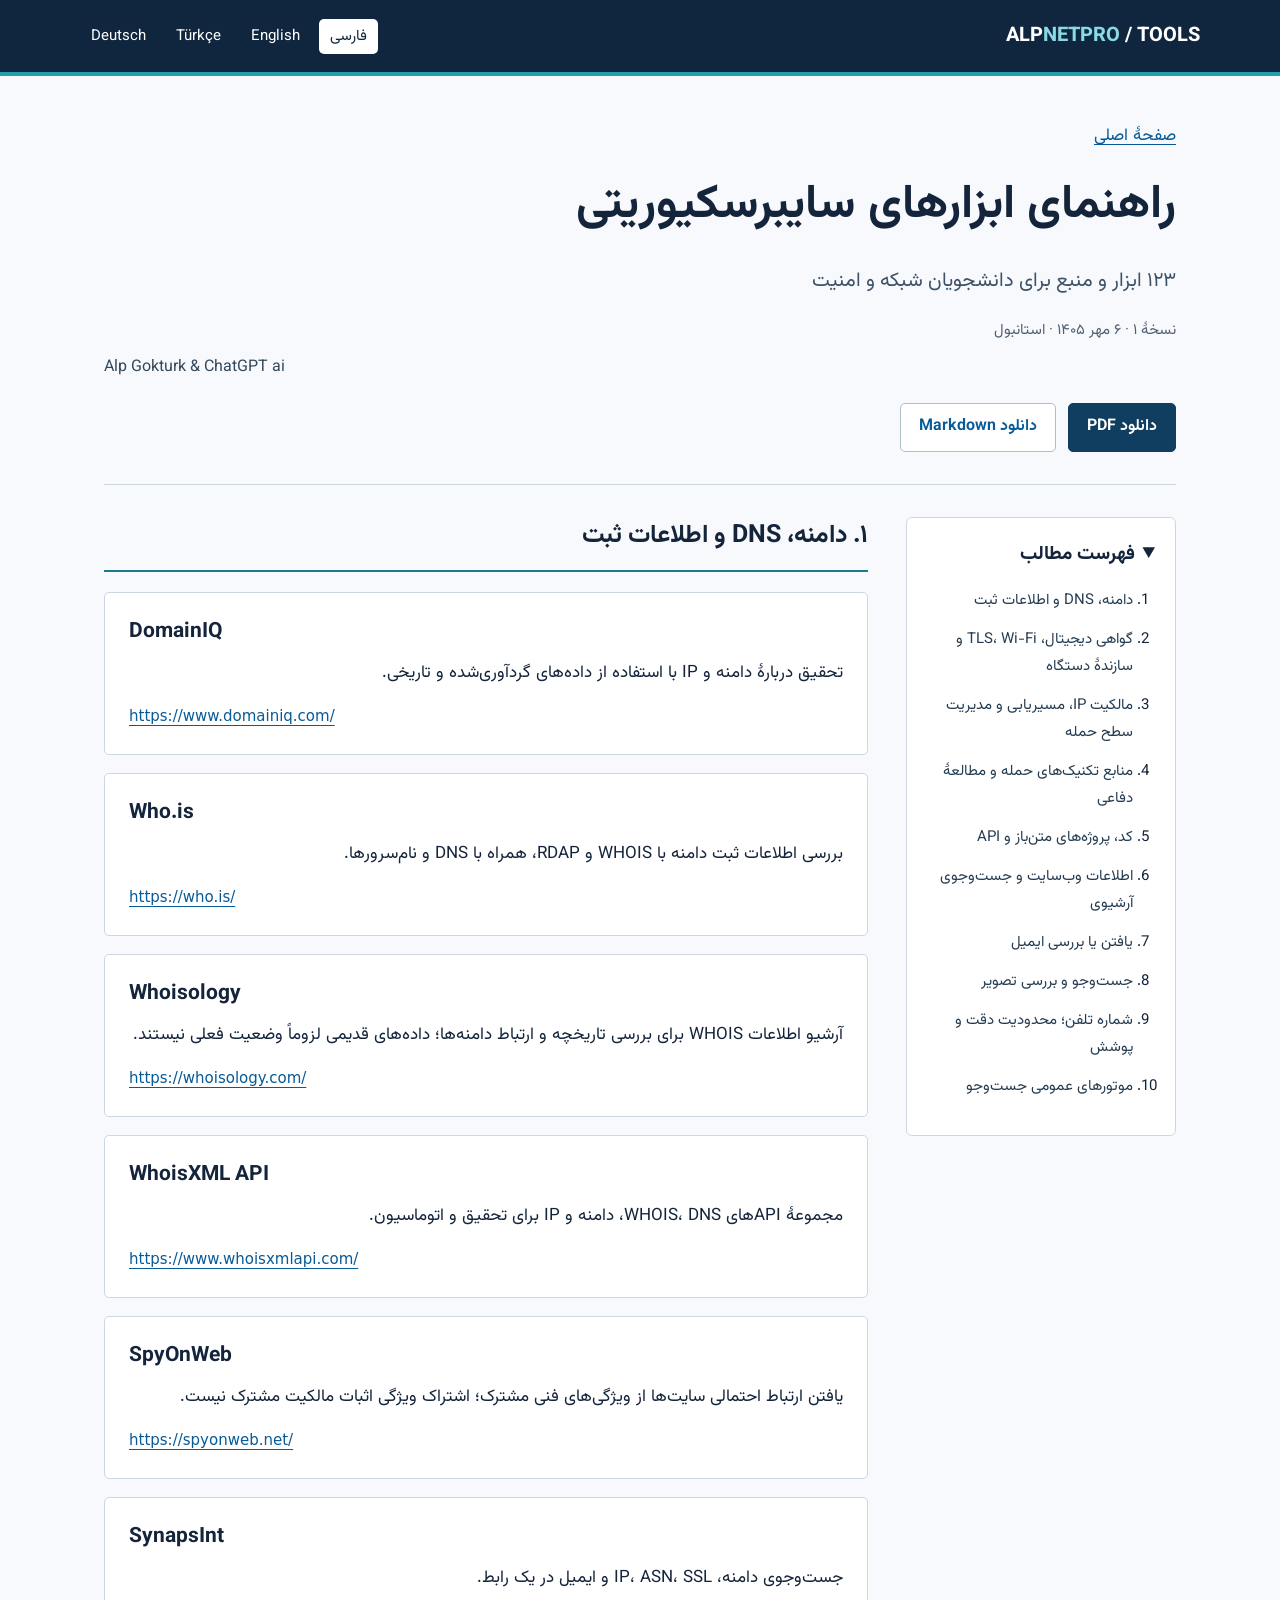
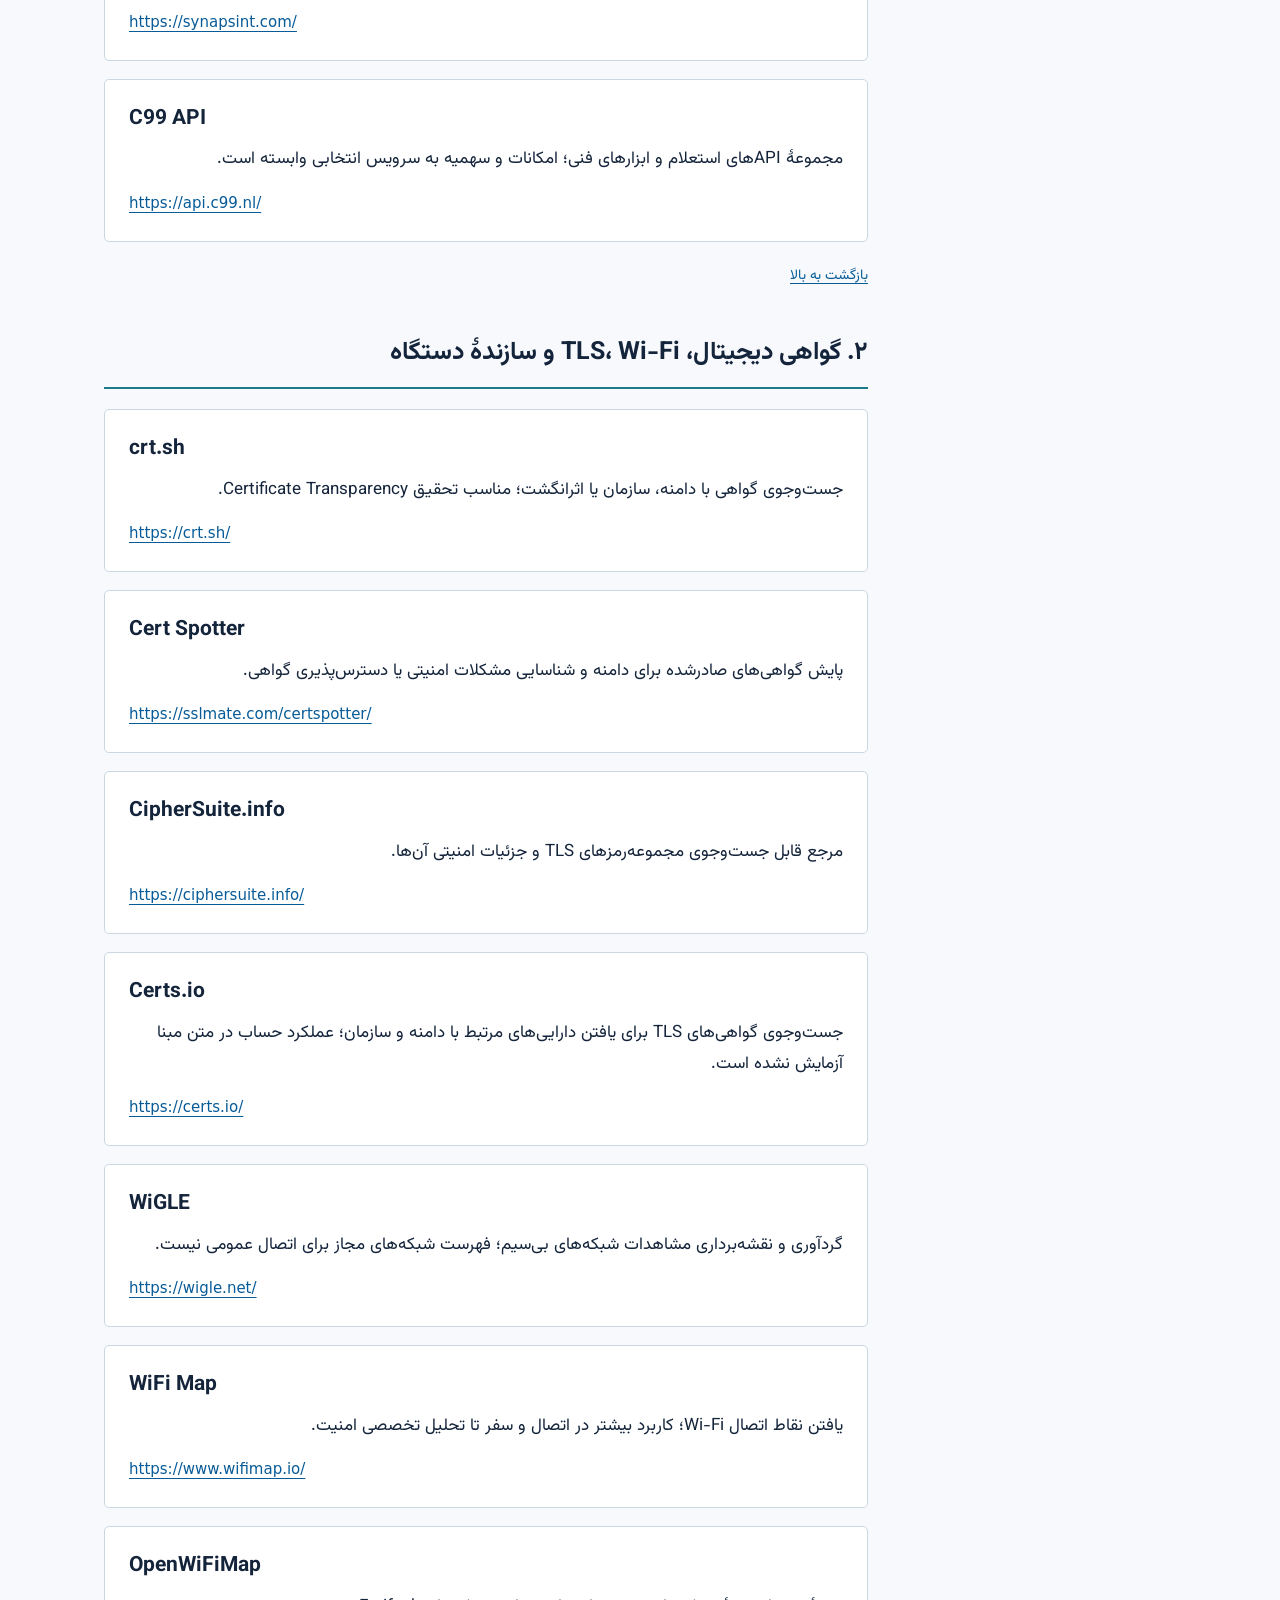
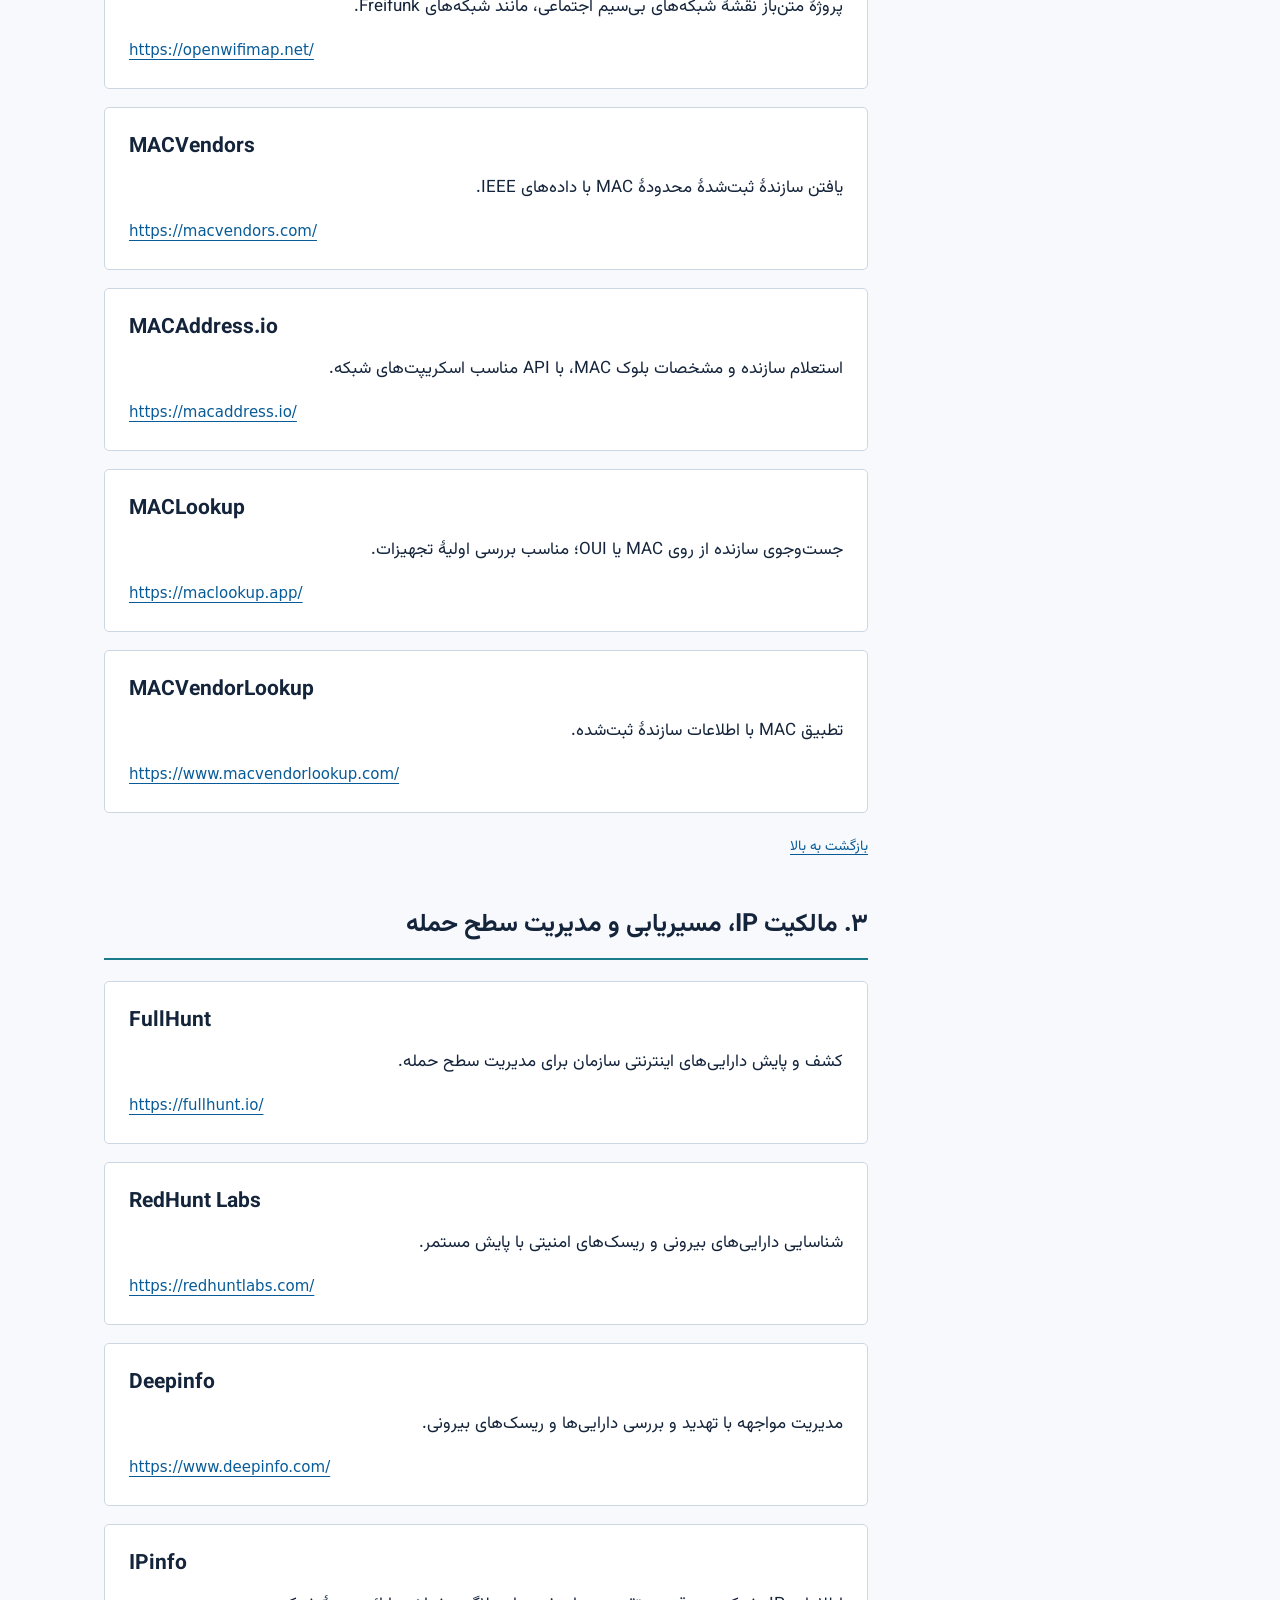
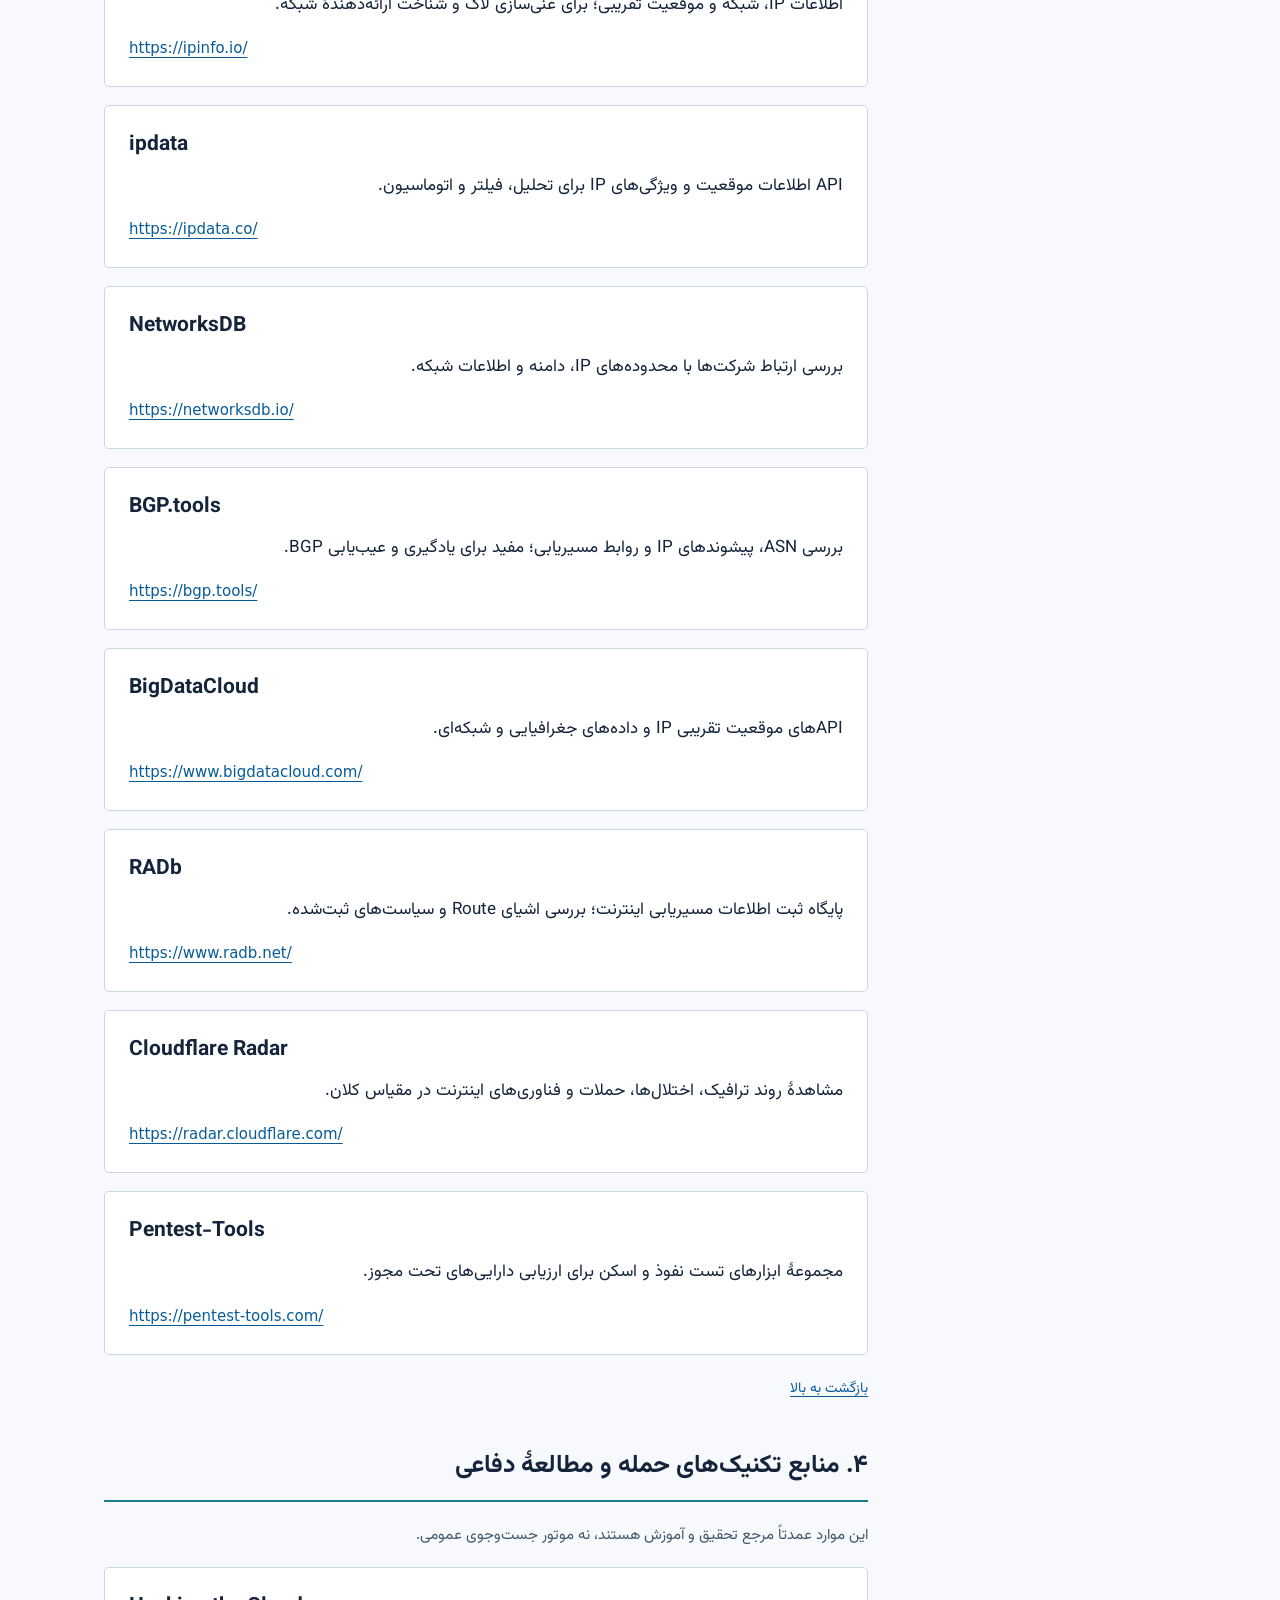
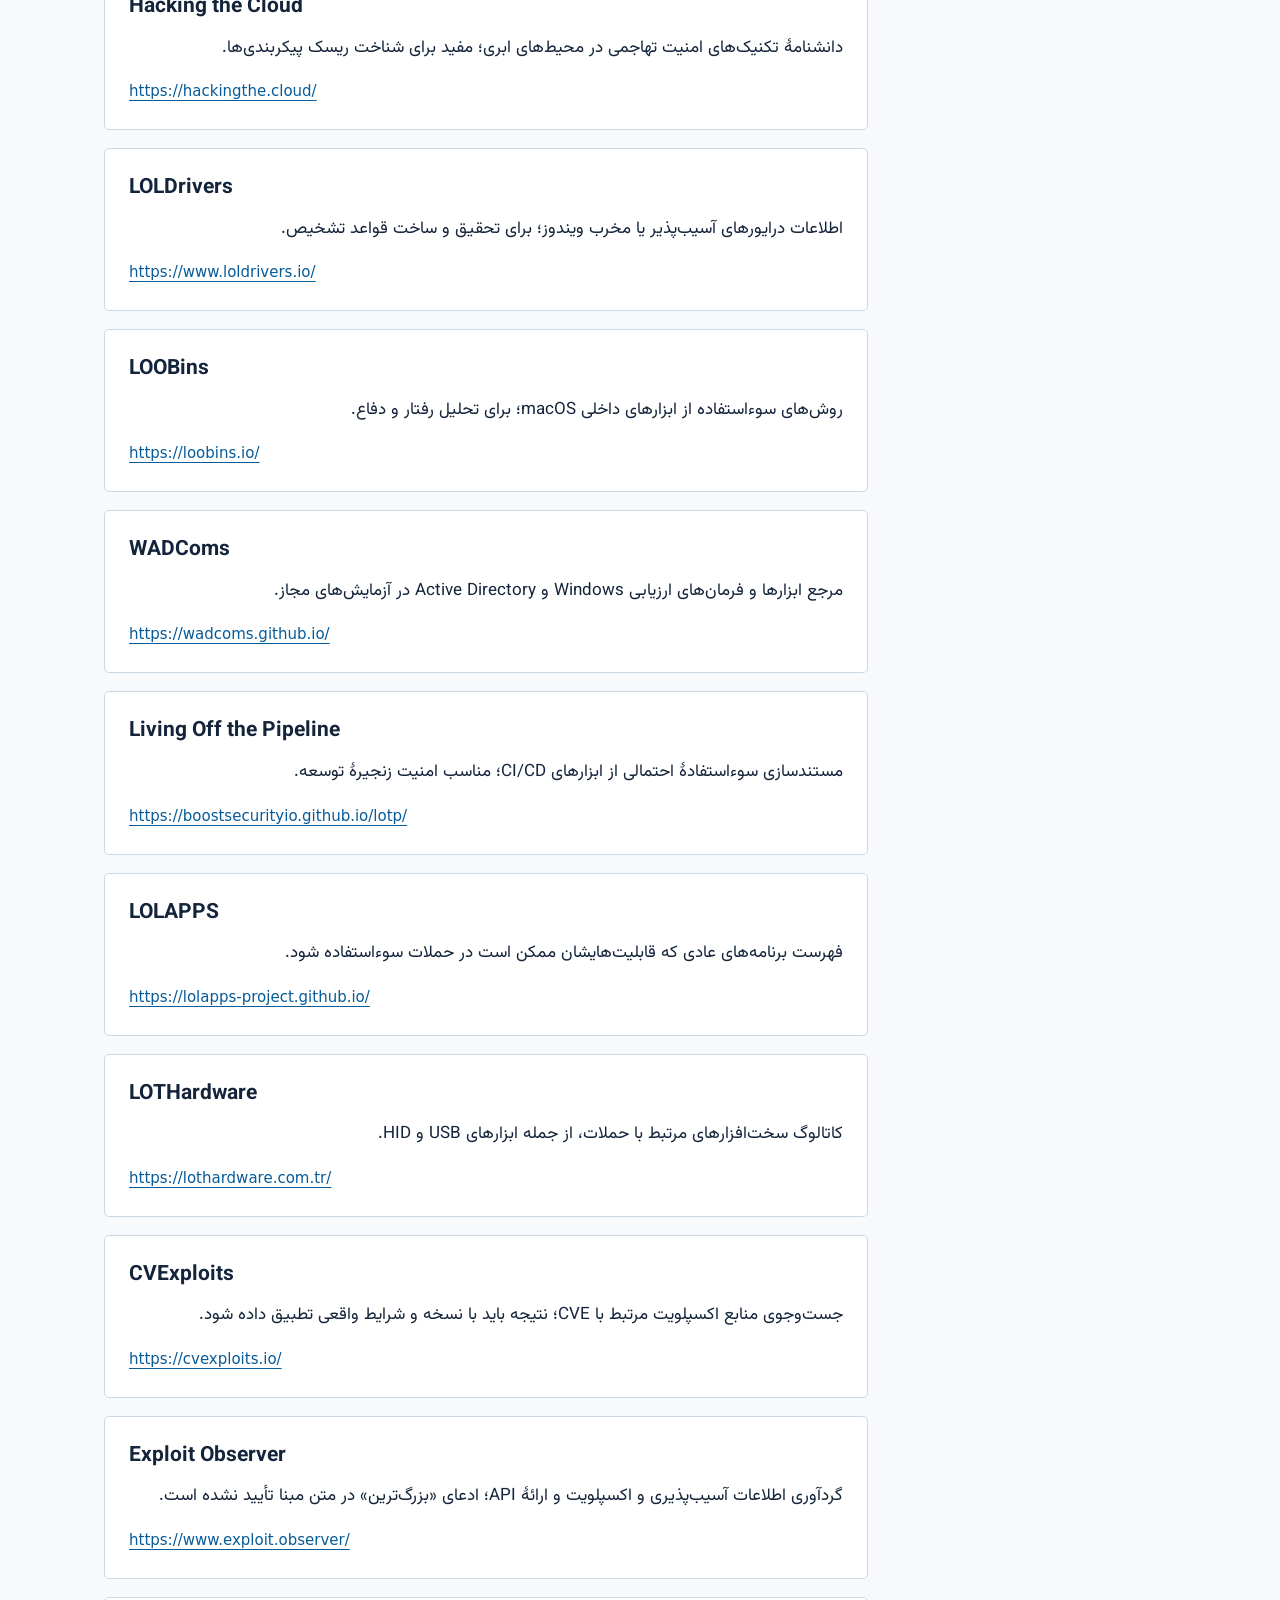
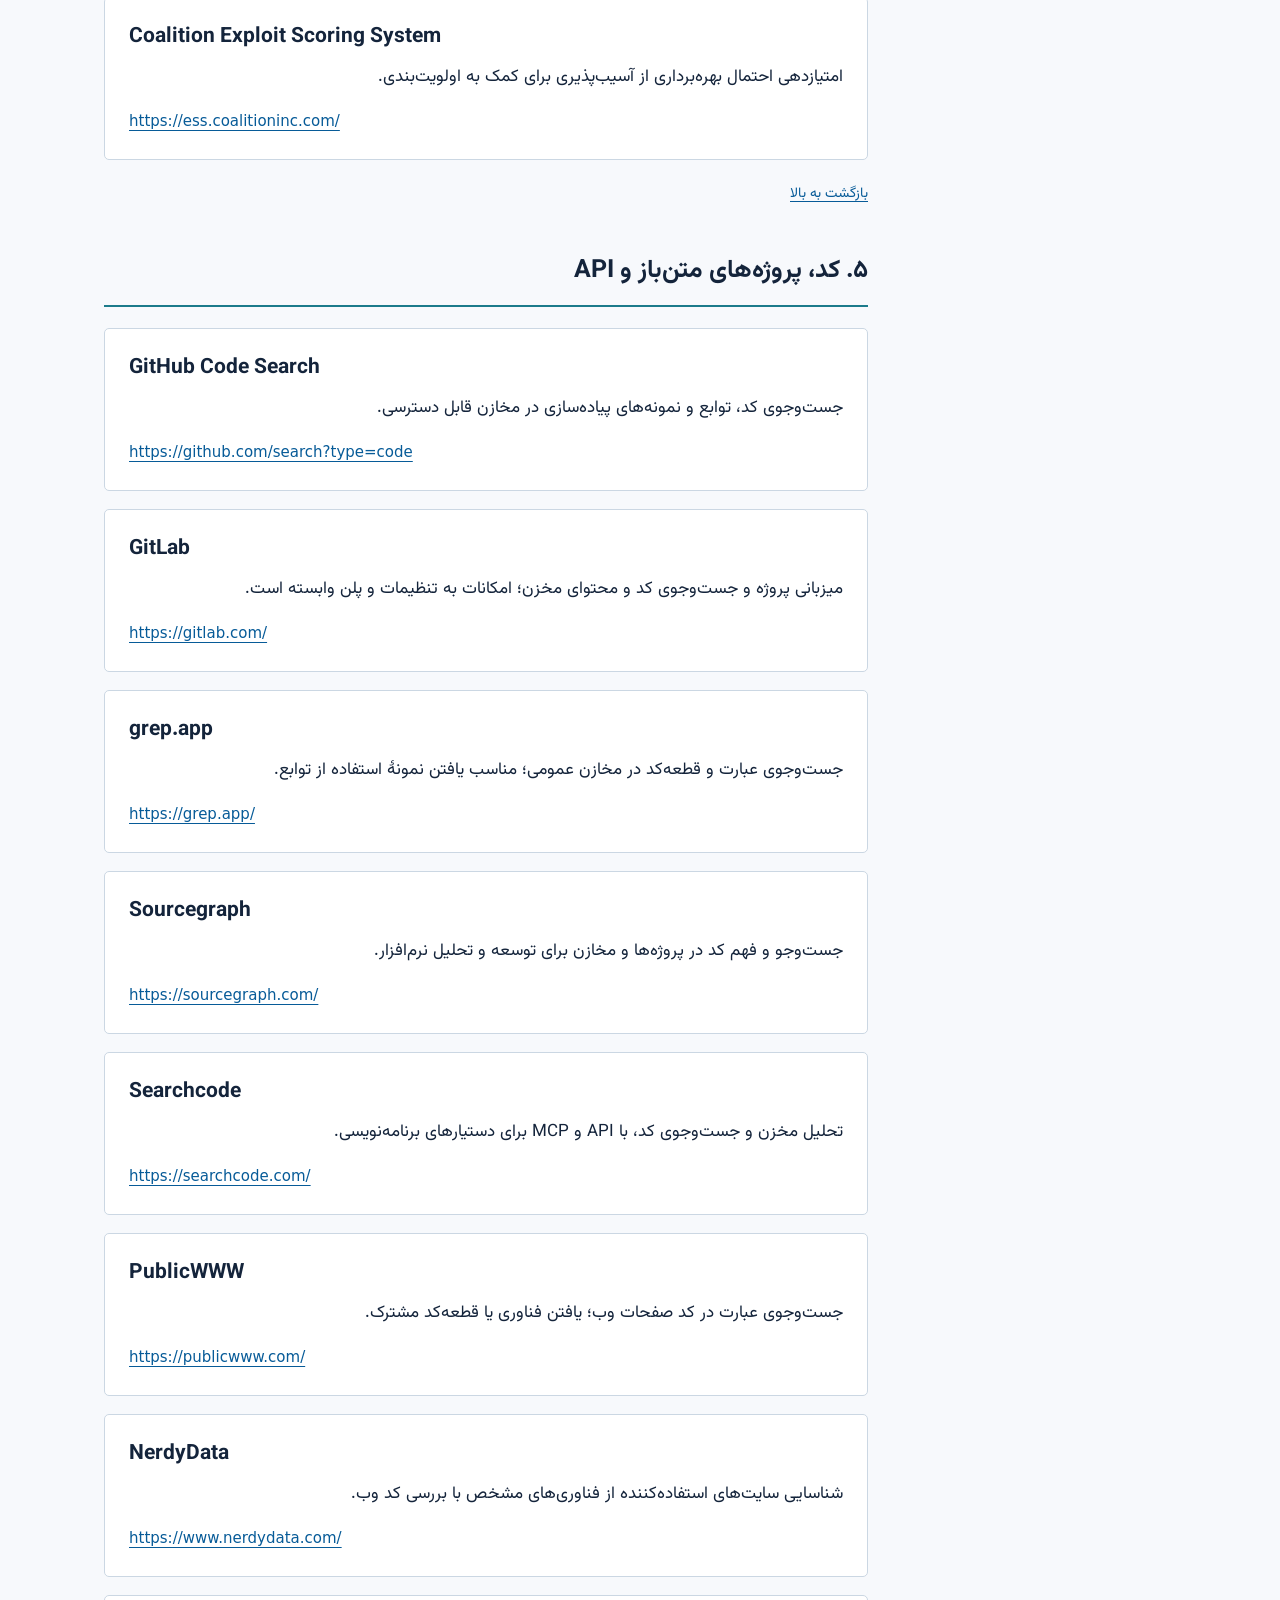
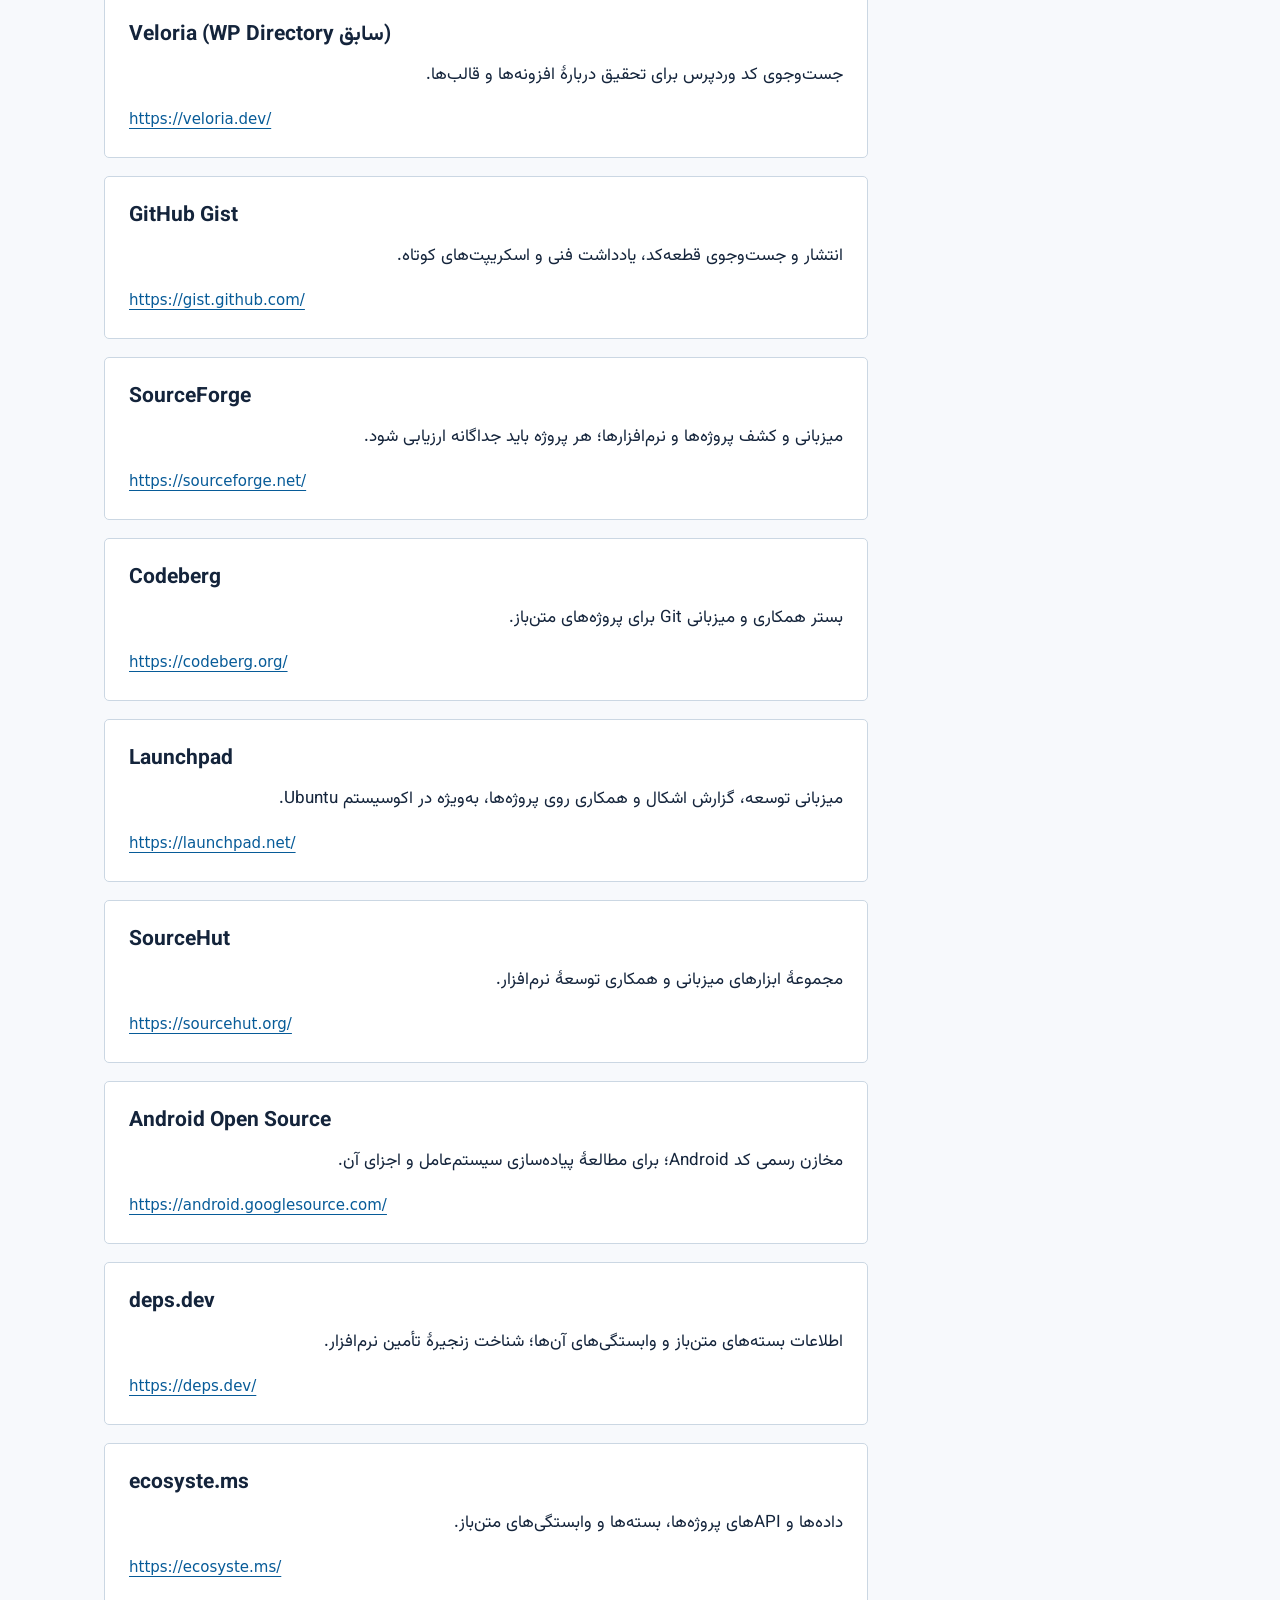
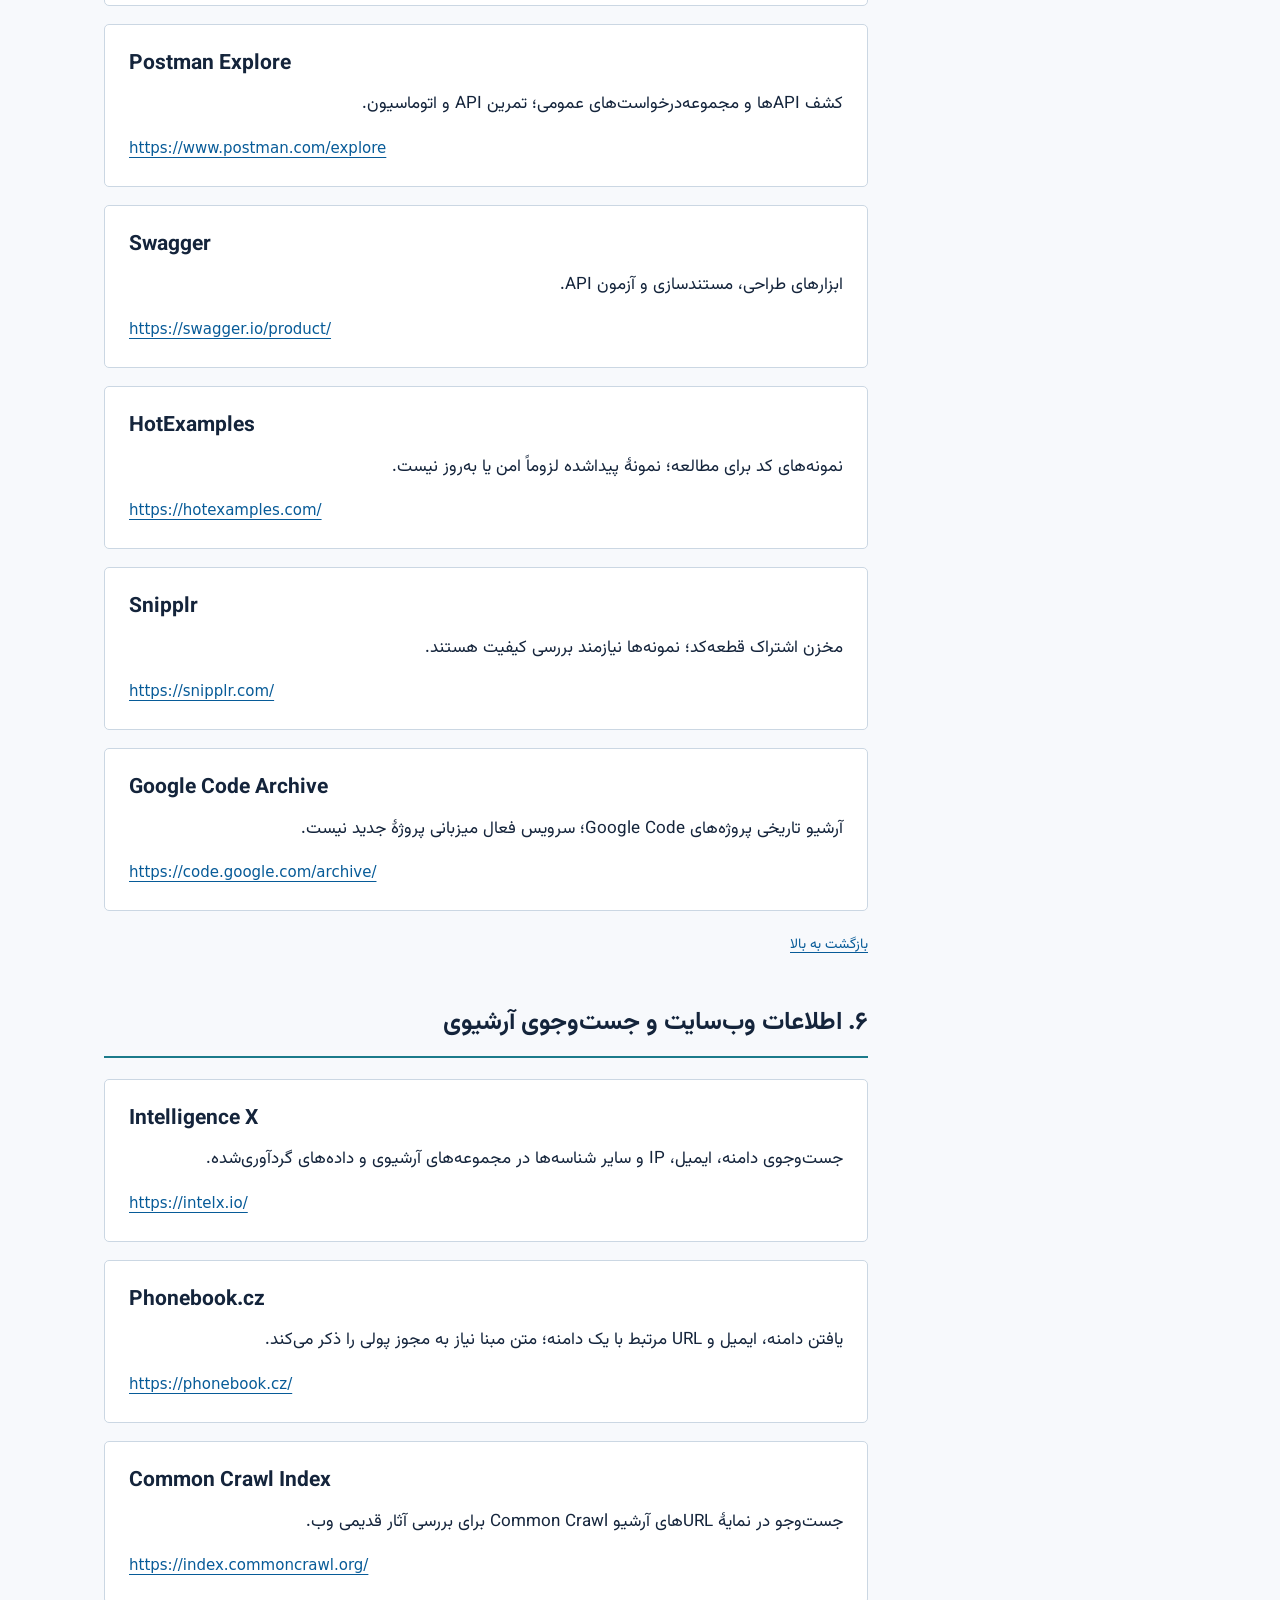
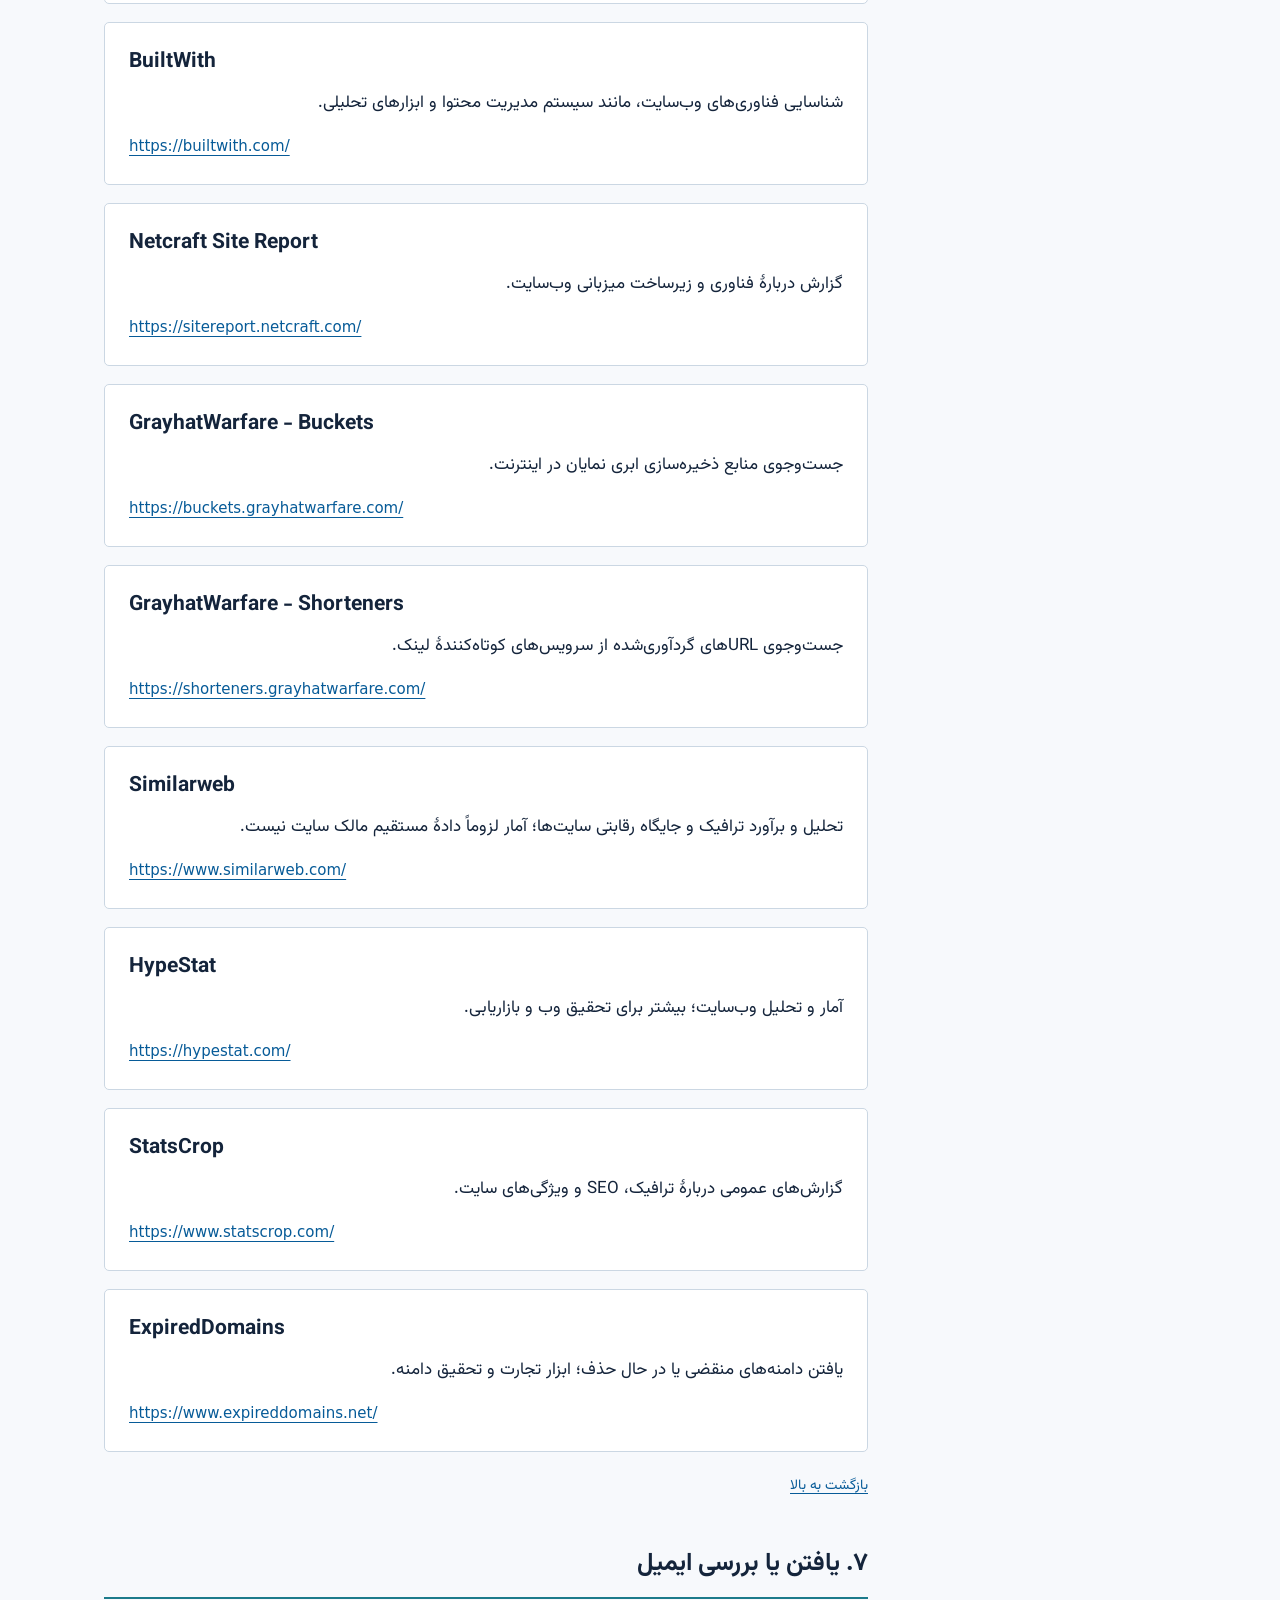
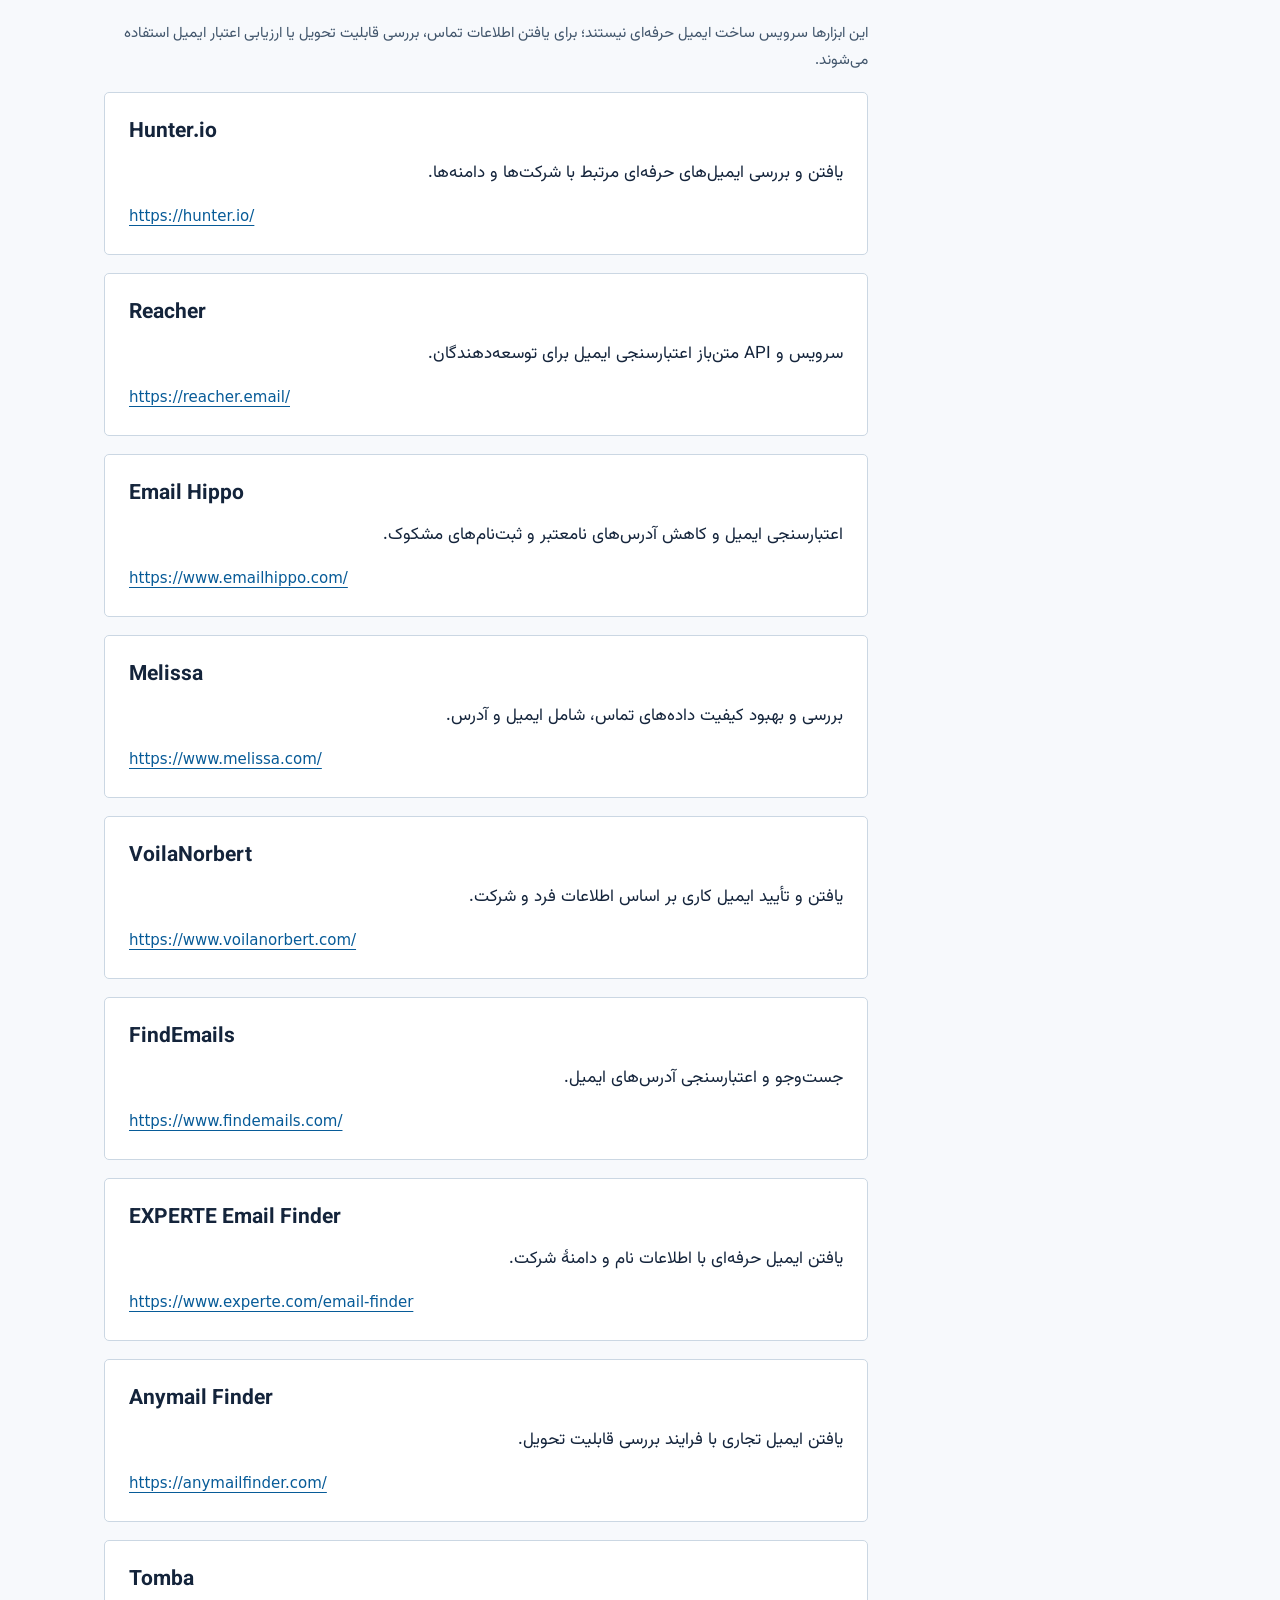
<file: fa.html>
<!doctype html><html lang="fa" dir="rtl"><head><meta charset="utf-8"><meta name="viewport" content="width=device-width,initial-scale=1"><title>راهنمای ابزارهای سایبرسکیوریتی | Alp Gokturk</title><meta name="description" content="۱۲۳ ابزار و منبع برای دانشجویان شبکه و امنیت"><meta name="author" content="Alp Gokturk &amp; ChatGPT ai"><link rel="canonical" href="https://alpnetpro.github.io/Cybersecurity-Tools/fa.html"><link rel="alternate" hreflang="fa" href="https://alpnetpro.github.io/Cybersecurity-Tools/fa.html"><link rel="alternate" hreflang="en" href="https://alpnetpro.github.io/Cybersecurity-Tools/en.html"><link rel="alternate" hreflang="tr" href="https://alpnetpro.github.io/Cybersecurity-Tools/tr.html"><link rel="alternate" hreflang="de" href="https://alpnetpro.github.io/Cybersecurity-Tools/de.html"><link rel="alternate" hreflang="x-default" href="https://alpnetpro.github.io/Cybersecurity-Tools/"><meta property="og:title" content="راهنمای ابزارهای سایبرسکیوریتی"><meta property="og:description" content="۱۲۳ ابزار و منبع برای دانشجویان شبکه و امنیت"><meta property="og:type" content="website"><meta property="og:url" content="https://alpnetpro.github.io/Cybersecurity-Tools/fa.html"><link rel="icon" type="image/svg+xml" href="data:image/svg+xml,%3Csvg%20xmlns%3D%27http%3A//www.w3.org/2000/svg%27%20viewBox%3D%270%200%2040%2040%27%3E%3Crect%20width%3D%2740%27%20height%3D%2740%27%20rx%3D%278%27%20fill%3D%27%2310263e%27/%3E%3Ctext%20x%3D%2720%27%20y%3D%2727%27%20font-family%3D%27sans-serif%27%20font-size%3D%2722%27%20font-weight%3D%27bold%27%20text-anchor%3D%27middle%27%20fill%3D%27%2388dae4%27%3EA%3C/text%3E%3C/svg%3E"><link rel="stylesheet" href="style.css"></head><body dir="rtl" id="top"><a class="skip" href="#main">مطالعهٔ آنلاین</a><header><a class="brand" href="index.html">ALP<span>NETPRO</span> / TOOLS</a><nav aria-label="Language"><a lang="fa" href="fa.html" aria-current="page">فارسی</a><a lang="en" href="en.html">English</a><a lang="tr" href="tr.html">Türkçe</a><a lang="de" href="de.html">Deutsch</a></nav></header><main id="main" class="wrap"><section class="hero"><a href="index.html">صفحهٔ اصلی</a><h1>راهنمای ابزارهای سایبرسکیوریتی</h1><p class="lede">۱۲۳ ابزار و منبع برای دانشجویان شبکه و امنیت</p><p class="meta">نسخهٔ ۱ · ۶ مهر ۱۴۰۵ · استانبول</p><p class="by">Alp Gokturk &amp; ChatGPT ai</p><div class="actions"><a class="button primary" href="cybersecurity-tools-fa.pdf" download>دانلود PDF</a><a class="button" href="cybersecurity-tools-fa.md" download>دانلود Markdown</a></div></section><div class="reader"><details class="toc" open><summary>فهرست مطالب</summary><ol><li><a href="#s1">دامنه، DNS و اطلاعات ثبت</a></li><li><a href="#s2">گواهی دیجیتال، TLS، Wi-Fi و سازندهٔ دستگاه</a></li><li><a href="#s3">مالکیت IP، مسیریابی و مدیریت سطح حمله</a></li><li><a href="#s4">منابع تکنیک‌های حمله و مطالعهٔ دفاعی</a></li><li><a href="#s5">کد، پروژه‌های متن‌باز و API</a></li><li><a href="#s6">اطلاعات وب‌سایت و جست‌وجوی آرشیوی</a></li><li><a href="#s7">یافتن یا بررسی ایمیل</a></li><li><a href="#s8">جست‌وجو و بررسی تصویر</a></li><li><a href="#s9">شماره تلفن؛ محدودیت دقت و پوشش</a></li><li><a href="#s10">موتورهای عمومی جست‌وجو</a></li></ol></details><div class="chapters"><section class="chapter" id="s1"><h2>۱. دامنه، DNS و اطلاعات ثبت</h2><article class="tool"><h3>DomainIQ</h3><p>تحقیق دربارهٔ دامنه و IP با استفاده از داده‌های گردآوری‌شده و تاریخی.</p><a class="source" href="https://www.domainiq.com/" rel="noopener noreferrer">https://www.domainiq.com/</a></article><article class="tool"><h3>Who.is</h3><p>بررسی اطلاعات ثبت دامنه با WHOIS و RDAP، همراه با DNS و نام‌سرورها.</p><a class="source" href="https://who.is/" rel="noopener noreferrer">https://who.is/</a></article><article class="tool"><h3>Whoisology</h3><p>آرشیو اطلاعات WHOIS برای بررسی تاریخچه و ارتباط دامنه‌ها؛ داده‌های قدیمی لزوماً وضعیت فعلی نیستند.</p><a class="source" href="https://whoisology.com/" rel="noopener noreferrer">https://whoisology.com/</a></article><article class="tool"><h3>WhoisXML API</h3><p>مجموعهٔ APIهای WHOIS، DNS، دامنه و IP برای تحقیق و اتوماسیون.</p><a class="source" href="https://www.whoisxmlapi.com/" rel="noopener noreferrer">https://www.whoisxmlapi.com/</a></article><article class="tool"><h3>SpyOnWeb</h3><p>یافتن ارتباط احتمالی سایت‌ها از ویژگی‌های فنی مشترک؛ اشتراک ویژگی اثبات مالکیت مشترک نیست.</p><a class="source" href="https://spyonweb.net/" rel="noopener noreferrer">https://spyonweb.net/</a></article><article class="tool"><h3>SynapsInt</h3><p>جست‌وجوی دامنه، IP، ASN، SSL و ایمیل در یک رابط.</p><a class="source" href="https://synapsint.com/" rel="noopener noreferrer">https://synapsint.com/</a></article><article class="tool"><h3>C99 API</h3><p>مجموعهٔ APIهای استعلام و ابزارهای فنی؛ امکانات و سهمیه به سرویس انتخابی وابسته است.</p><a class="source" href="https://api.c99.nl/" rel="noopener noreferrer">https://api.c99.nl/</a></article><a class="section-top" href="#top">بازگشت به بالا</a></section><section class="chapter" id="s2"><h2>۲. گواهی دیجیتال، TLS، Wi-Fi و سازندهٔ دستگاه</h2><article class="tool"><h3>crt.sh</h3><p>جست‌وجوی گواهی با دامنه، سازمان یا اثرانگشت؛ مناسب تحقیق Certificate Transparency.</p><a class="source" href="https://crt.sh/" rel="noopener noreferrer">https://crt.sh/</a></article><article class="tool"><h3>Cert Spotter</h3><p>پایش گواهی‌های صادرشده برای دامنه و شناسایی مشکلات امنیتی یا دسترس‌پذیری گواهی.</p><a class="source" href="https://sslmate.com/certspotter/" rel="noopener noreferrer">https://sslmate.com/certspotter/</a></article><article class="tool"><h3>CipherSuite.info</h3><p>مرجع قابل جست‌وجوی مجموعه‌رمزهای TLS و جزئیات امنیتی آن‌ها.</p><a class="source" href="https://ciphersuite.info/" rel="noopener noreferrer">https://ciphersuite.info/</a></article><article class="tool"><h3>Certs.io</h3><p>جست‌وجوی گواهی‌های TLS برای یافتن دارایی‌های مرتبط با دامنه و سازمان؛ عملکرد حساب در متن مبنا آزمایش نشده است.</p><a class="source" href="https://certs.io/" rel="noopener noreferrer">https://certs.io/</a></article><article class="tool"><h3>WiGLE</h3><p>گردآوری و نقشه‌برداری مشاهدات شبکه‌های بی‌سیم؛ فهرست شبکه‌های مجاز برای اتصال عمومی نیست.</p><a class="source" href="https://wigle.net/" rel="noopener noreferrer">https://wigle.net/</a></article><article class="tool"><h3>WiFi Map</h3><p>یافتن نقاط اتصال Wi-Fi؛ کاربرد بیشتر در اتصال و سفر تا تحلیل تخصصی امنیت.</p><a class="source" href="https://www.wifimap.io/" rel="noopener noreferrer">https://www.wifimap.io/</a></article><article class="tool"><h3>OpenWiFiMap</h3><p>پروژهٔ متن‌باز نقشهٔ شبکه‌های بی‌سیم اجتماعی، مانند شبکه‌های Freifunk.</p><a class="source" href="https://openwifimap.net/" rel="noopener noreferrer">https://openwifimap.net/</a></article><article class="tool"><h3>MACVendors</h3><p>یافتن سازندهٔ ثبت‌شدهٔ محدودهٔ MAC با داده‌های IEEE.</p><a class="source" href="https://macvendors.com/" rel="noopener noreferrer">https://macvendors.com/</a></article><article class="tool"><h3>MACAddress.io</h3><p>استعلام سازنده و مشخصات بلوک MAC، با API مناسب اسکریپت‌های شبکه.</p><a class="source" href="https://macaddress.io/" rel="noopener noreferrer">https://macaddress.io/</a></article><article class="tool"><h3>MACLookup</h3><p>جست‌وجوی سازنده از روی MAC یا OUI؛ مناسب بررسی اولیهٔ تجهیزات.</p><a class="source" href="https://maclookup.app/" rel="noopener noreferrer">https://maclookup.app/</a></article><article class="tool"><h3>MACVendorLookup</h3><p>تطبیق MAC با اطلاعات سازندهٔ ثبت‌شده.</p><a class="source" href="https://www.macvendorlookup.com/" rel="noopener noreferrer">https://www.macvendorlookup.com/</a></article><a class="section-top" href="#top">بازگشت به بالا</a></section><section class="chapter" id="s3"><h2>۳. مالکیت IP، مسیریابی و مدیریت سطح حمله</h2><article class="tool"><h3>FullHunt</h3><p>کشف و پایش دارایی‌های اینترنتی سازمان برای مدیریت سطح حمله.</p><a class="source" href="https://fullhunt.io/" rel="noopener noreferrer">https://fullhunt.io/</a></article><article class="tool"><h3>RedHunt Labs</h3><p>شناسایی دارایی‌های بیرونی و ریسک‌های امنیتی با پایش مستمر.</p><a class="source" href="https://redhuntlabs.com/" rel="noopener noreferrer">https://redhuntlabs.com/</a></article><article class="tool"><h3>Deepinfo</h3><p>مدیریت مواجهه با تهدید و بررسی دارایی‌ها و ریسک‌های بیرونی.</p><a class="source" href="https://www.deepinfo.com/" rel="noopener noreferrer">https://www.deepinfo.com/</a></article><article class="tool"><h3>IPinfo</h3><p>اطلاعات IP، شبکه و موقعیت تقریبی؛ برای غنی‌سازی لاگ و شناخت ارائه‌دهندهٔ شبکه.</p><a class="source" href="https://ipinfo.io/" rel="noopener noreferrer">https://ipinfo.io/</a></article><article class="tool"><h3>ipdata</h3><p>API اطلاعات موقعیت و ویژگی‌های IP برای تحلیل، فیلتر و اتوماسیون.</p><a class="source" href="https://ipdata.co/" rel="noopener noreferrer">https://ipdata.co/</a></article><article class="tool"><h3>NetworksDB</h3><p>بررسی ارتباط شرکت‌ها با محدوده‌های IP، دامنه و اطلاعات شبکه.</p><a class="source" href="https://networksdb.io/" rel="noopener noreferrer">https://networksdb.io/</a></article><article class="tool"><h3>BGP.tools</h3><p>بررسی ASN، پیشوندهای IP و روابط مسیریابی؛ مفید برای یادگیری و عیب‌یابی BGP.</p><a class="source" href="https://bgp.tools/" rel="noopener noreferrer">https://bgp.tools/</a></article><article class="tool"><h3>BigDataCloud</h3><p>APIهای موقعیت تقریبی IP و داده‌های جغرافیایی و شبکه‌ای.</p><a class="source" href="https://www.bigdatacloud.com/" rel="noopener noreferrer">https://www.bigdatacloud.com/</a></article><article class="tool"><h3>RADb</h3><p>پایگاه ثبت اطلاعات مسیریابی اینترنت؛ بررسی اشیای Route و سیاست‌های ثبت‌شده.</p><a class="source" href="https://www.radb.net/" rel="noopener noreferrer">https://www.radb.net/</a></article><article class="tool"><h3>Cloudflare Radar</h3><p>مشاهدهٔ روند ترافیک، اختلال‌ها، حملات و فناوری‌های اینترنت در مقیاس کلان.</p><a class="source" href="https://radar.cloudflare.com/" rel="noopener noreferrer">https://radar.cloudflare.com/</a></article><article class="tool"><h3>Pentest-Tools</h3><p>مجموعهٔ ابزارهای تست نفوذ و اسکن برای ارزیابی دارایی‌های تحت مجوز.</p><a class="source" href="https://pentest-tools.com/" rel="noopener noreferrer">https://pentest-tools.com/</a></article><a class="section-top" href="#top">بازگشت به بالا</a></section><section class="chapter" id="s4"><h2>۴. منابع تکنیک‌های حمله و مطالعهٔ دفاعی</h2><p class="hint">این موارد عمدتاً مرجع تحقیق و آموزش هستند، نه موتور جست‌وجوی عمومی.</p><article class="tool"><h3>Hacking the Cloud</h3><p>دانشنامهٔ تکنیک‌های امنیت تهاجمی در محیط‌های ابری؛ مفید برای شناخت ریسک پیکربندی‌ها.</p><a class="source" href="https://hackingthe.cloud/" rel="noopener noreferrer">https://hackingthe.cloud/</a></article><article class="tool"><h3>LOLDrivers</h3><p>اطلاعات درایورهای آسیب‌پذیر یا مخرب ویندوز؛ برای تحقیق و ساخت قواعد تشخیص.</p><a class="source" href="https://www.loldrivers.io/" rel="noopener noreferrer">https://www.loldrivers.io/</a></article><article class="tool"><h3>LOOBins</h3><p>روش‌های سوءاستفاده از ابزارهای داخلی macOS؛ برای تحلیل رفتار و دفاع.</p><a class="source" href="https://loobins.io/" rel="noopener noreferrer">https://loobins.io/</a></article><article class="tool"><h3>WADComs</h3><p>مرجع ابزارها و فرمان‌های ارزیابی Windows و Active Directory در آزمایش‌های مجاز.</p><a class="source" href="https://wadcoms.github.io/" rel="noopener noreferrer">https://wadcoms.github.io/</a></article><article class="tool"><h3>Living Off the Pipeline</h3><p>مستندسازی سوءاستفادهٔ احتمالی از ابزارهای CI/CD؛ مناسب امنیت زنجیرهٔ توسعه.</p><a class="source" href="https://boostsecurityio.github.io/lotp/" rel="noopener noreferrer">https://boostsecurityio.github.io/lotp/</a></article><article class="tool"><h3>LOLAPPS</h3><p>فهرست برنامه‌های عادی که قابلیت‌هایشان ممکن است در حملات سوءاستفاده شود.</p><a class="source" href="https://lolapps-project.github.io/" rel="noopener noreferrer">https://lolapps-project.github.io/</a></article><article class="tool"><h3>LOTHardware</h3><p>کاتالوگ سخت‌افزارهای مرتبط با حملات، از جمله ابزارهای USB و HID.</p><a class="source" href="https://lothardware.com.tr/" rel="noopener noreferrer">https://lothardware.com.tr/</a></article><article class="tool"><h3>CVExploits</h3><p>جست‌وجوی منابع اکسپلویت مرتبط با CVE؛ نتیجه باید با نسخه و شرایط واقعی تطبیق داده شود.</p><a class="source" href="https://cvexploits.io/" rel="noopener noreferrer">https://cvexploits.io/</a></article><article class="tool"><h3>Exploit Observer</h3><p>گردآوری اطلاعات آسیب‌پذیری و اکسپلویت و ارائهٔ API؛ ادعای «بزرگ‌ترین» در متن مبنا تأیید نشده است.</p><a class="source" href="https://www.exploit.observer/" rel="noopener noreferrer">https://www.exploit.observer/</a></article><article class="tool"><h3>Coalition Exploit Scoring System</h3><p>امتیازدهی احتمال بهره‌برداری از آسیب‌پذیری برای کمک به اولویت‌بندی.</p><a class="source" href="https://ess.coalitioninc.com/" rel="noopener noreferrer">https://ess.coalitioninc.com/</a></article><a class="section-top" href="#top">بازگشت به بالا</a></section><section class="chapter" id="s5"><h2>۵. کد، پروژه‌های متن‌باز و API</h2><article class="tool"><h3>GitHub Code Search</h3><p>جست‌وجوی کد، توابع و نمونه‌های پیاده‌سازی در مخازن قابل دسترسی.</p><a class="source" href="https://github.com/search?type=code" rel="noopener noreferrer">https://github.com/search?type=code</a></article><article class="tool"><h3>GitLab</h3><p>میزبانی پروژه و جست‌وجوی کد و محتوای مخزن؛ امکانات به تنظیمات و پلن وابسته است.</p><a class="source" href="https://gitlab.com/" rel="noopener noreferrer">https://gitlab.com/</a></article><article class="tool"><h3>grep.app</h3><p>جست‌وجوی عبارت و قطعه‌کد در مخازن عمومی؛ مناسب یافتن نمونهٔ استفاده از توابع.</p><a class="source" href="https://grep.app/" rel="noopener noreferrer">https://grep.app/</a></article><article class="tool"><h3>Sourcegraph</h3><p>جست‌وجو و فهم کد در پروژه‌ها و مخازن برای توسعه و تحلیل نرم‌افزار.</p><a class="source" href="https://sourcegraph.com/" rel="noopener noreferrer">https://sourcegraph.com/</a></article><article class="tool"><h3>Searchcode</h3><p>تحلیل مخزن و جست‌وجوی کد، با API و MCP برای دستیارهای برنامه‌نویسی.</p><a class="source" href="https://searchcode.com/" rel="noopener noreferrer">https://searchcode.com/</a></article><article class="tool"><h3>PublicWWW</h3><p>جست‌وجوی عبارت در کد صفحات وب؛ یافتن فناوری یا قطعه‌کد مشترک.</p><a class="source" href="https://publicwww.com/" rel="noopener noreferrer">https://publicwww.com/</a></article><article class="tool"><h3>NerdyData</h3><p>شناسایی سایت‌های استفاده‌کننده از فناوری‌های مشخص با بررسی کد وب.</p><a class="source" href="https://www.nerdydata.com/" rel="noopener noreferrer">https://www.nerdydata.com/</a></article><article class="tool"><h3>Veloria (WP Directory سابق)</h3><p>جست‌وجوی کد وردپرس برای تحقیق دربارهٔ افزونه‌ها و قالب‌ها.</p><a class="source" href="https://veloria.dev/" rel="noopener noreferrer">https://veloria.dev/</a></article><article class="tool"><h3>GitHub Gist</h3><p>انتشار و جست‌وجوی قطعه‌کد، یادداشت فنی و اسکریپت‌های کوتاه.</p><a class="source" href="https://gist.github.com/" rel="noopener noreferrer">https://gist.github.com/</a></article><article class="tool"><h3>SourceForge</h3><p>میزبانی و کشف پروژه‌ها و نرم‌افزارها؛ هر پروژه باید جداگانه ارزیابی شود.</p><a class="source" href="https://sourceforge.net/" rel="noopener noreferrer">https://sourceforge.net/</a></article><article class="tool"><h3>Codeberg</h3><p>بستر همکاری و میزبانی Git برای پروژه‌های متن‌باز.</p><a class="source" href="https://codeberg.org/" rel="noopener noreferrer">https://codeberg.org/</a></article><article class="tool"><h3>Launchpad</h3><p>میزبانی توسعه، گزارش اشکال و همکاری روی پروژه‌ها، به‌ویژه در اکوسیستم Ubuntu.</p><a class="source" href="https://launchpad.net/" rel="noopener noreferrer">https://launchpad.net/</a></article><article class="tool"><h3>SourceHut</h3><p>مجموعهٔ ابزارهای میزبانی و همکاری توسعهٔ نرم‌افزار.</p><a class="source" href="https://sourcehut.org/" rel="noopener noreferrer">https://sourcehut.org/</a></article><article class="tool"><h3>Android Open Source</h3><p>مخازن رسمی کد Android؛ برای مطالعهٔ پیاده‌سازی سیستم‌عامل و اجزای آن.</p><a class="source" href="https://android.googlesource.com/" rel="noopener noreferrer">https://android.googlesource.com/</a></article><article class="tool"><h3>deps.dev</h3><p>اطلاعات بسته‌های متن‌باز و وابستگی‌های آن‌ها؛ شناخت زنجیرهٔ تأمین نرم‌افزار.</p><a class="source" href="https://deps.dev/" rel="noopener noreferrer">https://deps.dev/</a></article><article class="tool"><h3>ecosyste.ms</h3><p>داده‌ها و APIهای پروژه‌ها، بسته‌ها و وابستگی‌های متن‌باز.</p><a class="source" href="https://ecosyste.ms/" rel="noopener noreferrer">https://ecosyste.ms/</a></article><article class="tool"><h3>Postman Explore</h3><p>کشف APIها و مجموعه‌درخواست‌های عمومی؛ تمرین API و اتوماسیون.</p><a class="source" href="https://www.postman.com/explore" rel="noopener noreferrer">https://www.postman.com/explore</a></article><article class="tool"><h3>Swagger</h3><p>ابزارهای طراحی، مستندسازی و آزمون API.</p><a class="source" href="https://swagger.io/product/" rel="noopener noreferrer">https://swagger.io/product/</a></article><article class="tool"><h3>HotExamples</h3><p>نمونه‌های کد برای مطالعه؛ نمونهٔ پیدا‌شده لزوماً امن یا به‌روز نیست.</p><a class="source" href="https://hotexamples.com/" rel="noopener noreferrer">https://hotexamples.com/</a></article><article class="tool"><h3>Snipplr</h3><p>مخزن اشتراک قطعه‌کد؛ نمونه‌ها نیازمند بررسی کیفیت هستند.</p><a class="source" href="https://snipplr.com/" rel="noopener noreferrer">https://snipplr.com/</a></article><article class="tool"><h3>Google Code Archive</h3><p>آرشیو تاریخی پروژه‌های Google Code؛ سرویس فعال میزبانی پروژهٔ جدید نیست.</p><a class="source" href="https://code.google.com/archive/" rel="noopener noreferrer">https://code.google.com/archive/</a></article><a class="section-top" href="#top">بازگشت به بالا</a></section><section class="chapter" id="s6"><h2>۶. اطلاعات وب‌سایت و جست‌وجوی آرشیوی</h2><article class="tool"><h3>Intelligence X</h3><p>جست‌وجوی دامنه، ایمیل، IP و سایر شناسه‌ها در مجموعه‌های آرشیوی و داده‌های گردآوری‌شده.</p><a class="source" href="https://intelx.io/" rel="noopener noreferrer">https://intelx.io/</a></article><article class="tool"><h3>Phonebook.cz</h3><p>یافتن دامنه، ایمیل و URL مرتبط با یک دامنه؛ متن مبنا نیاز به مجوز پولی را ذکر می‌کند.</p><a class="source" href="https://phonebook.cz/" rel="noopener noreferrer">https://phonebook.cz/</a></article><article class="tool"><h3>Common Crawl Index</h3><p>جست‌وجو در نمایهٔ URLهای آرشیو Common Crawl برای بررسی آثار قدیمی وب.</p><a class="source" href="https://index.commoncrawl.org/" rel="noopener noreferrer">https://index.commoncrawl.org/</a></article><article class="tool"><h3>BuiltWith</h3><p>شناسایی فناوری‌های وب‌سایت، مانند سیستم مدیریت محتوا و ابزارهای تحلیلی.</p><a class="source" href="https://builtwith.com/" rel="noopener noreferrer">https://builtwith.com/</a></article><article class="tool"><h3>Netcraft Site Report</h3><p>گزارش دربارهٔ فناوری و زیرساخت میزبانی وب‌سایت.</p><a class="source" href="https://sitereport.netcraft.com/" rel="noopener noreferrer">https://sitereport.netcraft.com/</a></article><article class="tool"><h3>GrayhatWarfare - Buckets</h3><p>جست‌وجوی منابع ذخیره‌سازی ابری نمایان در اینترنت.</p><a class="source" href="https://buckets.grayhatwarfare.com/" rel="noopener noreferrer">https://buckets.grayhatwarfare.com/</a></article><article class="tool"><h3>GrayhatWarfare - Shorteners</h3><p>جست‌وجوی URLهای گردآوری‌شده از سرویس‌های کوتاه‌کنندهٔ لینک.</p><a class="source" href="https://shorteners.grayhatwarfare.com/" rel="noopener noreferrer">https://shorteners.grayhatwarfare.com/</a></article><article class="tool"><h3>Similarweb</h3><p>تحلیل و برآورد ترافیک و جایگاه رقابتی سایت‌ها؛ آمار لزوماً دادهٔ مستقیم مالک سایت نیست.</p><a class="source" href="https://www.similarweb.com/" rel="noopener noreferrer">https://www.similarweb.com/</a></article><article class="tool"><h3>HypeStat</h3><p>آمار و تحلیل وب‌سایت؛ بیشتر برای تحقیق وب و بازاریابی.</p><a class="source" href="https://hypestat.com/" rel="noopener noreferrer">https://hypestat.com/</a></article><article class="tool"><h3>StatsCrop</h3><p>گزارش‌های عمومی دربارهٔ ترافیک، SEO و ویژگی‌های سایت.</p><a class="source" href="https://www.statscrop.com/" rel="noopener noreferrer">https://www.statscrop.com/</a></article><article class="tool"><h3>ExpiredDomains</h3><p>یافتن دامنه‌های منقضی یا در حال حذف؛ ابزار تجارت و تحقیق دامنه.</p><a class="source" href="https://www.expireddomains.net/" rel="noopener noreferrer">https://www.expireddomains.net/</a></article><a class="section-top" href="#top">بازگشت به بالا</a></section><section class="chapter" id="s7"><h2>۷. یافتن یا بررسی ایمیل</h2><p class="hint">این ابزارها سرویس ساخت ایمیل حرفه‌ای نیستند؛ برای یافتن اطلاعات تماس، بررسی قابلیت تحویل یا ارزیابی اعتبار ایمیل استفاده می‌شوند.</p><article class="tool"><h3>Hunter.io</h3><p>یافتن و بررسی ایمیل‌های حرفه‌ای مرتبط با شرکت‌ها و دامنه‌ها.</p><a class="source" href="https://hunter.io/" rel="noopener noreferrer">https://hunter.io/</a></article><article class="tool"><h3>Reacher</h3><p>سرویس و API متن‌باز اعتبارسنجی ایمیل برای توسعه‌دهندگان.</p><a class="source" href="https://reacher.email/" rel="noopener noreferrer">https://reacher.email/</a></article><article class="tool"><h3>Email Hippo</h3><p>اعتبارسنجی ایمیل و کاهش آدرس‌های نامعتبر و ثبت‌نام‌های مشکوک.</p><a class="source" href="https://www.emailhippo.com/" rel="noopener noreferrer">https://www.emailhippo.com/</a></article><article class="tool"><h3>Melissa</h3><p>بررسی و بهبود کیفیت داده‌های تماس، شامل ایمیل و آدرس.</p><a class="source" href="https://www.melissa.com/" rel="noopener noreferrer">https://www.melissa.com/</a></article><article class="tool"><h3>VoilaNorbert</h3><p>یافتن و تأیید ایمیل کاری بر اساس اطلاعات فرد و شرکت.</p><a class="source" href="https://www.voilanorbert.com/" rel="noopener noreferrer">https://www.voilanorbert.com/</a></article><article class="tool"><h3>FindEmails</h3><p>جست‌وجو و اعتبارسنجی آدرس‌های ایمیل.</p><a class="source" href="https://www.findemails.com/" rel="noopener noreferrer">https://www.findemails.com/</a></article><article class="tool"><h3>EXPERTE Email Finder</h3><p>یافتن ایمیل حرفه‌ای با اطلاعات نام و دامنهٔ شرکت.</p><a class="source" href="https://www.experte.com/email-finder" rel="noopener noreferrer">https://www.experte.com/email-finder</a></article><article class="tool"><h3>Anymail Finder</h3><p>یافتن ایمیل تجاری با فرایند بررسی قابلیت تحویل.</p><a class="source" href="https://anymailfinder.com/" rel="noopener noreferrer">https://anymailfinder.com/</a></article><article class="tool"><h3>Tomba</h3><p>جست‌وجو و غنی‌سازی اطلاعات تماس و ایمیل‌های تجاری.</p><a class="source" href="https://tomba.io/" rel="noopener noreferrer">https://tomba.io/</a></article><article class="tool"><h3>Snov.io</h3><p>یافتن و بررسی اطلاعات تماس و مدیریت ارتباطات فروش.</p><a class="source" href="https://snov.io/" rel="noopener noreferrer">https://snov.io/</a></article><article class="tool"><h3>EmailRep</h3><p>بررسی اعتبار و نشانه‌های ریسک آدرس ایمیل؛ برای تحلیل ایمیل مشکوک.</p><a class="source" href="https://emailrep.io/" rel="noopener noreferrer">https://emailrep.io/</a></article><article class="tool"><h3>MailboxValidator</h3><p>بررسی اعتبار ایمیل با رابط وب و API.</p><a class="source" href="https://www.mailboxvalidator.com/" rel="noopener noreferrer">https://www.mailboxvalidator.com/</a></article><article class="tool"><h3>ContactOut</h3><p>یافتن اطلاعات تماس حرفه‌ای؛ بیشتر ابزار استخدام و فروش.</p><a class="source" href="https://contactout.com/" rel="noopener noreferrer">https://contactout.com/</a></article><article class="tool"><h3>Email-format</h3><p>بررسی الگوی ساخت ایمیل در شرکت‌ها، مانند name.surname@company.</p><a class="source" href="https://www.email-format.com/" rel="noopener noreferrer">https://www.email-format.com/</a></article><article class="tool"><h3>Emailable</h3><p>مقصد فعلی Verify-email.org در متن مبنا؛ بررسی فهرست ایمیل و قابلیت تحویل.</p><a class="source" href="https://emailable.com/" rel="noopener noreferrer">https://emailable.com/</a></article><article class="tool"><h3>Emailsearch.io</h3><p>جست‌وجوی اطلاعات تماس تجاری بر اساس نام، شرکت یا دامنه.</p><a class="source" href="https://emailsearch.io/" rel="noopener noreferrer">https://emailsearch.io/</a></article><article class="tool"><h3>EmailSherlock</h3><p>جست‌وجوی معکوس ایمیل و اطلاعات مرتبط؛ نتیجه سرنخ تحقیق است، نه اثبات هویت.</p><a class="source" href="https://www.emailsherlock.com/" rel="noopener noreferrer">https://www.emailsherlock.com/</a></article><a class="section-top" href="#top">بازگشت به بالا</a></section><section class="chapter" id="s8"><h2>۸. جست‌وجو و بررسی تصویر</h2><article class="tool"><h3>TinEye</h3><p>جست‌وجوی معکوس تصویر برای یافتن نسخه‌های منتشرشده و استفاده‌های دیگر از همان عکس.</p><a class="source" href="https://tineye.com/" rel="noopener noreferrer">https://tineye.com/</a></article><article class="tool"><h3>Pixsy</h3><p>پایش استفاده از عکس‌ها و کمک به پیگیری استفادهٔ بدون مجوز.</p><a class="source" href="https://www.pixsy.com/" rel="noopener noreferrer">https://www.pixsy.com/</a></article><article class="tool"><h3>Jimpl</h3><p>نمایش فراداده و EXIF تصویر؛ مانند زمان ثبت و اطلاعات دوربین.</p><a class="source" href="https://jimpl.com/" rel="noopener noreferrer">https://jimpl.com/</a></article><article class="tool"><h3>EXIFdata</h3><p>مشاهده، ویرایش و حذف EXIF؛ متن مبنا پردازش در مرورگر را ذکر می‌کند.</p><a class="source" href="https://www.exifdata.com/" rel="noopener noreferrer">https://www.exifdata.com/</a></article><article class="tool"><h3>PimEyes</h3><p>جست‌وجوی تصاویر چهرهٔ مشابه در وب؛ شباهت تصویری اثبات هویت نیست.</p><a class="source" href="https://pimeyes.com/en" rel="noopener noreferrer">https://pimeyes.com/en</a></article><article class="tool"><h3>FaceCheck</h3><p>جست‌وجوی عکس‌های چهرهٔ مشابه؛ برای تأیید قطعی هویت کافی نیست.</p><a class="source" href="https://facecheck.id/" rel="noopener noreferrer">https://facecheck.id/</a></article><article class="tool"><h3>Pictriev</h3><p>جست‌وجوی شباهت چهره؛ بیشتر سرگرمی و مقایسه تا تحلیل معتبر هویت.</p><a class="source" href="https://www.pictriev.com/" rel="noopener noreferrer">https://www.pictriev.com/</a></article><article class="tool"><h3>Same Energy</h3><p>جست‌وجوی تصاویر دارای سبک و ظاهر مشابه؛ ابزار الهام بصری.</p><a class="source" href="https://same.energy/" rel="noopener noreferrer">https://same.energy/</a></article><article class="tool"><h3>Flickr</h3><p>انتشار و جست‌وجوی عکس؛ منبع عمومی تصویر، نه ابزار تخصصی امنیت.</p><a class="source" href="https://www.flickr.com/" rel="noopener noreferrer">https://www.flickr.com/</a></article><article class="tool"><h3>Pixabay</h3><p>کتابخانهٔ محتوای تصویری؛ جایگاه مستقیمی در ابزارهای تخصصی امنیت ندارد.</p><a class="source" href="https://pixabay.com/" rel="noopener noreferrer">https://pixabay.com/</a></article><a class="section-top" href="#top">بازگشت به بالا</a></section><section class="chapter" id="s9"><h2>۹. شماره تلفن؛ محدودیت دقت و پوشش</h2><p class="hint">این سرویس‌ها شناسایی قطعی مالک هر شماره یا موقعیت زندهٔ شخص را تضمین نمی‌کنند.</p><article class="tool"><h3>Tellows</h3><p>گزارش‌های کاربران و امتیازدهی شماره‌های مزاحم یا مشکوک.</p><a class="source" href="https://www.tellows.com/" rel="noopener noreferrer">https://www.tellows.com/</a></article><article class="tool"><h3>Sync.me</h3><p>شناسایی احتمالی تماس‌گیرنده و اطلاعات شماره از داده‌های سرویس.</p><a class="source" href="https://sync.me/" rel="noopener noreferrer">https://sync.me/</a></article><article class="tool"><h3>NumLookup</h3><p>جست‌وجوی معکوس شماره در داده‌های گردآوری‌شده؛ کیفیت وابسته به پوشش داده.</p><a class="source" href="https://www.numlookup.com/" rel="noopener noreferrer">https://www.numlookup.com/</a></article><article class="tool"><h3>SpyDialer</h3><p>جست‌وجوی شماره‌های آمریکا؛ ابزار جهانی شناسایی همهٔ شماره‌ها نیست.</p><a class="source" href="https://spydialer.com/" rel="noopener noreferrer">https://spydialer.com/</a></article><article class="tool"><h3>National Cellular Directory</h3><p>دایرکتوری شماره و اطلاعات تماس با تمرکز بر بازار آمریکا.</p><a class="source" href="https://www.nationalcellulardirectory.com/" rel="noopener noreferrer">https://www.nationalcellulardirectory.com/</a></article><article class="tool"><h3>Phone Validator</h3><p>بررسی نوع خط، مانند موبایل یا تلفن ثابت، و اطلاعات مرتبط.</p><a class="source" href="https://www.phonevalidator.com/" rel="noopener noreferrer">https://www.phonevalidator.com/</a></article><article class="tool"><h3>Free Carrier Lookup</h3><p>استعلام اپراتور و نوع خط در محدودهٔ پوشش سرویس.</p><a class="source" href="https://www.freecarrierlookup.com/" rel="noopener noreferrer">https://www.freecarrierlookup.com/</a></article><article class="tool"><h3>ThisNumber</h3><p>راهنمای منابع و دایرکتوری‌های شماره تلفن در کشورهای مختلف.</p><a class="source" href="https://www.thisnumber.com/" rel="noopener noreferrer">https://www.thisnumber.com/</a></article><article class="tool"><h3>ReversePhoneLookup</h3><p>جست‌وجوی اطلاعات مرتبط با شماره؛ نتایج سند رسمی مالکیت خط نیست.</p><a class="source" href="https://www.reversephonelookup.com/" rel="noopener noreferrer">https://www.reversephonelookup.com/</a></article><article class="tool"><h3>ValidNumber</h3><p>جست‌وجوی معکوس شماره و اطلاعات احتمالی تماس‌گیرنده.</p><a class="source" href="https://validnumber.com/" rel="noopener noreferrer">https://validnumber.com/</a></article><article class="tool"><h3>AnyWho</h3><p>دایرکتوری اشخاص و شماره‌ها، عمدتاً برای آمریکا.</p><a class="source" href="https://www.anywho.com/" rel="noopener noreferrer">https://www.anywho.com/</a></article><a class="section-top" href="#top">بازگشت به بالا</a></section><section class="chapter" id="s10"><h2>۱۰. موتورهای عمومی جست‌وجو</h2><p class="hint">این‌ها ابزار تخصصی امنیت نیستند، اما برای یافتن اسناد، گزارش‌ها و اطلاعات عمومی کاربرد دارند.</p><article class="tool"><h3>Google</h3><p>جست‌وجوی عمومی وب و تصاویر.</p><a class="source" href="https://www.google.com/" rel="noopener noreferrer">https://www.google.com/</a></article><article class="tool"><h3>Bing</h3><p>جست‌وجوی وب و محتوای تصویری مایکروسافت.</p><a class="source" href="https://www.bing.com/" rel="noopener noreferrer">https://www.bing.com/</a></article><article class="tool"><h3>Yahoo Search</h3><p>سرویس جست‌وجوی عمومی Yahoo.</p><a class="source" href="https://search.yahoo.com/" rel="noopener noreferrer">https://search.yahoo.com/</a></article><article class="tool"><h3>Yandex</h3><p>جست‌وجوی وب، تصویر و سایر محتوای عمومی.</p><a class="source" href="https://yandex.com/" rel="noopener noreferrer">https://yandex.com/</a></article><article class="tool"><h3>Baidu</h3><p>جست‌وجو با تمرکز قوی بر محتوای چینی.</p><a class="source" href="https://www.baidu.com/" rel="noopener noreferrer">https://www.baidu.com/</a></article><article class="tool"><h3>You.com</h3><p>خدمات جست‌وجو و APIهای وب برای کاربردهای هوش مصنوعی.</p><a class="source" href="https://you.com/" rel="noopener noreferrer">https://you.com/</a></article><article class="tool"><h3>SearXNG</h3><p>نرم‌افزار متن‌باز فراجست‌وجو؛ قابل میزبانی روی سرور خود.</p><a class="source" href="https://docs.searxng.org/" rel="noopener noreferrer">https://docs.searxng.org/</a></article><article class="tool"><h3>DuckDuckGo</h3><p>جست‌وجوی عمومی با تمرکز بر حریم خصوصی.</p><a class="source" href="https://duckduckgo.com/" rel="noopener noreferrer">https://duckduckgo.com/</a></article><article class="tool"><h3>Swisscows</h3><p>جست‌وجو با تأکید بر حریم خصوصی و فیلتر محتوا.</p><a class="source" href="https://swisscows.com/en" rel="noopener noreferrer">https://swisscows.com/en</a></article><article class="tool"><h3>Naver</h3><p>درگاه و جست‌وجوی عمومی با تمرکز بر محتوای کره‌ای.</p><a class="source" href="https://www.naver.com/" rel="noopener noreferrer">https://www.naver.com/</a></article><article class="tool"><h3>Brave Search</h3><p>موتور جست‌وجوی عمومی Brave.</p><a class="source" href="https://search.brave.com/" rel="noopener noreferrer">https://search.brave.com/</a></article><article class="tool"><h3>Yep</h3><p>جست‌وجوی عمومی برای کاربران و کاربردهای ماشینی.</p><a class="source" href="https://yep.com/" rel="noopener noreferrer">https://yep.com/</a></article><article class="tool"><h3>Gibiru</h3><p>جست‌وجو با ادعای تمرکز بر حریم خصوصی؛ این فهرست ممیزی حریم خصوصی آن نیست.</p><a class="source" href="https://gibiru.com/" rel="noopener noreferrer">https://gibiru.com/</a></article><article class="tool"><h3>Kagi</h3><p>جست‌وجوی اشتراکی با تمرکز بر تجربهٔ بدون تبلیغات.</p><a class="source" href="https://kagi.com/" rel="noopener noreferrer">https://kagi.com/</a></article><a class="section-top" href="#top">بازگشت به بالا</a></section></div></div></main><footer><p dir="ltr"><strong>Alp Gokturk &amp; ChatGPT ai</strong></p><p>اگر اشکالی دیدید یا پیشنهادی دارید، لطفاً ایمیل بزنید.</p><p><a href="mailto:alpnetpro@gmail.com">alpnetpro@gmail.com</a> · <a href="https://github.com/alpnetpro/Cybersecurity-Tools">GitHub</a></p></footer></body></html>
</file>
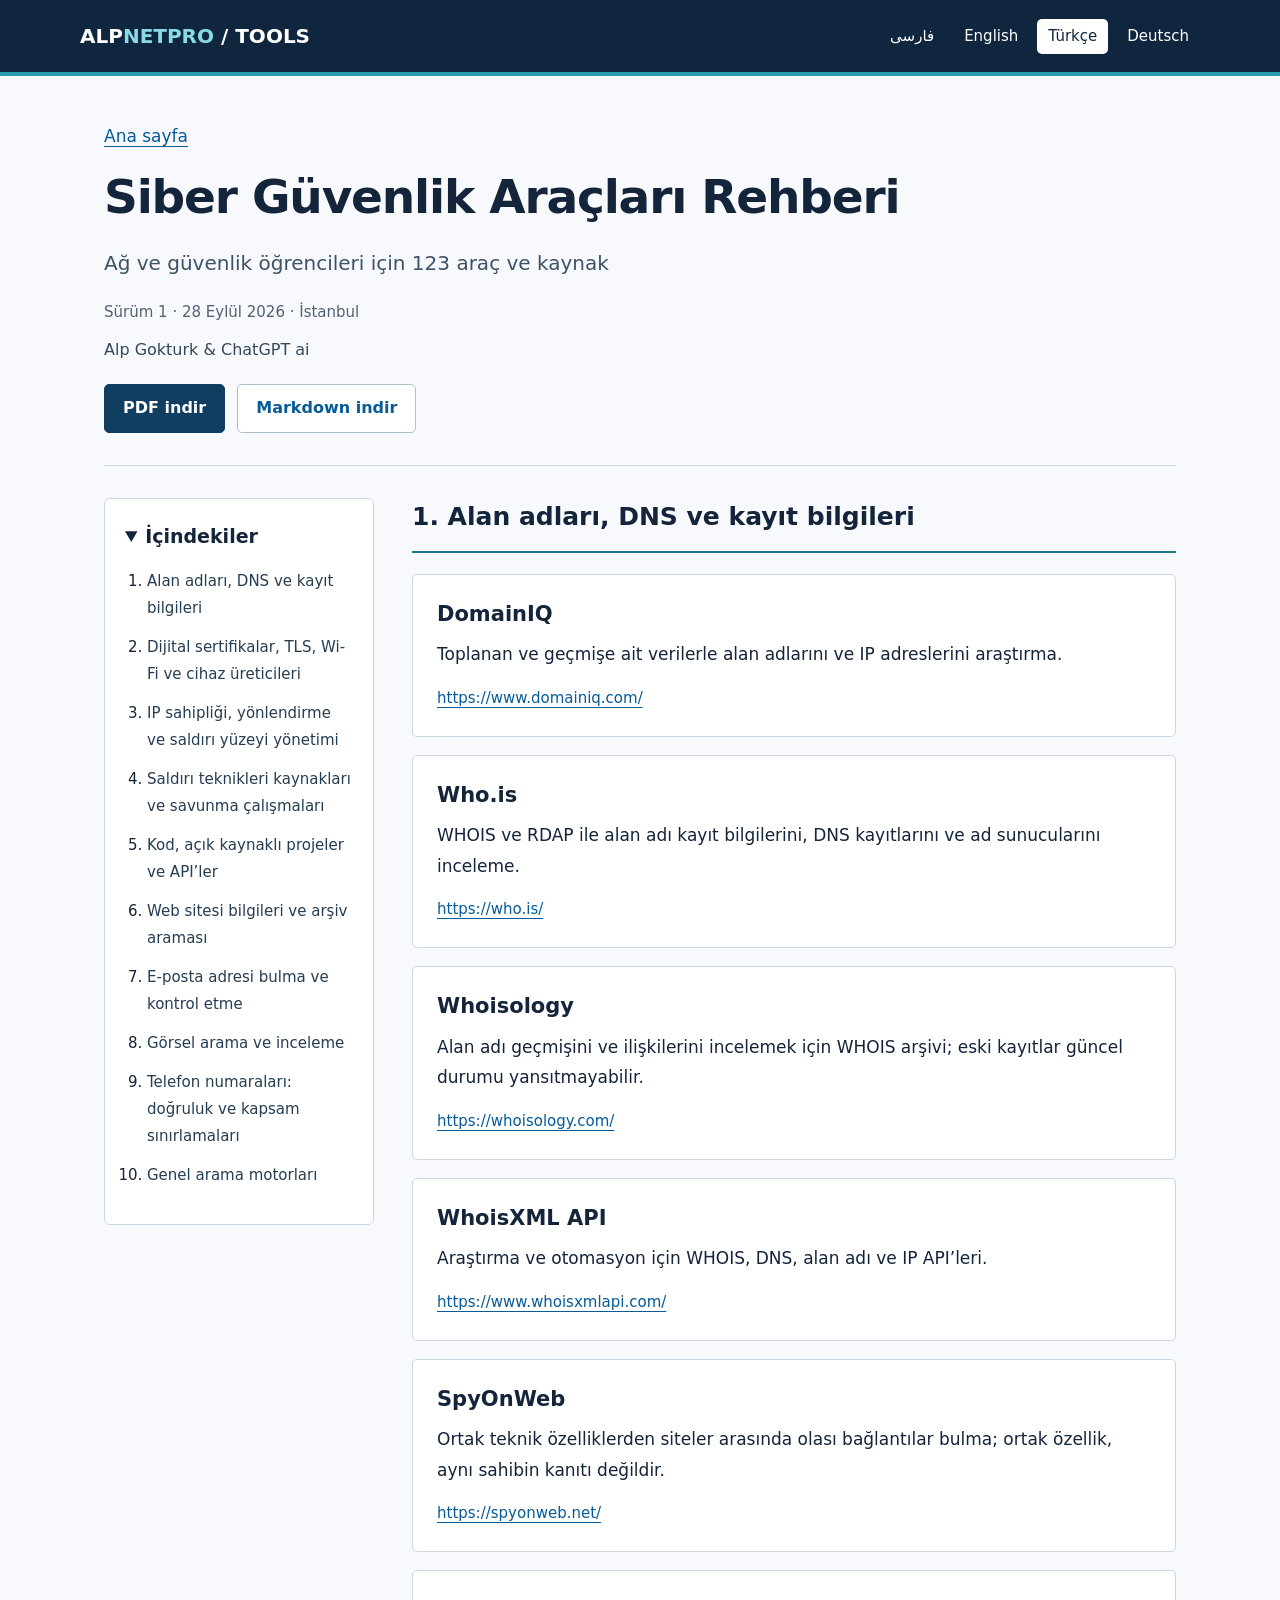
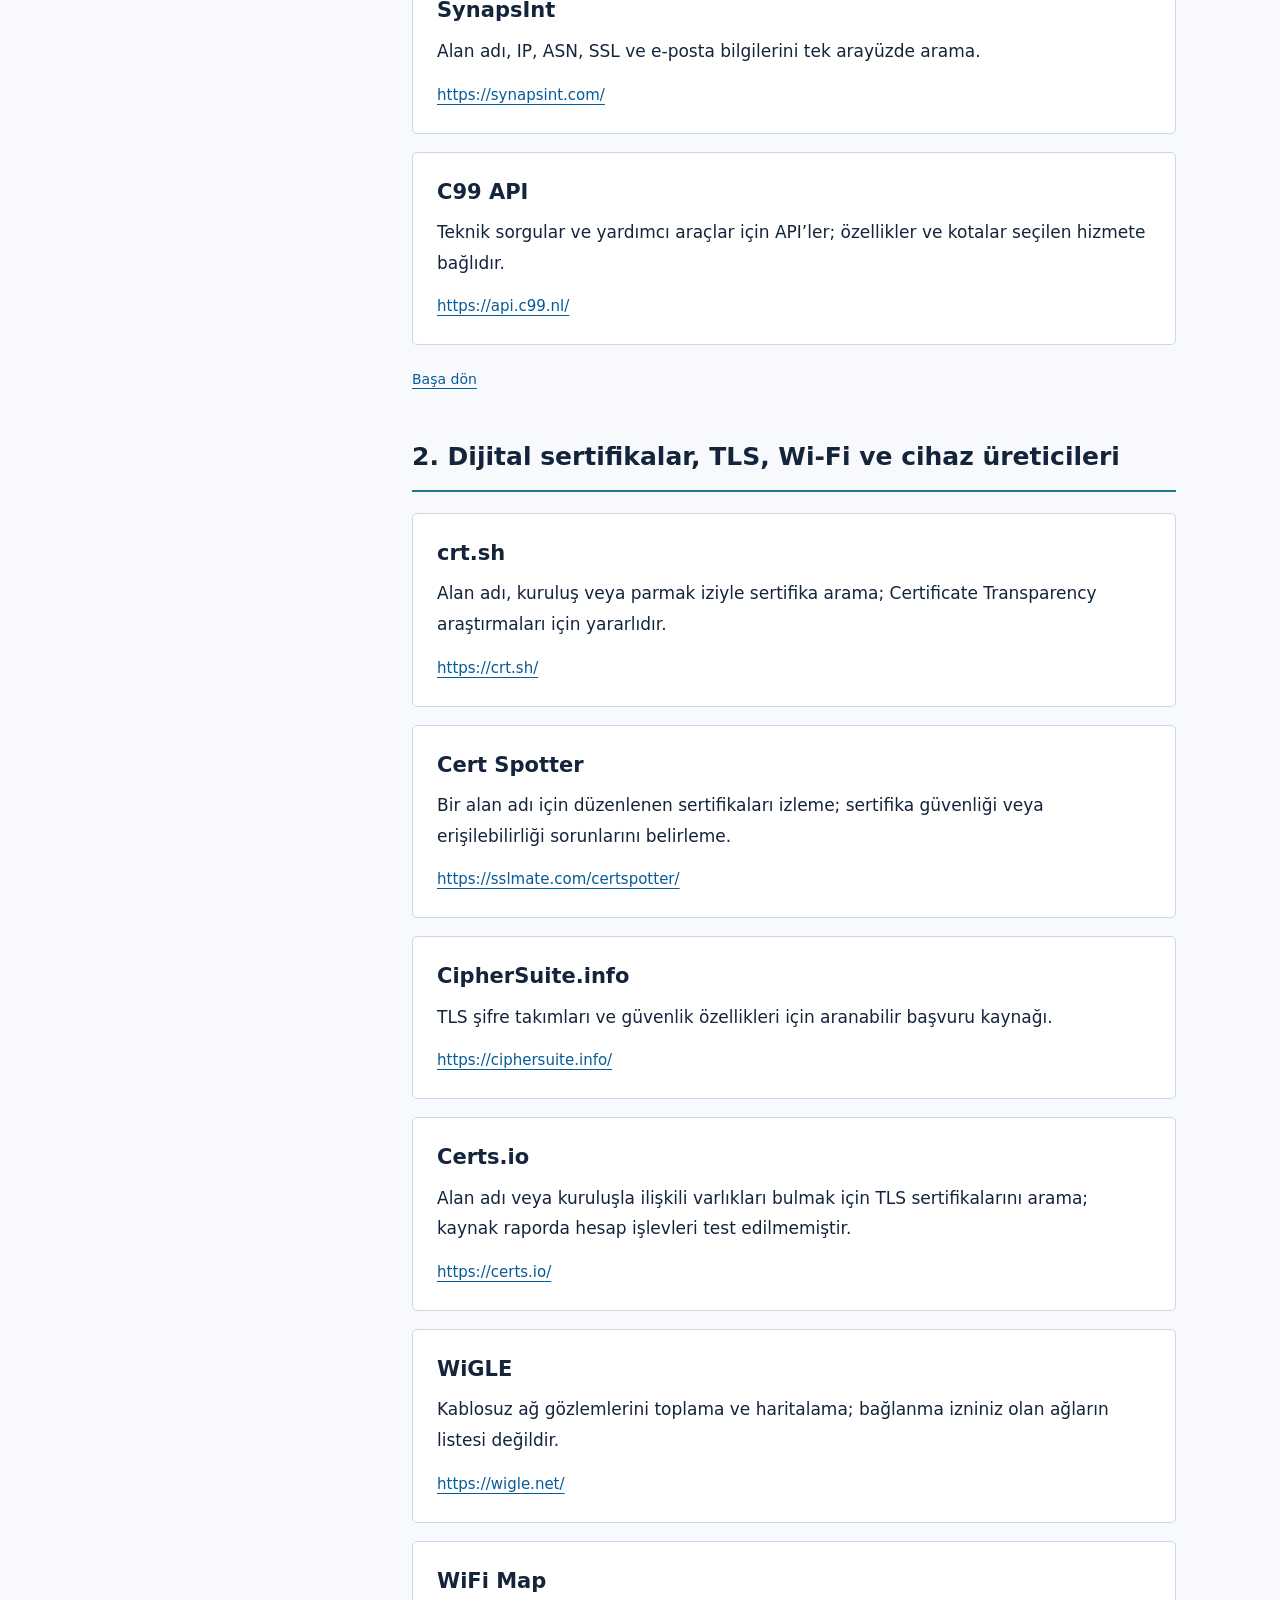
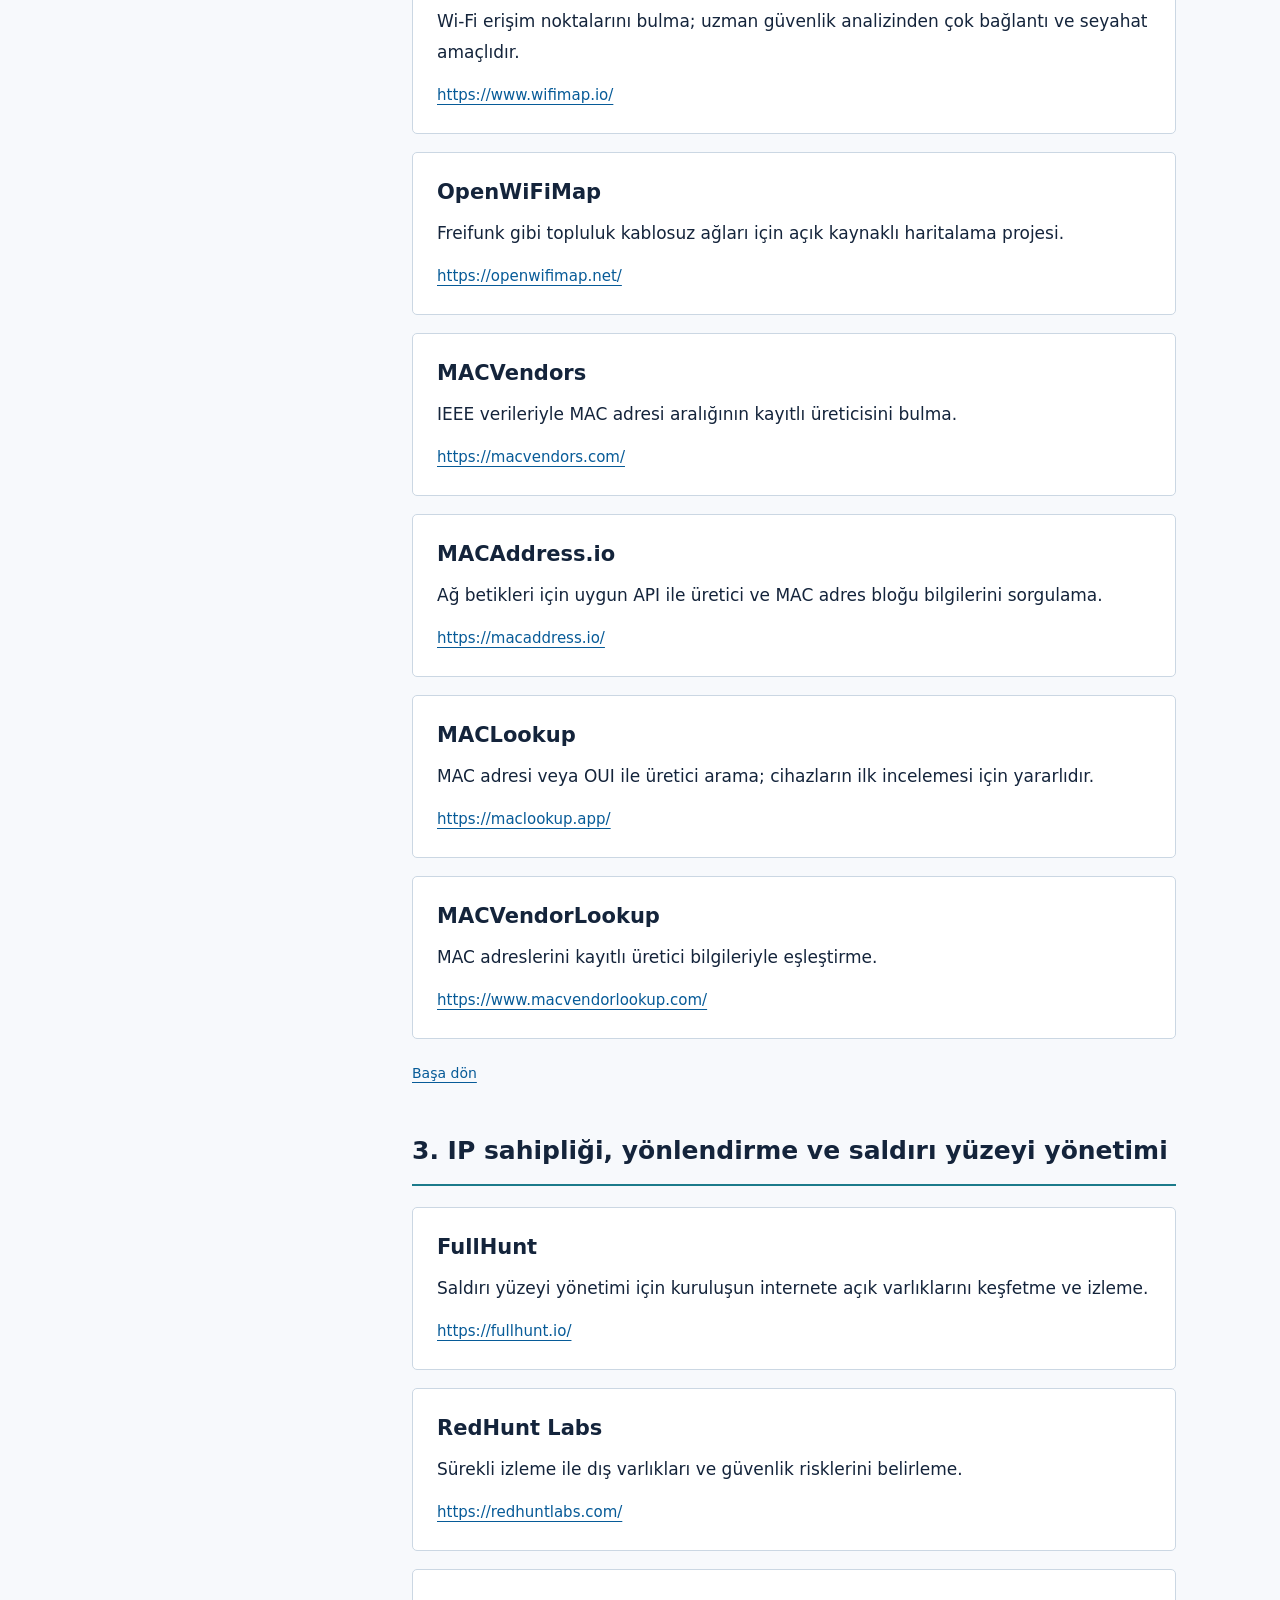
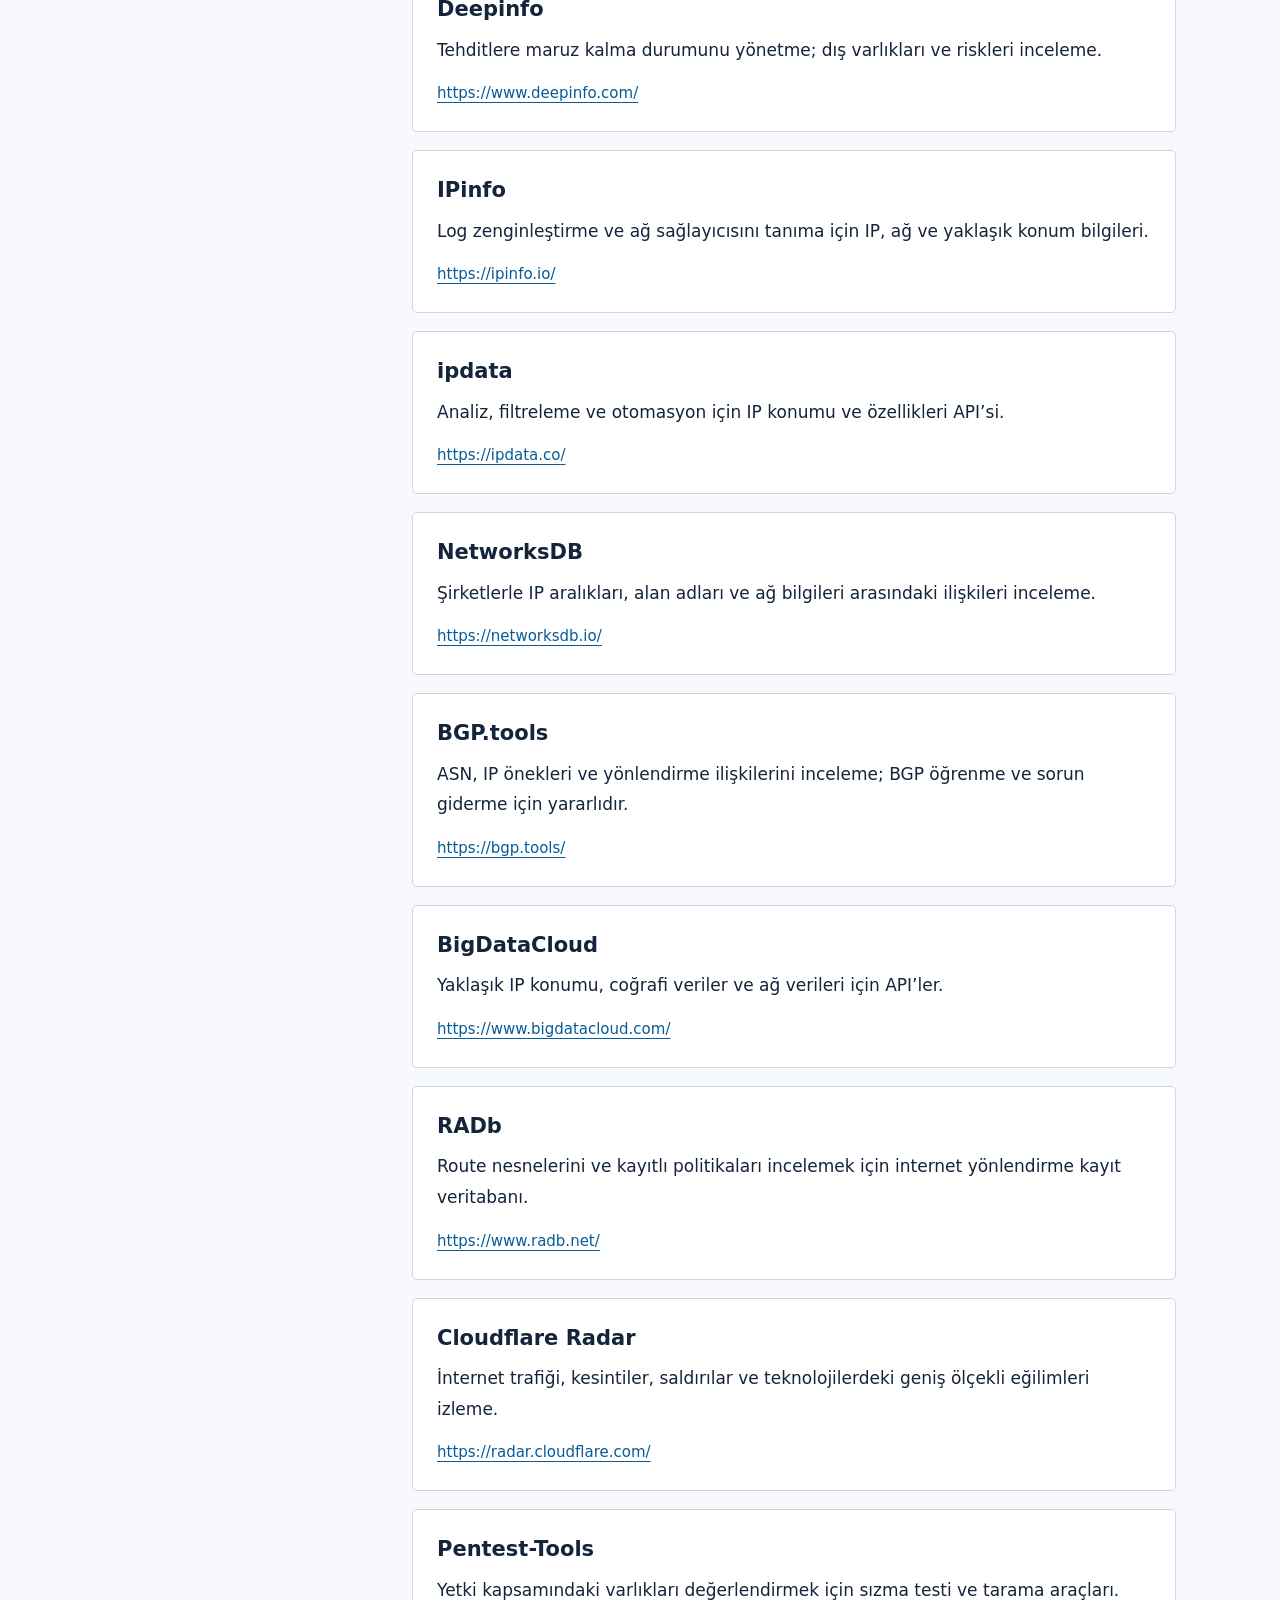
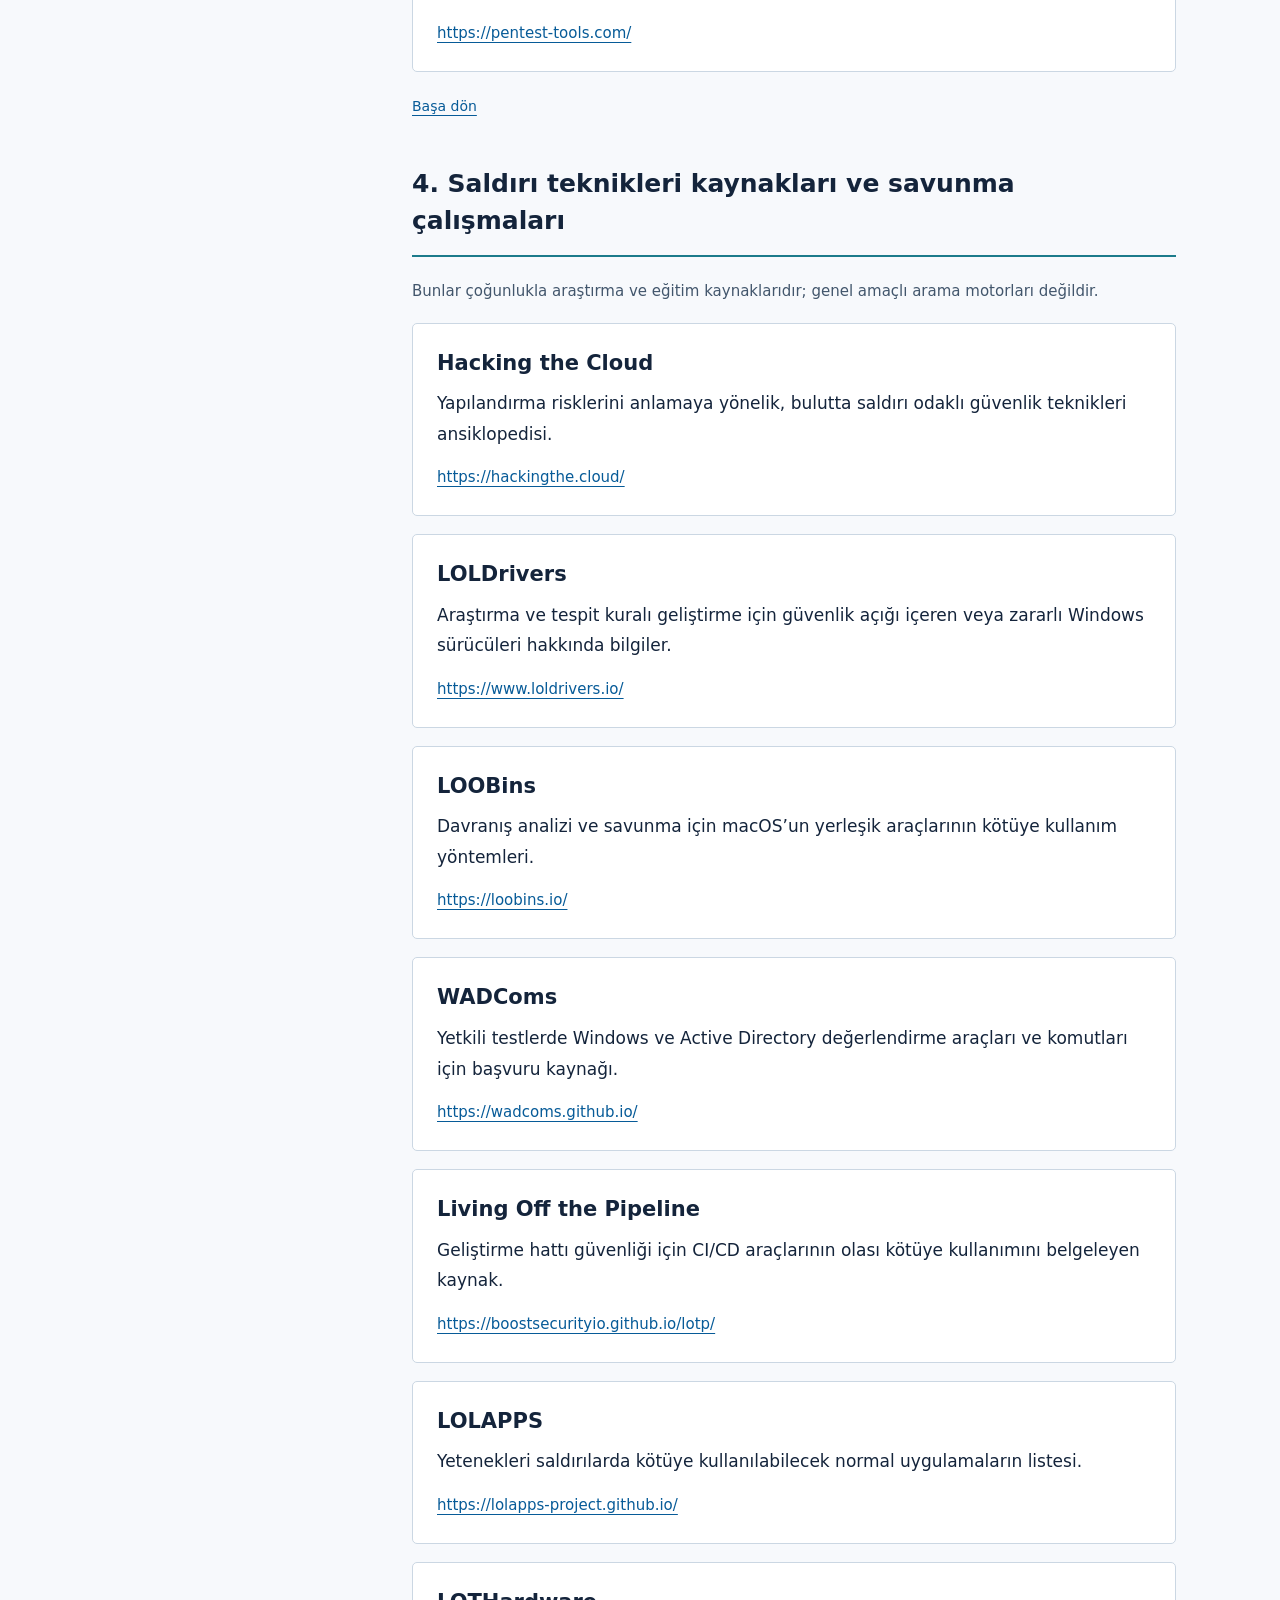
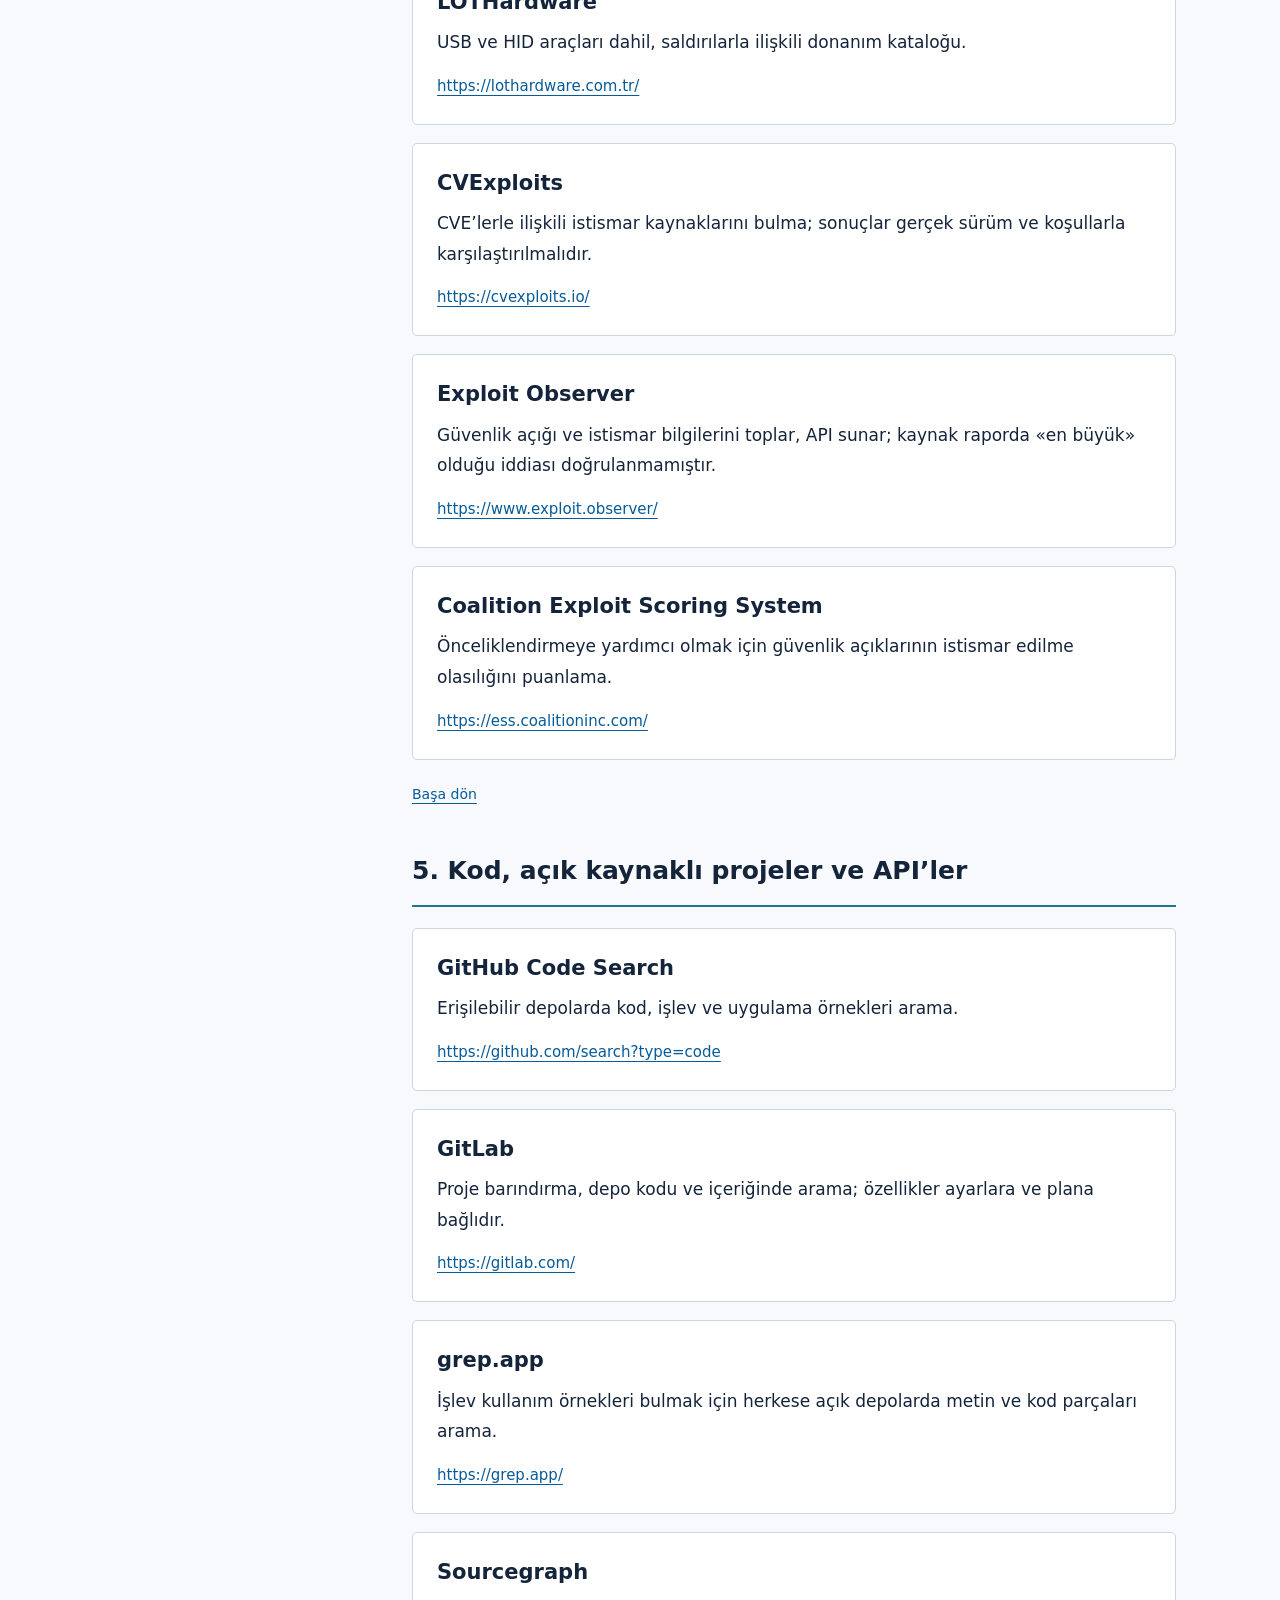
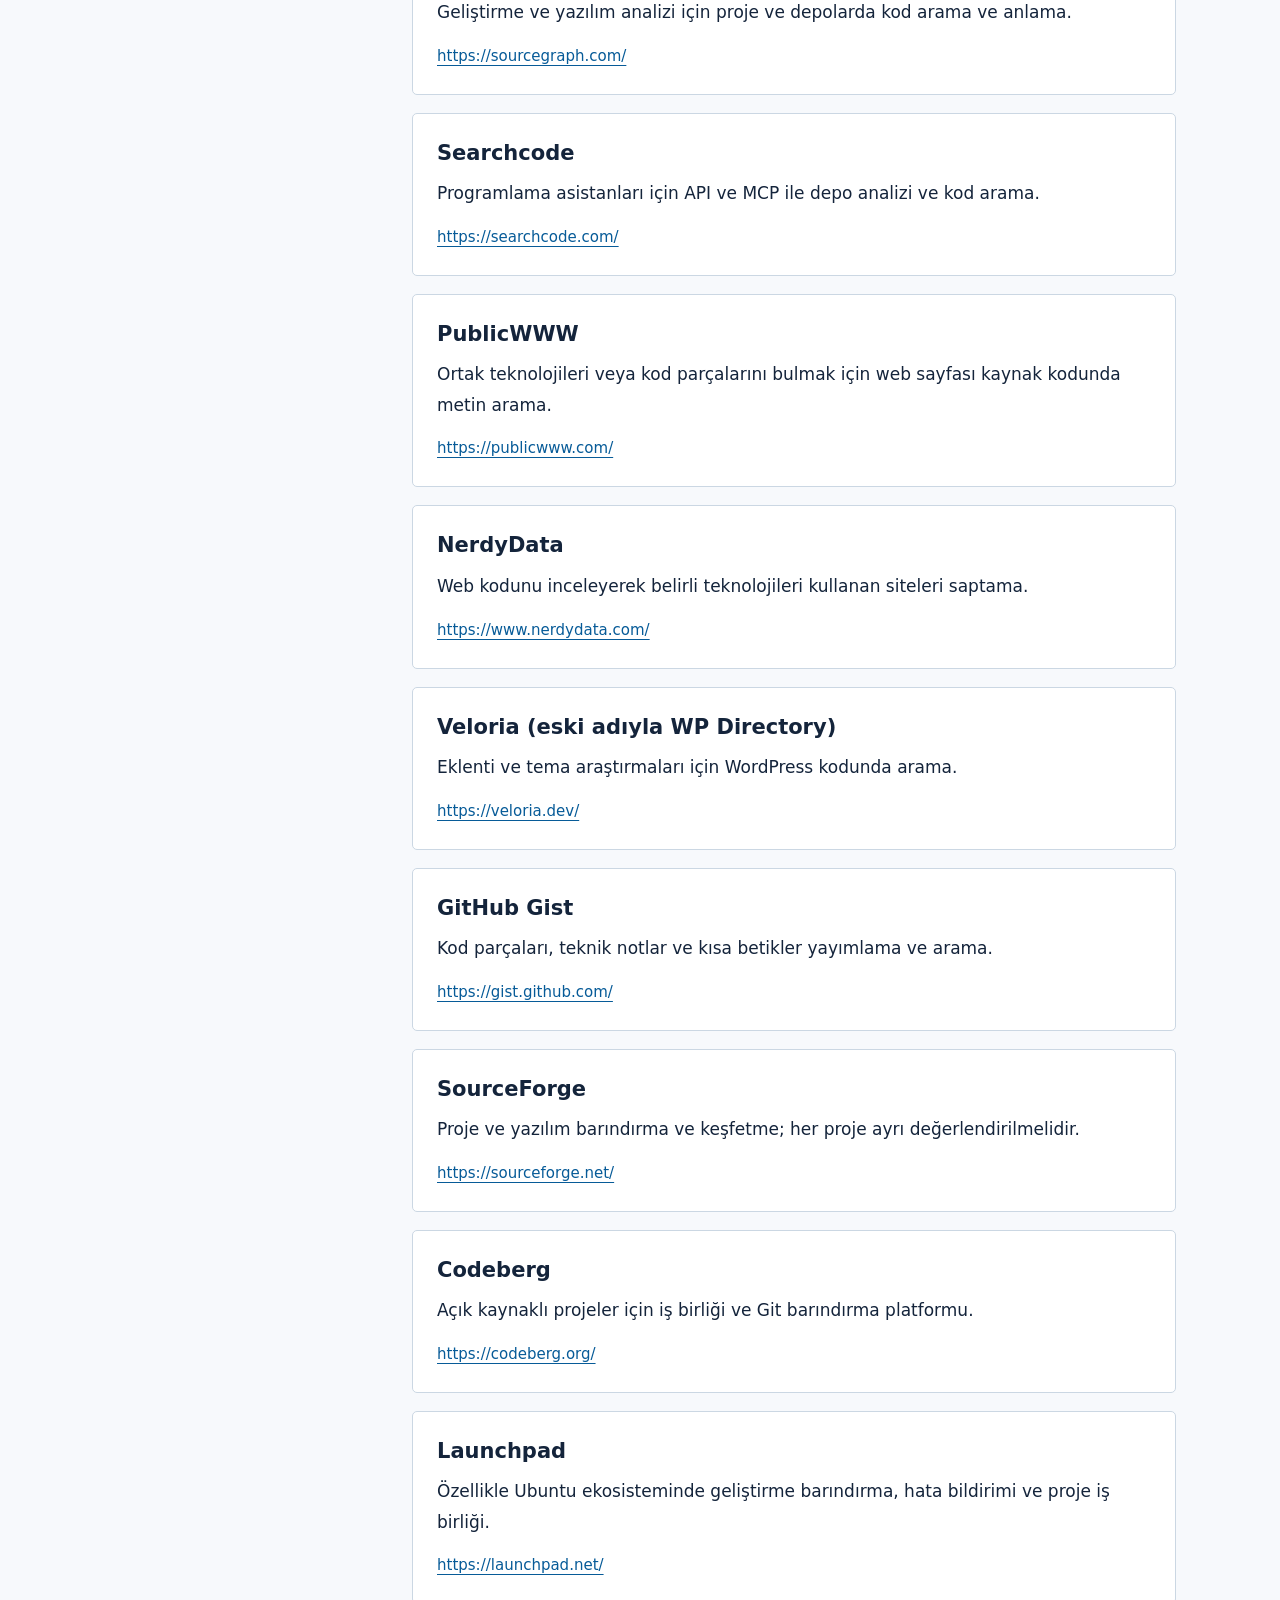
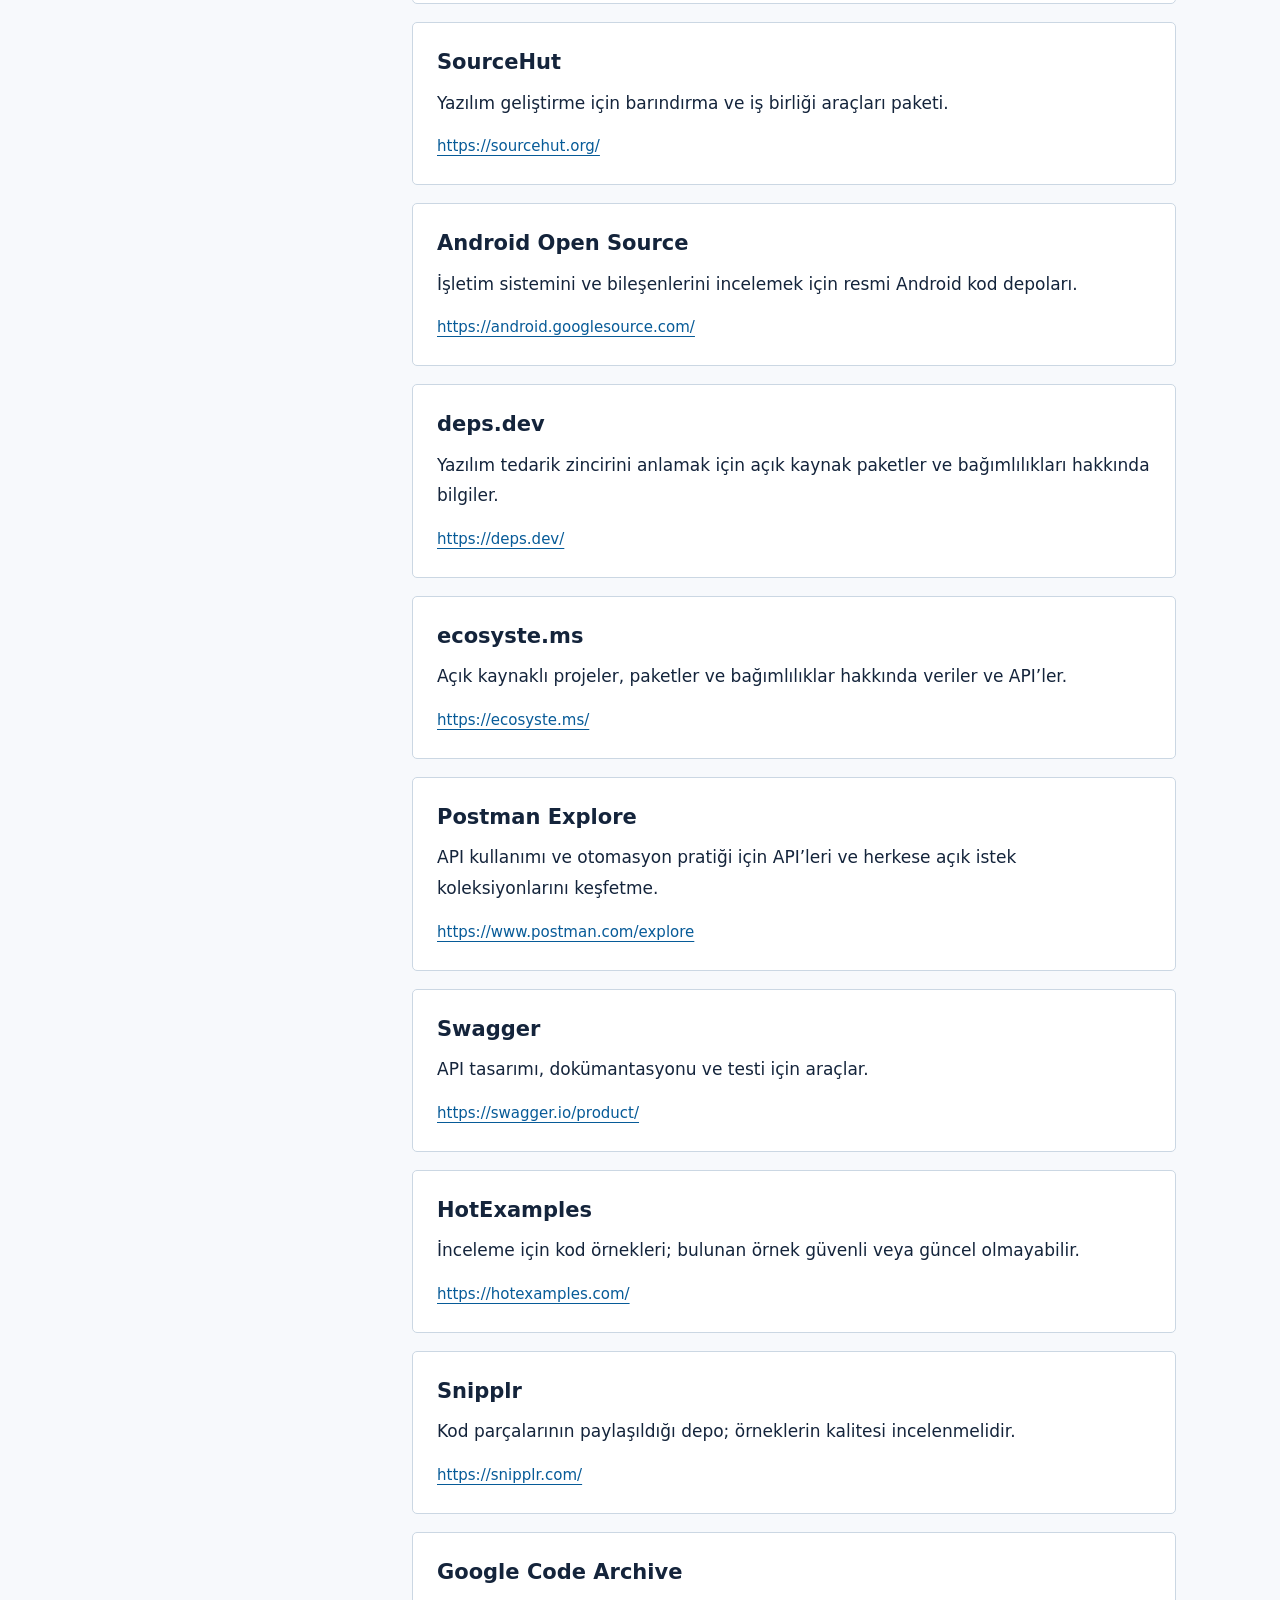
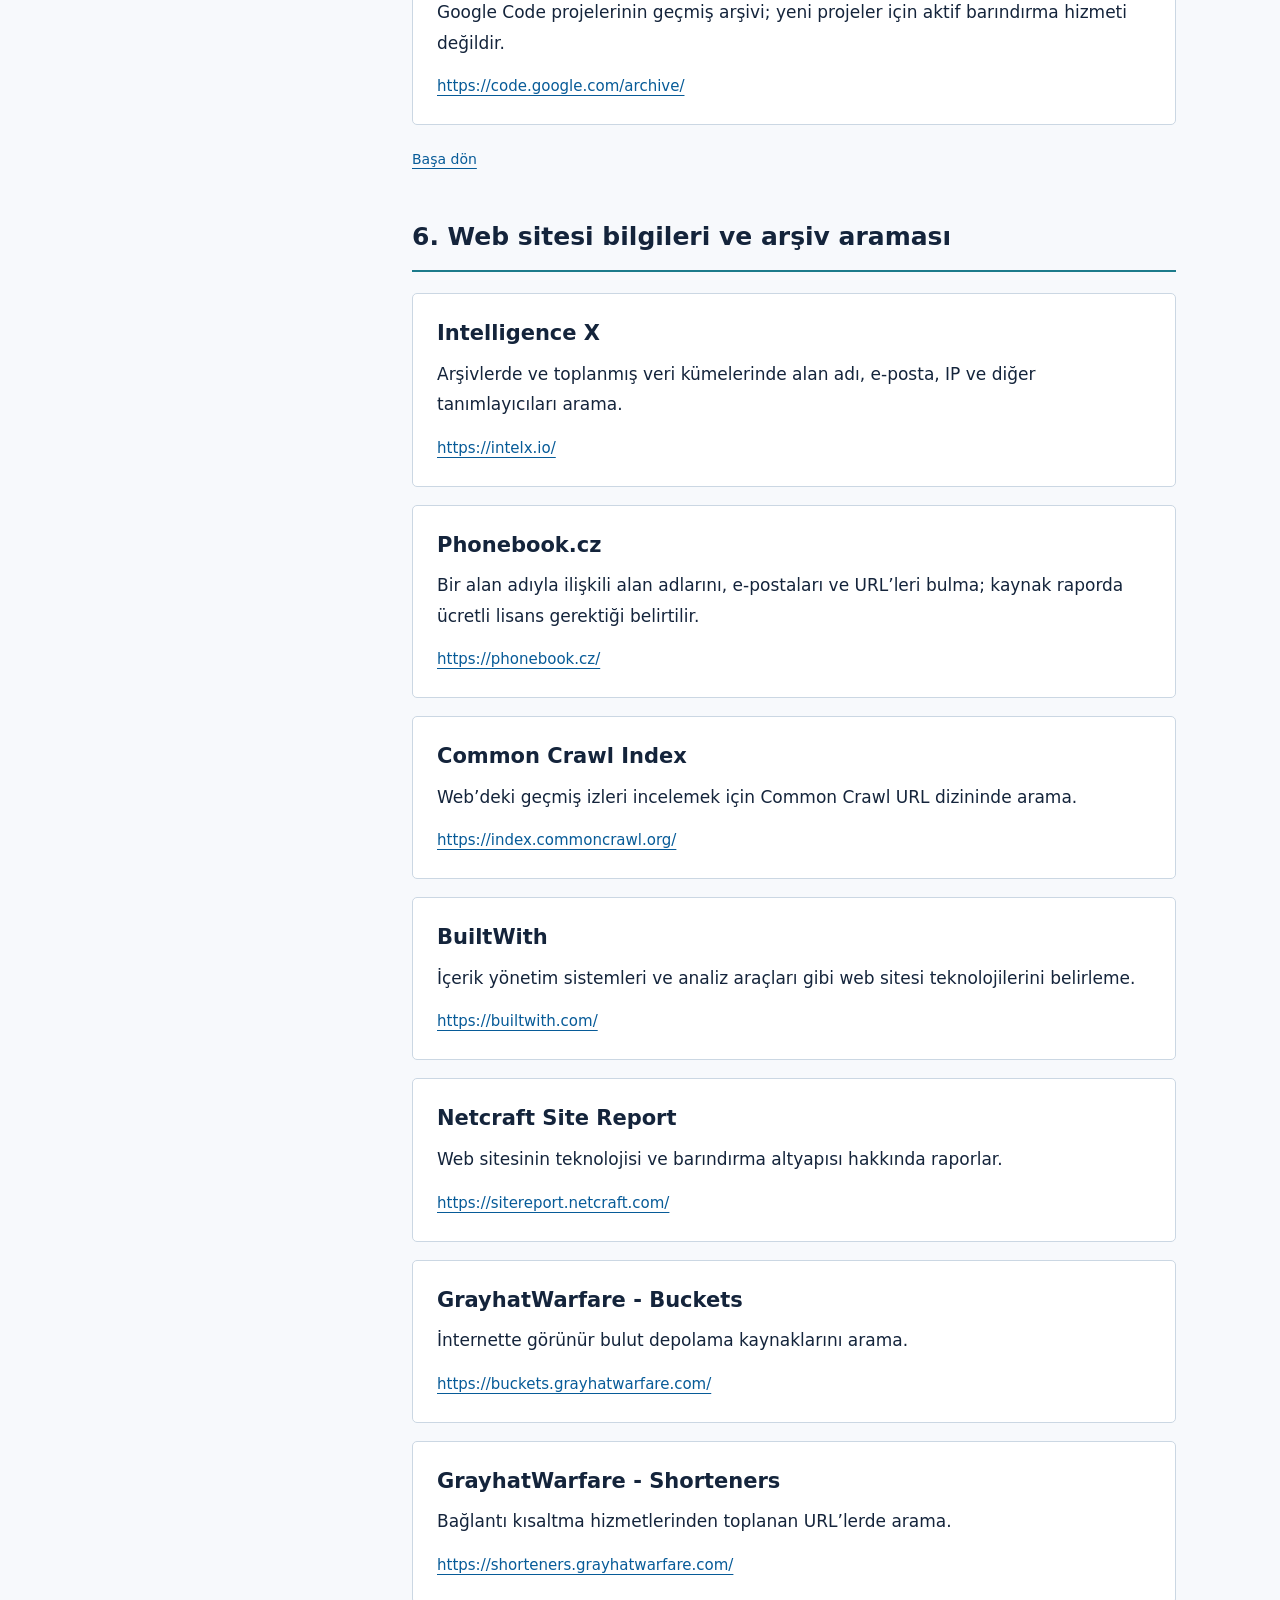
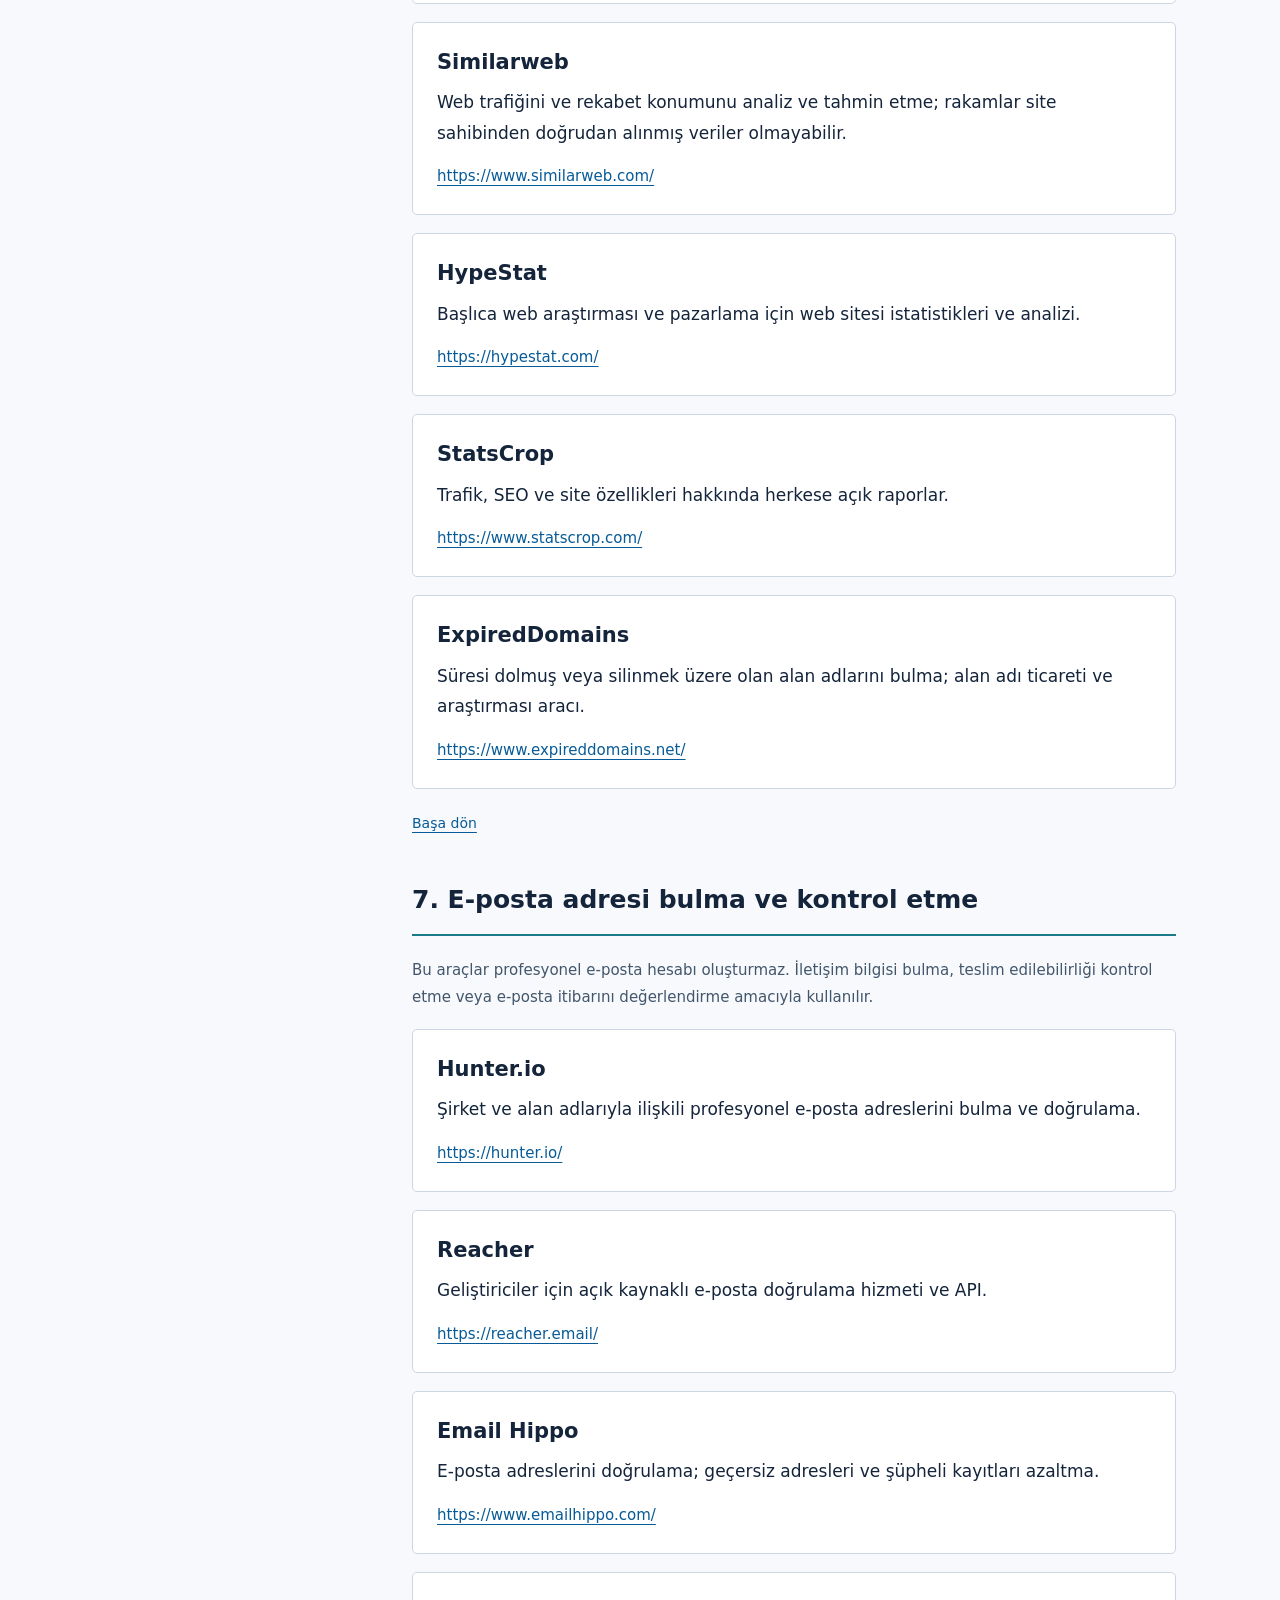
<file: tr.html>
<!doctype html><html lang="tr" dir="ltr"><head><meta charset="utf-8"><meta name="viewport" content="width=device-width,initial-scale=1"><title>Siber Güvenlik Araçları Rehberi | Alp Gokturk</title><meta name="description" content="Ağ ve güvenlik öğrencileri için 123 araç ve kaynak"><meta name="author" content="Alp Gokturk &amp; ChatGPT ai"><link rel="canonical" href="https://alpnetpro.github.io/Cybersecurity-Tools/tr.html"><link rel="alternate" hreflang="fa" href="https://alpnetpro.github.io/Cybersecurity-Tools/fa.html"><link rel="alternate" hreflang="en" href="https://alpnetpro.github.io/Cybersecurity-Tools/en.html"><link rel="alternate" hreflang="tr" href="https://alpnetpro.github.io/Cybersecurity-Tools/tr.html"><link rel="alternate" hreflang="de" href="https://alpnetpro.github.io/Cybersecurity-Tools/de.html"><link rel="alternate" hreflang="x-default" href="https://alpnetpro.github.io/Cybersecurity-Tools/"><meta property="og:title" content="Siber Güvenlik Araçları Rehberi"><meta property="og:description" content="Ağ ve güvenlik öğrencileri için 123 araç ve kaynak"><meta property="og:type" content="website"><meta property="og:url" content="https://alpnetpro.github.io/Cybersecurity-Tools/tr.html"><link rel="icon" type="image/svg+xml" href="data:image/svg+xml,%3Csvg%20xmlns%3D%27http%3A//www.w3.org/2000/svg%27%20viewBox%3D%270%200%2040%2040%27%3E%3Crect%20width%3D%2740%27%20height%3D%2740%27%20rx%3D%278%27%20fill%3D%27%2310263e%27/%3E%3Ctext%20x%3D%2720%27%20y%3D%2727%27%20font-family%3D%27sans-serif%27%20font-size%3D%2722%27%20font-weight%3D%27bold%27%20text-anchor%3D%27middle%27%20fill%3D%27%2388dae4%27%3EA%3C/text%3E%3C/svg%3E"><link rel="stylesheet" href="style.css"></head><body dir="ltr" id="top"><a class="skip" href="#main">Çevrimiçi oku</a><header><a class="brand" href="index.html">ALP<span>NETPRO</span> / TOOLS</a><nav aria-label="Language"><a lang="fa" href="fa.html">فارسی</a><a lang="en" href="en.html">English</a><a lang="tr" href="tr.html" aria-current="page">Türkçe</a><a lang="de" href="de.html">Deutsch</a></nav></header><main id="main" class="wrap"><section class="hero"><a href="index.html">Ana sayfa</a><h1>Siber Güvenlik Araçları Rehberi</h1><p class="lede">Ağ ve güvenlik öğrencileri için 123 araç ve kaynak</p><p class="meta">Sürüm 1 · 28 Eylül 2026 · İstanbul</p><p class="by">Alp Gokturk &amp; ChatGPT ai</p><div class="actions"><a class="button primary" href="cybersecurity-tools-tr.pdf" download>PDF indir</a><a class="button" href="cybersecurity-tools-tr.md" download>Markdown indir</a></div></section><div class="reader"><details class="toc" open><summary>İçindekiler</summary><ol><li><a href="#s1">Alan adları, DNS ve kayıt bilgileri</a></li><li><a href="#s2">Dijital sertifikalar, TLS, Wi-Fi ve cihaz üreticileri</a></li><li><a href="#s3">IP sahipliği, yönlendirme ve saldırı yüzeyi yönetimi</a></li><li><a href="#s4">Saldırı teknikleri kaynakları ve savunma çalışmaları</a></li><li><a href="#s5">Kod, açık kaynaklı projeler ve API’ler</a></li><li><a href="#s6">Web sitesi bilgileri ve arşiv araması</a></li><li><a href="#s7">E-posta adresi bulma ve kontrol etme</a></li><li><a href="#s8">Görsel arama ve inceleme</a></li><li><a href="#s9">Telefon numaraları: doğruluk ve kapsam sınırlamaları</a></li><li><a href="#s10">Genel arama motorları</a></li></ol></details><div class="chapters"><section class="chapter" id="s1"><h2>1. Alan adları, DNS ve kayıt bilgileri</h2><article class="tool"><h3>DomainIQ</h3><p>Toplanan ve geçmişe ait verilerle alan adlarını ve IP adreslerini araştırma.</p><a class="source" href="https://www.domainiq.com/" rel="noopener noreferrer">https://www.domainiq.com/</a></article><article class="tool"><h3>Who.is</h3><p>WHOIS ve RDAP ile alan adı kayıt bilgilerini, DNS kayıtlarını ve ad sunucularını inceleme.</p><a class="source" href="https://who.is/" rel="noopener noreferrer">https://who.is/</a></article><article class="tool"><h3>Whoisology</h3><p>Alan adı geçmişini ve ilişkilerini incelemek için WHOIS arşivi; eski kayıtlar güncel durumu yansıtmayabilir.</p><a class="source" href="https://whoisology.com/" rel="noopener noreferrer">https://whoisology.com/</a></article><article class="tool"><h3>WhoisXML API</h3><p>Araştırma ve otomasyon için WHOIS, DNS, alan adı ve IP API’leri.</p><a class="source" href="https://www.whoisxmlapi.com/" rel="noopener noreferrer">https://www.whoisxmlapi.com/</a></article><article class="tool"><h3>SpyOnWeb</h3><p>Ortak teknik özelliklerden siteler arasında olası bağlantılar bulma; ortak özellik, aynı sahibin kanıtı değildir.</p><a class="source" href="https://spyonweb.net/" rel="noopener noreferrer">https://spyonweb.net/</a></article><article class="tool"><h3>SynapsInt</h3><p>Alan adı, IP, ASN, SSL ve e-posta bilgilerini tek arayüzde arama.</p><a class="source" href="https://synapsint.com/" rel="noopener noreferrer">https://synapsint.com/</a></article><article class="tool"><h3>C99 API</h3><p>Teknik sorgular ve yardımcı araçlar için API’ler; özellikler ve kotalar seçilen hizmete bağlıdır.</p><a class="source" href="https://api.c99.nl/" rel="noopener noreferrer">https://api.c99.nl/</a></article><a class="section-top" href="#top">Başa dön</a></section><section class="chapter" id="s2"><h2>2. Dijital sertifikalar, TLS, Wi-Fi ve cihaz üreticileri</h2><article class="tool"><h3>crt.sh</h3><p>Alan adı, kuruluş veya parmak iziyle sertifika arama; Certificate Transparency araştırmaları için yararlıdır.</p><a class="source" href="https://crt.sh/" rel="noopener noreferrer">https://crt.sh/</a></article><article class="tool"><h3>Cert Spotter</h3><p>Bir alan adı için düzenlenen sertifikaları izleme; sertifika güvenliği veya erişilebilirliği sorunlarını belirleme.</p><a class="source" href="https://sslmate.com/certspotter/" rel="noopener noreferrer">https://sslmate.com/certspotter/</a></article><article class="tool"><h3>CipherSuite.info</h3><p>TLS şifre takımları ve güvenlik özellikleri için aranabilir başvuru kaynağı.</p><a class="source" href="https://ciphersuite.info/" rel="noopener noreferrer">https://ciphersuite.info/</a></article><article class="tool"><h3>Certs.io</h3><p>Alan adı veya kuruluşla ilişkili varlıkları bulmak için TLS sertifikalarını arama; kaynak raporda hesap işlevleri test edilmemiştir.</p><a class="source" href="https://certs.io/" rel="noopener noreferrer">https://certs.io/</a></article><article class="tool"><h3>WiGLE</h3><p>Kablosuz ağ gözlemlerini toplama ve haritalama; bağlanma izniniz olan ağların listesi değildir.</p><a class="source" href="https://wigle.net/" rel="noopener noreferrer">https://wigle.net/</a></article><article class="tool"><h3>WiFi Map</h3><p>Wi-Fi erişim noktalarını bulma; uzman güvenlik analizinden çok bağlantı ve seyahat amaçlıdır.</p><a class="source" href="https://www.wifimap.io/" rel="noopener noreferrer">https://www.wifimap.io/</a></article><article class="tool"><h3>OpenWiFiMap</h3><p>Freifunk gibi topluluk kablosuz ağları için açık kaynaklı haritalama projesi.</p><a class="source" href="https://openwifimap.net/" rel="noopener noreferrer">https://openwifimap.net/</a></article><article class="tool"><h3>MACVendors</h3><p>IEEE verileriyle MAC adresi aralığının kayıtlı üreticisini bulma.</p><a class="source" href="https://macvendors.com/" rel="noopener noreferrer">https://macvendors.com/</a></article><article class="tool"><h3>MACAddress.io</h3><p>Ağ betikleri için uygun API ile üretici ve MAC adres bloğu bilgilerini sorgulama.</p><a class="source" href="https://macaddress.io/" rel="noopener noreferrer">https://macaddress.io/</a></article><article class="tool"><h3>MACLookup</h3><p>MAC adresi veya OUI ile üretici arama; cihazların ilk incelemesi için yararlıdır.</p><a class="source" href="https://maclookup.app/" rel="noopener noreferrer">https://maclookup.app/</a></article><article class="tool"><h3>MACVendorLookup</h3><p>MAC adreslerini kayıtlı üretici bilgileriyle eşleştirme.</p><a class="source" href="https://www.macvendorlookup.com/" rel="noopener noreferrer">https://www.macvendorlookup.com/</a></article><a class="section-top" href="#top">Başa dön</a></section><section class="chapter" id="s3"><h2>3. IP sahipliği, yönlendirme ve saldırı yüzeyi yönetimi</h2><article class="tool"><h3>FullHunt</h3><p>Saldırı yüzeyi yönetimi için kuruluşun internete açık varlıklarını keşfetme ve izleme.</p><a class="source" href="https://fullhunt.io/" rel="noopener noreferrer">https://fullhunt.io/</a></article><article class="tool"><h3>RedHunt Labs</h3><p>Sürekli izleme ile dış varlıkları ve güvenlik risklerini belirleme.</p><a class="source" href="https://redhuntlabs.com/" rel="noopener noreferrer">https://redhuntlabs.com/</a></article><article class="tool"><h3>Deepinfo</h3><p>Tehditlere maruz kalma durumunu yönetme; dış varlıkları ve riskleri inceleme.</p><a class="source" href="https://www.deepinfo.com/" rel="noopener noreferrer">https://www.deepinfo.com/</a></article><article class="tool"><h3>IPinfo</h3><p>Log zenginleştirme ve ağ sağlayıcısını tanıma için IP, ağ ve yaklaşık konum bilgileri.</p><a class="source" href="https://ipinfo.io/" rel="noopener noreferrer">https://ipinfo.io/</a></article><article class="tool"><h3>ipdata</h3><p>Analiz, filtreleme ve otomasyon için IP konumu ve özellikleri API’si.</p><a class="source" href="https://ipdata.co/" rel="noopener noreferrer">https://ipdata.co/</a></article><article class="tool"><h3>NetworksDB</h3><p>Şirketlerle IP aralıkları, alan adları ve ağ bilgileri arasındaki ilişkileri inceleme.</p><a class="source" href="https://networksdb.io/" rel="noopener noreferrer">https://networksdb.io/</a></article><article class="tool"><h3>BGP.tools</h3><p>ASN, IP önekleri ve yönlendirme ilişkilerini inceleme; BGP öğrenme ve sorun giderme için yararlıdır.</p><a class="source" href="https://bgp.tools/" rel="noopener noreferrer">https://bgp.tools/</a></article><article class="tool"><h3>BigDataCloud</h3><p>Yaklaşık IP konumu, coğrafi veriler ve ağ verileri için API’ler.</p><a class="source" href="https://www.bigdatacloud.com/" rel="noopener noreferrer">https://www.bigdatacloud.com/</a></article><article class="tool"><h3>RADb</h3><p>Route nesnelerini ve kayıtlı politikaları incelemek için internet yönlendirme kayıt veritabanı.</p><a class="source" href="https://www.radb.net/" rel="noopener noreferrer">https://www.radb.net/</a></article><article class="tool"><h3>Cloudflare Radar</h3><p>İnternet trafiği, kesintiler, saldırılar ve teknolojilerdeki geniş ölçekli eğilimleri izleme.</p><a class="source" href="https://radar.cloudflare.com/" rel="noopener noreferrer">https://radar.cloudflare.com/</a></article><article class="tool"><h3>Pentest-Tools</h3><p>Yetki kapsamındaki varlıkları değerlendirmek için sızma testi ve tarama araçları.</p><a class="source" href="https://pentest-tools.com/" rel="noopener noreferrer">https://pentest-tools.com/</a></article><a class="section-top" href="#top">Başa dön</a></section><section class="chapter" id="s4"><h2>4. Saldırı teknikleri kaynakları ve savunma çalışmaları</h2><p class="hint">Bunlar çoğunlukla araştırma ve eğitim kaynaklarıdır; genel amaçlı arama motorları değildir.</p><article class="tool"><h3>Hacking the Cloud</h3><p>Yapılandırma risklerini anlamaya yönelik, bulutta saldırı odaklı güvenlik teknikleri ansiklopedisi.</p><a class="source" href="https://hackingthe.cloud/" rel="noopener noreferrer">https://hackingthe.cloud/</a></article><article class="tool"><h3>LOLDrivers</h3><p>Araştırma ve tespit kuralı geliştirme için güvenlik açığı içeren veya zararlı Windows sürücüleri hakkında bilgiler.</p><a class="source" href="https://www.loldrivers.io/" rel="noopener noreferrer">https://www.loldrivers.io/</a></article><article class="tool"><h3>LOOBins</h3><p>Davranış analizi ve savunma için macOS’un yerleşik araçlarının kötüye kullanım yöntemleri.</p><a class="source" href="https://loobins.io/" rel="noopener noreferrer">https://loobins.io/</a></article><article class="tool"><h3>WADComs</h3><p>Yetkili testlerde Windows ve Active Directory değerlendirme araçları ve komutları için başvuru kaynağı.</p><a class="source" href="https://wadcoms.github.io/" rel="noopener noreferrer">https://wadcoms.github.io/</a></article><article class="tool"><h3>Living Off the Pipeline</h3><p>Geliştirme hattı güvenliği için CI/CD araçlarının olası kötüye kullanımını belgeleyen kaynak.</p><a class="source" href="https://boostsecurityio.github.io/lotp/" rel="noopener noreferrer">https://boostsecurityio.github.io/lotp/</a></article><article class="tool"><h3>LOLAPPS</h3><p>Yetenekleri saldırılarda kötüye kullanılabilecek normal uygulamaların listesi.</p><a class="source" href="https://lolapps-project.github.io/" rel="noopener noreferrer">https://lolapps-project.github.io/</a></article><article class="tool"><h3>LOTHardware</h3><p>USB ve HID araçları dahil, saldırılarla ilişkili donanım kataloğu.</p><a class="source" href="https://lothardware.com.tr/" rel="noopener noreferrer">https://lothardware.com.tr/</a></article><article class="tool"><h3>CVExploits</h3><p>CVE’lerle ilişkili istismar kaynaklarını bulma; sonuçlar gerçek sürüm ve koşullarla karşılaştırılmalıdır.</p><a class="source" href="https://cvexploits.io/" rel="noopener noreferrer">https://cvexploits.io/</a></article><article class="tool"><h3>Exploit Observer</h3><p>Güvenlik açığı ve istismar bilgilerini toplar, API sunar; kaynak raporda «en büyük» olduğu iddiası doğrulanmamıştır.</p><a class="source" href="https://www.exploit.observer/" rel="noopener noreferrer">https://www.exploit.observer/</a></article><article class="tool"><h3>Coalition Exploit Scoring System</h3><p>Önceliklendirmeye yardımcı olmak için güvenlik açıklarının istismar edilme olasılığını puanlama.</p><a class="source" href="https://ess.coalitioninc.com/" rel="noopener noreferrer">https://ess.coalitioninc.com/</a></article><a class="section-top" href="#top">Başa dön</a></section><section class="chapter" id="s5"><h2>5. Kod, açık kaynaklı projeler ve API’ler</h2><article class="tool"><h3>GitHub Code Search</h3><p>Erişilebilir depolarda kod, işlev ve uygulama örnekleri arama.</p><a class="source" href="https://github.com/search?type=code" rel="noopener noreferrer">https://github.com/search?type=code</a></article><article class="tool"><h3>GitLab</h3><p>Proje barındırma, depo kodu ve içeriğinde arama; özellikler ayarlara ve plana bağlıdır.</p><a class="source" href="https://gitlab.com/" rel="noopener noreferrer">https://gitlab.com/</a></article><article class="tool"><h3>grep.app</h3><p>İşlev kullanım örnekleri bulmak için herkese açık depolarda metin ve kod parçaları arama.</p><a class="source" href="https://grep.app/" rel="noopener noreferrer">https://grep.app/</a></article><article class="tool"><h3>Sourcegraph</h3><p>Geliştirme ve yazılım analizi için proje ve depolarda kod arama ve anlama.</p><a class="source" href="https://sourcegraph.com/" rel="noopener noreferrer">https://sourcegraph.com/</a></article><article class="tool"><h3>Searchcode</h3><p>Programlama asistanları için API ve MCP ile depo analizi ve kod arama.</p><a class="source" href="https://searchcode.com/" rel="noopener noreferrer">https://searchcode.com/</a></article><article class="tool"><h3>PublicWWW</h3><p>Ortak teknolojileri veya kod parçalarını bulmak için web sayfası kaynak kodunda metin arama.</p><a class="source" href="https://publicwww.com/" rel="noopener noreferrer">https://publicwww.com/</a></article><article class="tool"><h3>NerdyData</h3><p>Web kodunu inceleyerek belirli teknolojileri kullanan siteleri saptama.</p><a class="source" href="https://www.nerdydata.com/" rel="noopener noreferrer">https://www.nerdydata.com/</a></article><article class="tool"><h3>Veloria (eski adıyla WP Directory)</h3><p>Eklenti ve tema araştırmaları için WordPress kodunda arama.</p><a class="source" href="https://veloria.dev/" rel="noopener noreferrer">https://veloria.dev/</a></article><article class="tool"><h3>GitHub Gist</h3><p>Kod parçaları, teknik notlar ve kısa betikler yayımlama ve arama.</p><a class="source" href="https://gist.github.com/" rel="noopener noreferrer">https://gist.github.com/</a></article><article class="tool"><h3>SourceForge</h3><p>Proje ve yazılım barındırma ve keşfetme; her proje ayrı değerlendirilmelidir.</p><a class="source" href="https://sourceforge.net/" rel="noopener noreferrer">https://sourceforge.net/</a></article><article class="tool"><h3>Codeberg</h3><p>Açık kaynaklı projeler için iş birliği ve Git barındırma platformu.</p><a class="source" href="https://codeberg.org/" rel="noopener noreferrer">https://codeberg.org/</a></article><article class="tool"><h3>Launchpad</h3><p>Özellikle Ubuntu ekosisteminde geliştirme barındırma, hata bildirimi ve proje iş birliği.</p><a class="source" href="https://launchpad.net/" rel="noopener noreferrer">https://launchpad.net/</a></article><article class="tool"><h3>SourceHut</h3><p>Yazılım geliştirme için barındırma ve iş birliği araçları paketi.</p><a class="source" href="https://sourcehut.org/" rel="noopener noreferrer">https://sourcehut.org/</a></article><article class="tool"><h3>Android Open Source</h3><p>İşletim sistemini ve bileşenlerini incelemek için resmi Android kod depoları.</p><a class="source" href="https://android.googlesource.com/" rel="noopener noreferrer">https://android.googlesource.com/</a></article><article class="tool"><h3>deps.dev</h3><p>Yazılım tedarik zincirini anlamak için açık kaynak paketler ve bağımlılıkları hakkında bilgiler.</p><a class="source" href="https://deps.dev/" rel="noopener noreferrer">https://deps.dev/</a></article><article class="tool"><h3>ecosyste.ms</h3><p>Açık kaynaklı projeler, paketler ve bağımlılıklar hakkında veriler ve API’ler.</p><a class="source" href="https://ecosyste.ms/" rel="noopener noreferrer">https://ecosyste.ms/</a></article><article class="tool"><h3>Postman Explore</h3><p>API kullanımı ve otomasyon pratiği için API’leri ve herkese açık istek koleksiyonlarını keşfetme.</p><a class="source" href="https://www.postman.com/explore" rel="noopener noreferrer">https://www.postman.com/explore</a></article><article class="tool"><h3>Swagger</h3><p>API tasarımı, dokümantasyonu ve testi için araçlar.</p><a class="source" href="https://swagger.io/product/" rel="noopener noreferrer">https://swagger.io/product/</a></article><article class="tool"><h3>HotExamples</h3><p>İnceleme için kod örnekleri; bulunan örnek güvenli veya güncel olmayabilir.</p><a class="source" href="https://hotexamples.com/" rel="noopener noreferrer">https://hotexamples.com/</a></article><article class="tool"><h3>Snipplr</h3><p>Kod parçalarının paylaşıldığı depo; örneklerin kalitesi incelenmelidir.</p><a class="source" href="https://snipplr.com/" rel="noopener noreferrer">https://snipplr.com/</a></article><article class="tool"><h3>Google Code Archive</h3><p>Google Code projelerinin geçmiş arşivi; yeni projeler için aktif barındırma hizmeti değildir.</p><a class="source" href="https://code.google.com/archive/" rel="noopener noreferrer">https://code.google.com/archive/</a></article><a class="section-top" href="#top">Başa dön</a></section><section class="chapter" id="s6"><h2>6. Web sitesi bilgileri ve arşiv araması</h2><article class="tool"><h3>Intelligence X</h3><p>Arşivlerde ve toplanmış veri kümelerinde alan adı, e-posta, IP ve diğer tanımlayıcıları arama.</p><a class="source" href="https://intelx.io/" rel="noopener noreferrer">https://intelx.io/</a></article><article class="tool"><h3>Phonebook.cz</h3><p>Bir alan adıyla ilişkili alan adlarını, e-postaları ve URL’leri bulma; kaynak raporda ücretli lisans gerektiği belirtilir.</p><a class="source" href="https://phonebook.cz/" rel="noopener noreferrer">https://phonebook.cz/</a></article><article class="tool"><h3>Common Crawl Index</h3><p>Web’deki geçmiş izleri incelemek için Common Crawl URL dizininde arama.</p><a class="source" href="https://index.commoncrawl.org/" rel="noopener noreferrer">https://index.commoncrawl.org/</a></article><article class="tool"><h3>BuiltWith</h3><p>İçerik yönetim sistemleri ve analiz araçları gibi web sitesi teknolojilerini belirleme.</p><a class="source" href="https://builtwith.com/" rel="noopener noreferrer">https://builtwith.com/</a></article><article class="tool"><h3>Netcraft Site Report</h3><p>Web sitesinin teknolojisi ve barındırma altyapısı hakkında raporlar.</p><a class="source" href="https://sitereport.netcraft.com/" rel="noopener noreferrer">https://sitereport.netcraft.com/</a></article><article class="tool"><h3>GrayhatWarfare - Buckets</h3><p>İnternette görünür bulut depolama kaynaklarını arama.</p><a class="source" href="https://buckets.grayhatwarfare.com/" rel="noopener noreferrer">https://buckets.grayhatwarfare.com/</a></article><article class="tool"><h3>GrayhatWarfare - Shorteners</h3><p>Bağlantı kısaltma hizmetlerinden toplanan URL’lerde arama.</p><a class="source" href="https://shorteners.grayhatwarfare.com/" rel="noopener noreferrer">https://shorteners.grayhatwarfare.com/</a></article><article class="tool"><h3>Similarweb</h3><p>Web trafiğini ve rekabet konumunu analiz ve tahmin etme; rakamlar site sahibinden doğrudan alınmış veriler olmayabilir.</p><a class="source" href="https://www.similarweb.com/" rel="noopener noreferrer">https://www.similarweb.com/</a></article><article class="tool"><h3>HypeStat</h3><p>Başlıca web araştırması ve pazarlama için web sitesi istatistikleri ve analizi.</p><a class="source" href="https://hypestat.com/" rel="noopener noreferrer">https://hypestat.com/</a></article><article class="tool"><h3>StatsCrop</h3><p>Trafik, SEO ve site özellikleri hakkında herkese açık raporlar.</p><a class="source" href="https://www.statscrop.com/" rel="noopener noreferrer">https://www.statscrop.com/</a></article><article class="tool"><h3>ExpiredDomains</h3><p>Süresi dolmuş veya silinmek üzere olan alan adlarını bulma; alan adı ticareti ve araştırması aracı.</p><a class="source" href="https://www.expireddomains.net/" rel="noopener noreferrer">https://www.expireddomains.net/</a></article><a class="section-top" href="#top">Başa dön</a></section><section class="chapter" id="s7"><h2>7. E-posta adresi bulma ve kontrol etme</h2><p class="hint">Bu araçlar profesyonel e-posta hesabı oluşturmaz. İletişim bilgisi bulma, teslim edilebilirliği kontrol etme veya e-posta itibarını değerlendirme amacıyla kullanılır.</p><article class="tool"><h3>Hunter.io</h3><p>Şirket ve alan adlarıyla ilişkili profesyonel e-posta adreslerini bulma ve doğrulama.</p><a class="source" href="https://hunter.io/" rel="noopener noreferrer">https://hunter.io/</a></article><article class="tool"><h3>Reacher</h3><p>Geliştiriciler için açık kaynaklı e-posta doğrulama hizmeti ve API.</p><a class="source" href="https://reacher.email/" rel="noopener noreferrer">https://reacher.email/</a></article><article class="tool"><h3>Email Hippo</h3><p>E-posta adreslerini doğrulama; geçersiz adresleri ve şüpheli kayıtları azaltma.</p><a class="source" href="https://www.emailhippo.com/" rel="noopener noreferrer">https://www.emailhippo.com/</a></article><article class="tool"><h3>Melissa</h3><p>E-posta ve posta adresleri dahil iletişim verilerinin kalitesini kontrol etme ve iyileştirme.</p><a class="source" href="https://www.melissa.com/" rel="noopener noreferrer">https://www.melissa.com/</a></article><article class="tool"><h3>VoilaNorbert</h3><p>Kişi ve şirket bilgileriyle iş e-posta adreslerini bulma ve doğrulama.</p><a class="source" href="https://www.voilanorbert.com/" rel="noopener noreferrer">https://www.voilanorbert.com/</a></article><article class="tool"><h3>FindEmails</h3><p>E-posta adreslerini arama ve doğrulama.</p><a class="source" href="https://www.findemails.com/" rel="noopener noreferrer">https://www.findemails.com/</a></article><article class="tool"><h3>EXPERTE Email Finder</h3><p>Ad ve şirket alan adıyla profesyonel e-posta adreslerini bulma.</p><a class="source" href="https://www.experte.com/email-finder" rel="noopener noreferrer">https://www.experte.com/email-finder</a></article><article class="tool"><h3>Anymail Finder</h3><p>Teslim edilebilirlik kontrolüyle iş e-posta adreslerini bulma.</p><a class="source" href="https://anymailfinder.com/" rel="noopener noreferrer">https://anymailfinder.com/</a></article><article class="tool"><h3>Tomba</h3><p>İş iletişim bilgilerini ve e-posta adreslerini arama ve zenginleştirme.</p><a class="source" href="https://tomba.io/" rel="noopener noreferrer">https://tomba.io/</a></article><article class="tool"><h3>Snov.io</h3><p>İletişim bilgilerini bulma ve doğrulama; satış iletişimini yönetme.</p><a class="source" href="https://snov.io/" rel="noopener noreferrer">https://snov.io/</a></article><article class="tool"><h3>EmailRep</h3><p>Şüpheli e-posta analizi için adresin itibarını ve risk göstergelerini inceleme.</p><a class="source" href="https://emailrep.io/" rel="noopener noreferrer">https://emailrep.io/</a></article><article class="tool"><h3>MailboxValidator</h3><p>Web arayüzü ve API ile e-posta adreslerini doğrulama.</p><a class="source" href="https://www.mailboxvalidator.com/" rel="noopener noreferrer">https://www.mailboxvalidator.com/</a></article><article class="tool"><h3>ContactOut</h3><p>Profesyonel iletişim bilgilerini bulma; ağırlıklı olarak işe alım ve satış aracı.</p><a class="source" href="https://contactout.com/" rel="noopener noreferrer">https://contactout.com/</a></article><article class="tool"><h3>Email-format</h3><p>Şirketlerin name.surname@company gibi e-posta adresi oluşturma biçimlerini inceleme.</p><a class="source" href="https://www.email-format.com/" rel="noopener noreferrer">https://www.email-format.com/</a></article><article class="tool"><h3>Emailable</h3><p>Kaynak raporda Verify-email.org’un yönlendirildiği güncel hizmet olarak belirtilir; e-posta listelerini ve teslim edilebilirliği kontrol eder.</p><a class="source" href="https://emailable.com/" rel="noopener noreferrer">https://emailable.com/</a></article><article class="tool"><h3>Emailsearch.io</h3><p>Ad, şirket veya alan adıyla iş iletişim bilgilerini arama.</p><a class="source" href="https://emailsearch.io/" rel="noopener noreferrer">https://emailsearch.io/</a></article><article class="tool"><h3>EmailSherlock</h3><p>Tersine e-posta araması ve ilişkili bilgiler; sonuçlar araştırma ipucudur, kimlik kanıtı değildir.</p><a class="source" href="https://www.emailsherlock.com/" rel="noopener noreferrer">https://www.emailsherlock.com/</a></article><a class="section-top" href="#top">Başa dön</a></section><section class="chapter" id="s8"><h2>8. Görsel arama ve inceleme</h2><article class="tool"><h3>TinEye</h3><p>Aynı fotoğrafın yayımlanmış kopyalarını ve diğer kullanımlarını bulmak için tersine görsel arama.</p><a class="source" href="https://tineye.com/" rel="noopener noreferrer">https://tineye.com/</a></article><article class="tool"><h3>Pixsy</h3><p>Fotoğraf kullanımını izleme ve izinsiz kullanımı takip etmeye yardımcı olma.</p><a class="source" href="https://www.pixsy.com/" rel="noopener noreferrer">https://www.pixsy.com/</a></article><article class="tool"><h3>Jimpl</h3><p>Çekim zamanı ve kamera bilgileri gibi görsel üst verilerini ve EXIF’i gösterme.</p><a class="source" href="https://jimpl.com/" rel="noopener noreferrer">https://jimpl.com/</a></article><article class="tool"><h3>EXIFdata</h3><p>EXIF görüntüleme, düzenleme ve silme; kaynak raporda işlemenin tarayıcıda yapıldığı belirtilir.</p><a class="source" href="https://www.exifdata.com/" rel="noopener noreferrer">https://www.exifdata.com/</a></article><article class="tool"><h3>PimEyes</h3><p>Web’de benzer yüz görsellerini arama; görsel benzerlik kimlik kanıtı değildir.</p><a class="source" href="https://pimeyes.com/en" rel="noopener noreferrer">https://pimeyes.com/en</a></article><article class="tool"><h3>FaceCheck</h3><p>Benzer yüz fotoğraflarını arama; kesin kimlik doğrulaması için yeterli değildir.</p><a class="source" href="https://facecheck.id/" rel="noopener noreferrer">https://facecheck.id/</a></article><article class="tool"><h3>Pictriev</h3><p>Yüz benzerliği araması; güvenilir kimlik analizinden çok eğlence ve karşılaştırma amaçlıdır.</p><a class="source" href="https://www.pictriev.com/" rel="noopener noreferrer">https://www.pictriev.com/</a></article><article class="tool"><h3>Same Energy</h3><p>Benzer stil ve görünüme sahip görselleri bulma; görsel ilham aracı.</p><a class="source" href="https://same.energy/" rel="noopener noreferrer">https://same.energy/</a></article><article class="tool"><h3>Flickr</h3><p>Fotoğraf yayımlama ve arama; uzman güvenlik aracı değil, genel görsel kaynağıdır.</p><a class="source" href="https://www.flickr.com/" rel="noopener noreferrer">https://www.flickr.com/</a></article><article class="tool"><h3>Pixabay</h3><p>Uzman güvenlik araçları arasında doğrudan yeri olmayan görsel içerik kütüphanesi.</p><a class="source" href="https://pixabay.com/" rel="noopener noreferrer">https://pixabay.com/</a></article><a class="section-top" href="#top">Başa dön</a></section><section class="chapter" id="s9"><h2>9. Telefon numaraları: doğruluk ve kapsam sınırlamaları</h2><p class="hint">Bu hizmetler her numaranın sahibini kesin olarak belirlemeyi veya bir kişinin anlık konumunu göstermeyi garanti etmez.</p><article class="tool"><h3>Tellows</h3><p>Rahatsız edici veya şüpheli telefon numaraları hakkında kullanıcı bildirimleri ve puanları.</p><a class="source" href="https://www.tellows.com/" rel="noopener noreferrer">https://www.tellows.com/</a></article><article class="tool"><h3>Sync.me</h3><p>Hizmet verilerinden olası arayan kimliği ve numara bilgileri.</p><a class="source" href="https://sync.me/" rel="noopener noreferrer">https://sync.me/</a></article><article class="tool"><h3>NumLookup</h3><p>Toplanmış verilerde tersine numara araması; kalite veri kapsamına bağlıdır.</p><a class="source" href="https://www.numlookup.com/" rel="noopener noreferrer">https://www.numlookup.com/</a></article><article class="tool"><h3>SpyDialer</h3><p>ABD telefon numaralarını arama; her numarayı tanımlayan küresel bir araç değildir.</p><a class="source" href="https://spydialer.com/" rel="noopener noreferrer">https://spydialer.com/</a></article><article class="tool"><h3>National Cellular Directory</h3><p>ABD pazarına odaklanan telefon numarası ve iletişim rehberi.</p><a class="source" href="https://www.nationalcellulardirectory.com/" rel="noopener noreferrer">https://www.nationalcellulardirectory.com/</a></article><article class="tool"><h3>Phone Validator</h3><p>Mobil veya sabit hat gibi hat türlerini ve ilişkili bilgileri kontrol etme.</p><a class="source" href="https://www.phonevalidator.com/" rel="noopener noreferrer">https://www.phonevalidator.com/</a></article><article class="tool"><h3>Free Carrier Lookup</h3><p>Hizmetin kapsadığı alanlarda operatör ve hat türünü sorgulama.</p><a class="source" href="https://www.freecarrierlookup.com/" rel="noopener noreferrer">https://www.freecarrierlookup.com/</a></article><article class="tool"><h3>ThisNumber</h3><p>Farklı ülkelerdeki telefon numarası kaynakları ve rehberleri için kılavuz.</p><a class="source" href="https://www.thisnumber.com/" rel="noopener noreferrer">https://www.thisnumber.com/</a></article><article class="tool"><h3>ReversePhoneLookup</h3><p>Numarayla ilişkili bilgileri arama; sonuçlar hattın sahibini gösteren resmi belge değildir.</p><a class="source" href="https://www.reversephonelookup.com/" rel="noopener noreferrer">https://www.reversephonelookup.com/</a></article><article class="tool"><h3>ValidNumber</h3><p>Tersine telefon numarası araması ve olası arayan bilgileri.</p><a class="source" href="https://validnumber.com/" rel="noopener noreferrer">https://validnumber.com/</a></article><article class="tool"><h3>AnyWho</h3><p>Ağırlıklı olarak ABD için kişi ve telefon numarası rehberi.</p><a class="source" href="https://www.anywho.com/" rel="noopener noreferrer">https://www.anywho.com/</a></article><a class="section-top" href="#top">Başa dön</a></section><section class="chapter" id="s10"><h2>10. Genel arama motorları</h2><p class="hint">Bunlar uzman güvenlik araçları değildir; ancak belge, rapor ve herkese açık bilgi bulmak için yararlıdır.</p><article class="tool"><h3>Google</h3><p>Genel web ve görsel arama.</p><a class="source" href="https://www.google.com/" rel="noopener noreferrer">https://www.google.com/</a></article><article class="tool"><h3>Bing</h3><p>Microsoft’un web ve görsel içerik araması.</p><a class="source" href="https://www.bing.com/" rel="noopener noreferrer">https://www.bing.com/</a></article><article class="tool"><h3>Yahoo Search</h3><p>Yahoo’nun genel arama hizmeti.</p><a class="source" href="https://search.yahoo.com/" rel="noopener noreferrer">https://search.yahoo.com/</a></article><article class="tool"><h3>Yandex</h3><p>Web, görsel ve diğer herkese açık içeriklerde arama.</p><a class="source" href="https://yandex.com/" rel="noopener noreferrer">https://yandex.com/</a></article><article class="tool"><h3>Baidu</h3><p>Çince içeriğe güçlü biçimde odaklanan arama.</p><a class="source" href="https://www.baidu.com/" rel="noopener noreferrer">https://www.baidu.com/</a></article><article class="tool"><h3>You.com</h3><p>Yapay zekâ uygulamaları için arama hizmetleri ve web API’leri.</p><a class="source" href="https://you.com/" rel="noopener noreferrer">https://you.com/</a></article><article class="tool"><h3>SearXNG</h3><p>Kendi sunucunuzda barındırabileceğiniz açık kaynaklı meta arama yazılımı.</p><a class="source" href="https://docs.searxng.org/" rel="noopener noreferrer">https://docs.searxng.org/</a></article><article class="tool"><h3>DuckDuckGo</h3><p>Gizliliğe odaklanan genel arama.</p><a class="source" href="https://duckduckgo.com/" rel="noopener noreferrer">https://duckduckgo.com/</a></article><article class="tool"><h3>Swisscows</h3><p>Gizlilik ve içerik filtrelemeyi öne çıkaran arama.</p><a class="source" href="https://swisscows.com/en" rel="noopener noreferrer">https://swisscows.com/en</a></article><article class="tool"><h3>Naver</h3><p>Korece içeriğe odaklanan portal ve genel arama hizmeti.</p><a class="source" href="https://www.naver.com/" rel="noopener noreferrer">https://www.naver.com/</a></article><article class="tool"><h3>Brave Search</h3><p>Brave’in genel arama motoru.</p><a class="source" href="https://search.brave.com/" rel="noopener noreferrer">https://search.brave.com/</a></article><article class="tool"><h3>Yep</h3><p>Kullanıcılar ve makine uygulamaları için genel arama.</p><a class="source" href="https://yep.com/" rel="noopener noreferrer">https://yep.com/</a></article><article class="tool"><h3>Gibiru</h3><p>Gizliliğe odaklandığını belirten arama hizmeti; bu liste bir gizlilik denetimi değildir.</p><a class="source" href="https://gibiru.com/" rel="noopener noreferrer">https://gibiru.com/</a></article><article class="tool"><h3>Kagi</h3><p>Reklamsız deneyime odaklanan abonelikli arama hizmeti.</p><a class="source" href="https://kagi.com/" rel="noopener noreferrer">https://kagi.com/</a></article><a class="section-top" href="#top">Başa dön</a></section></div></div></main><footer><p dir="ltr"><strong>Alp Gokturk &amp; ChatGPT ai</strong></p><p>Bir hata fark ederseniz veya öneriniz varsa lütfen e-posta gönderin.</p><p><a href="mailto:alpnetpro@gmail.com">alpnetpro@gmail.com</a> · <a href="https://github.com/alpnetpro/Cybersecurity-Tools">GitHub</a></p></footer></body></html>
</file>
<file: style.css>
@font-face{font-family:Vazir;src:url('Vazirmatn.ttf') format('truetype');font-weight:100 900;font-display:swap}*{box-sizing:border-box}html{scroll-behavior:smooth;scroll-padding-top:105px}body{margin:0;background:#f7f9fc;color:#14243b;font:17px/1.8 system-ui,sans-serif}body[dir=rtl]{font-family:Vazir,system-ui,sans-serif}a{color:#075b98;text-underline-offset:4px;overflow-wrap:anywhere}a:hover{color:#002e55}a:focus-visible,summary:focus-visible{outline:3px solid #f2aa29;outline-offset:5px}header{background:#10263e;color:#fff;border-bottom:4px solid #269eac;padding:18px max(24px,calc((100vw - 1120px)/2));display:flex;align-items:center;justify-content:space-between;gap:22px}header a{color:#fff;text-decoration:none}header a:hover{color:#8fdfec}.brand{font-weight:750;font-size:20px;direction:ltr;white-space:nowrap}.brand span{color:#88dae4}nav{display:flex;flex-wrap:wrap;gap:8px}nav a{padding:4px 11px;font-size:15px;border-radius:5px}nav a[aria-current=page]{background:#fff;color:#10263e}.wrap{max-width:1120px;margin:auto;padding:45px 24px}.hero{border-bottom:1px solid #cbd7e3;padding-bottom:32px;margin-bottom:32px}.eyebrow{color:#376576;font-size:14px;font-weight:700;letter-spacing:.06em}h1{font-size:clamp(29px,4vw,47px);line-height:1.3;letter-spacing:-.025em;margin:14px 0 18px;max-width:950px}h2{font-size:25px;line-height:1.5}h3{font-size:21px;line-height:1.45;margin:0 0 10px}p{margin:10px 0}body[dir=rtl] h1{letter-spacing:0;line-height:1.7}.lede{font-size:20px;max-width:780px;color:#3d5268}.meta{font-size:15px;color:#506176;margin-top:18px}.by{font-size:16px;color:#33485b;direction:ltr}.grid{display:grid;grid-template-columns:repeat(2,minmax(0,1fr));gap:22px}.card{background:white;border:1px solid #cbd7e3;border-top:4px solid #10263e;padding:28px;border-radius:6px}.lang{font-size:14px;font-weight:700;color:#576d7d;text-transform:uppercase}.card h2{margin:8px 0 20px;min-height:76px}.actions{display:flex;flex-wrap:wrap;gap:12px;align-items:center;margin-top:20px}.button{display:inline-flex;align-items:center;justify-content:center;min-height:46px;padding:9px 18px;border:1px solid #aebfcc;border-radius:5px;text-decoration:none;font-size:16px;font-weight:650;background:#fff}.button.primary{background:#103e60;color:white;border-color:#103e60}.button:hover{background:#e8f3f7;color:#082d48}.button.primary:hover{background:#1c587c;color:white}.small-link{display:block;margin-top:18px;font-size:15px}.reader{display:grid;grid-template-columns:270px minmax(0,1fr);gap:38px}.toc{position:sticky;top:24px;align-self:start;max-height:90vh;overflow:auto;background:#fff;border:1px solid #cbd7e3;padding:20px;border-radius:6px;font-size:15px}.toc summary{font-weight:750;font-size:19px;cursor:pointer}.toc ol{padding-inline-start:22px}.toc li{margin:12px 0}.toc a{color:#253d52;text-decoration:none}.chapter{margin-bottom:44px}.chapter h2{border-bottom:2px solid #1c7b8b;padding-bottom:15px;margin-top:0}.tool{background:#fff;border:1px solid #cbd7e3;padding:24px;margin:18px 0;border-radius:5px;break-inside:avoid}.tool h3{direction:ltr;text-align:start}.source{display:block;font:15px/1.8 system-ui,sans-serif;direction:ltr;text-align:left;margin-top:15px;word-break:break-word}.feedback{margin-top:36px;padding-top:24px;border-top:1px solid #cbd7e3}footer{background:#eaf0f6;padding:28px 24px;text-align:center;font-size:15px}footer p{margin:4px 0}.skip{position:absolute;top:-100px;left:20px;background:white;padding:10px;z-index:10}.skip:focus{top:10px}.hint{font-size:15px;color:#42566c}.section-top{font-size:14px}.count{display:inline-block;border:1px solid #a9beca;border-radius:3px;padding:3px 10px;font-size:14px;color:#2b5069;margin-bottom:12px}@media(max-width:800px){header{display:block;padding:18px 20px}nav{margin-top:12px}.wrap{padding:28px 20px}.reader{display:block}.toc{position:static;max-height:none;margin-bottom:30px}.grid{grid-template-columns:1fr}.card h2{min-height:0}.card{padding:23px}.hero{padding-bottom:24px}.tool{padding:20px}.actions{gap:9px}.button{padding:9px 14px}h2{font-size:23px}}@media(prefers-reduced-motion:reduce){html{scroll-behavior:auto}}@media print{@page{size:A4;margin:25mm}body{background:white;color:black;font-size:12pt}header,nav,.actions,.toc,.section-top,.skip{display:none}.wrap{padding:0;max-width:none}.reader,.grid{display:block}.tool,.card{border:0;border-bottom:1px solid black;border-radius:0;padding:12px 0}.source{font-size:10pt}.hero{margin-bottom:20px}h1{font-size:24pt}h2{font-size:17pt}footer{background:white}.feedback{break-inside:avoid}}
</file>
